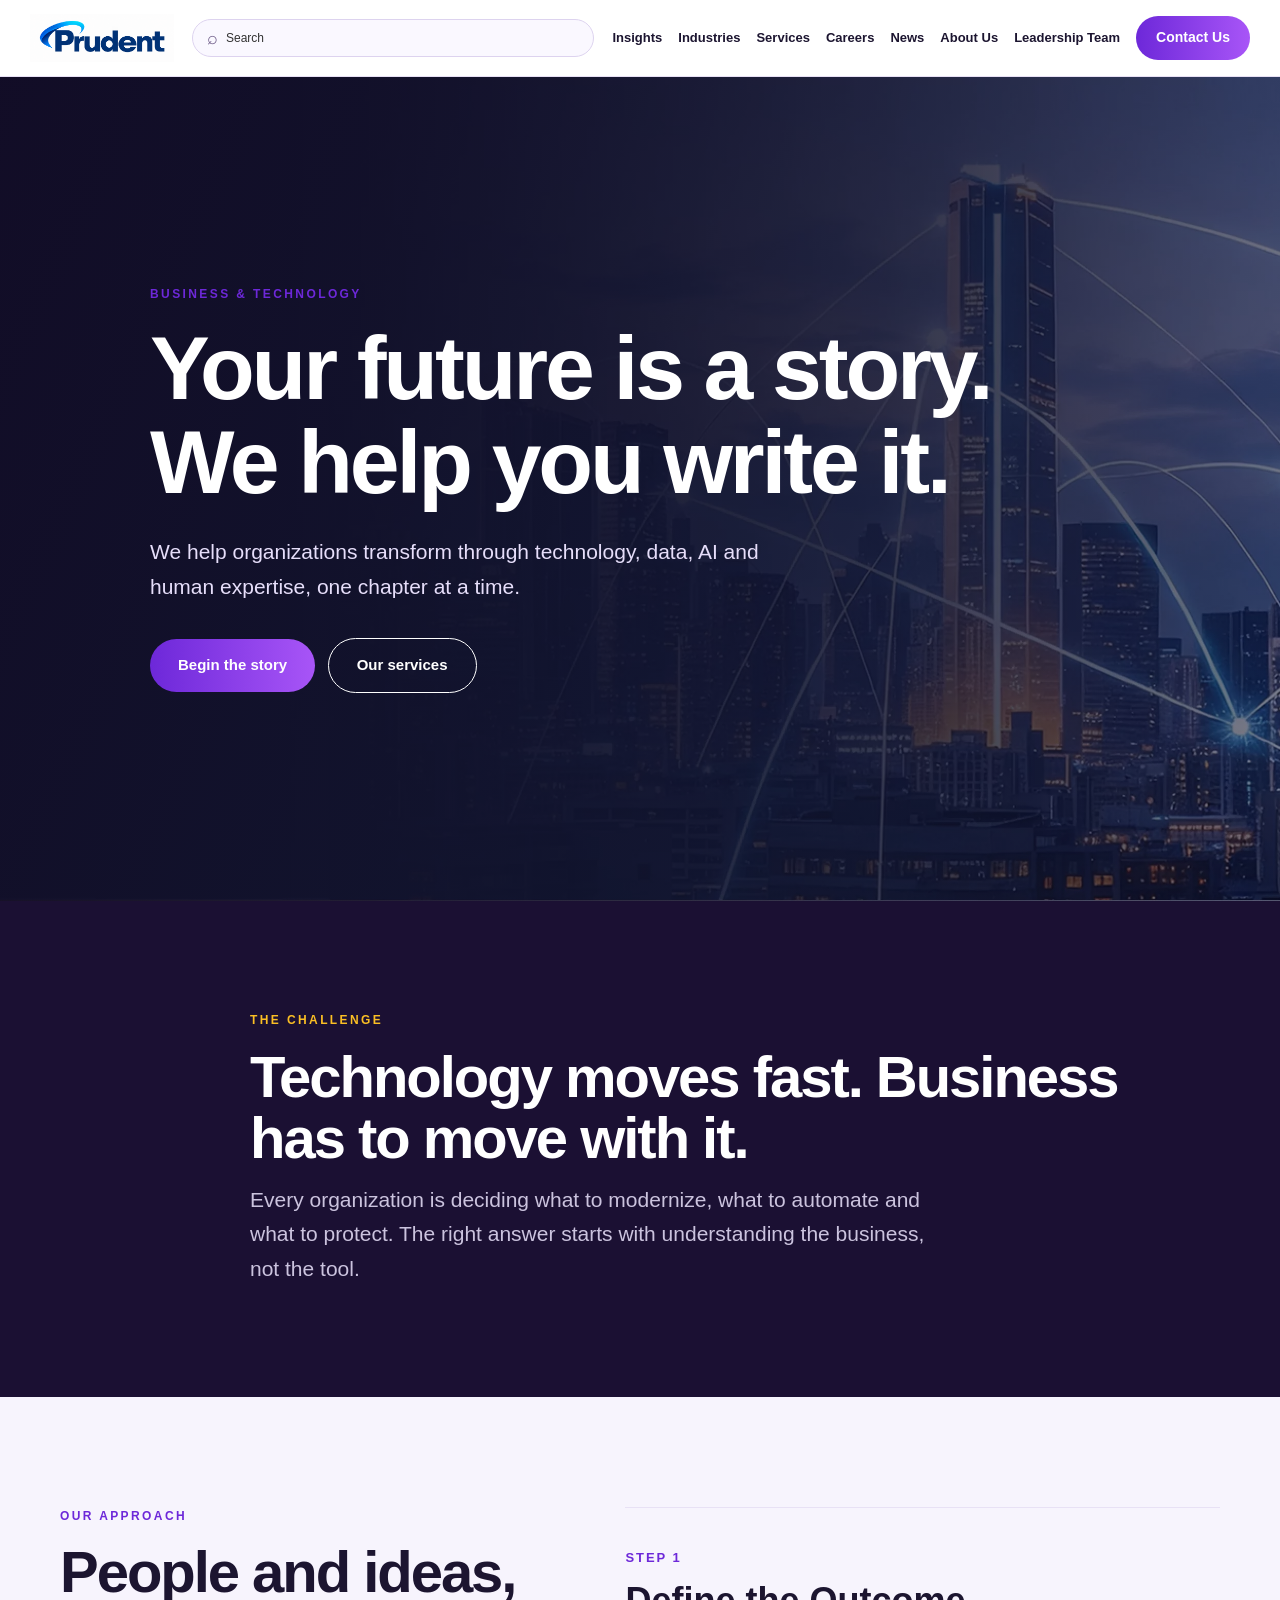
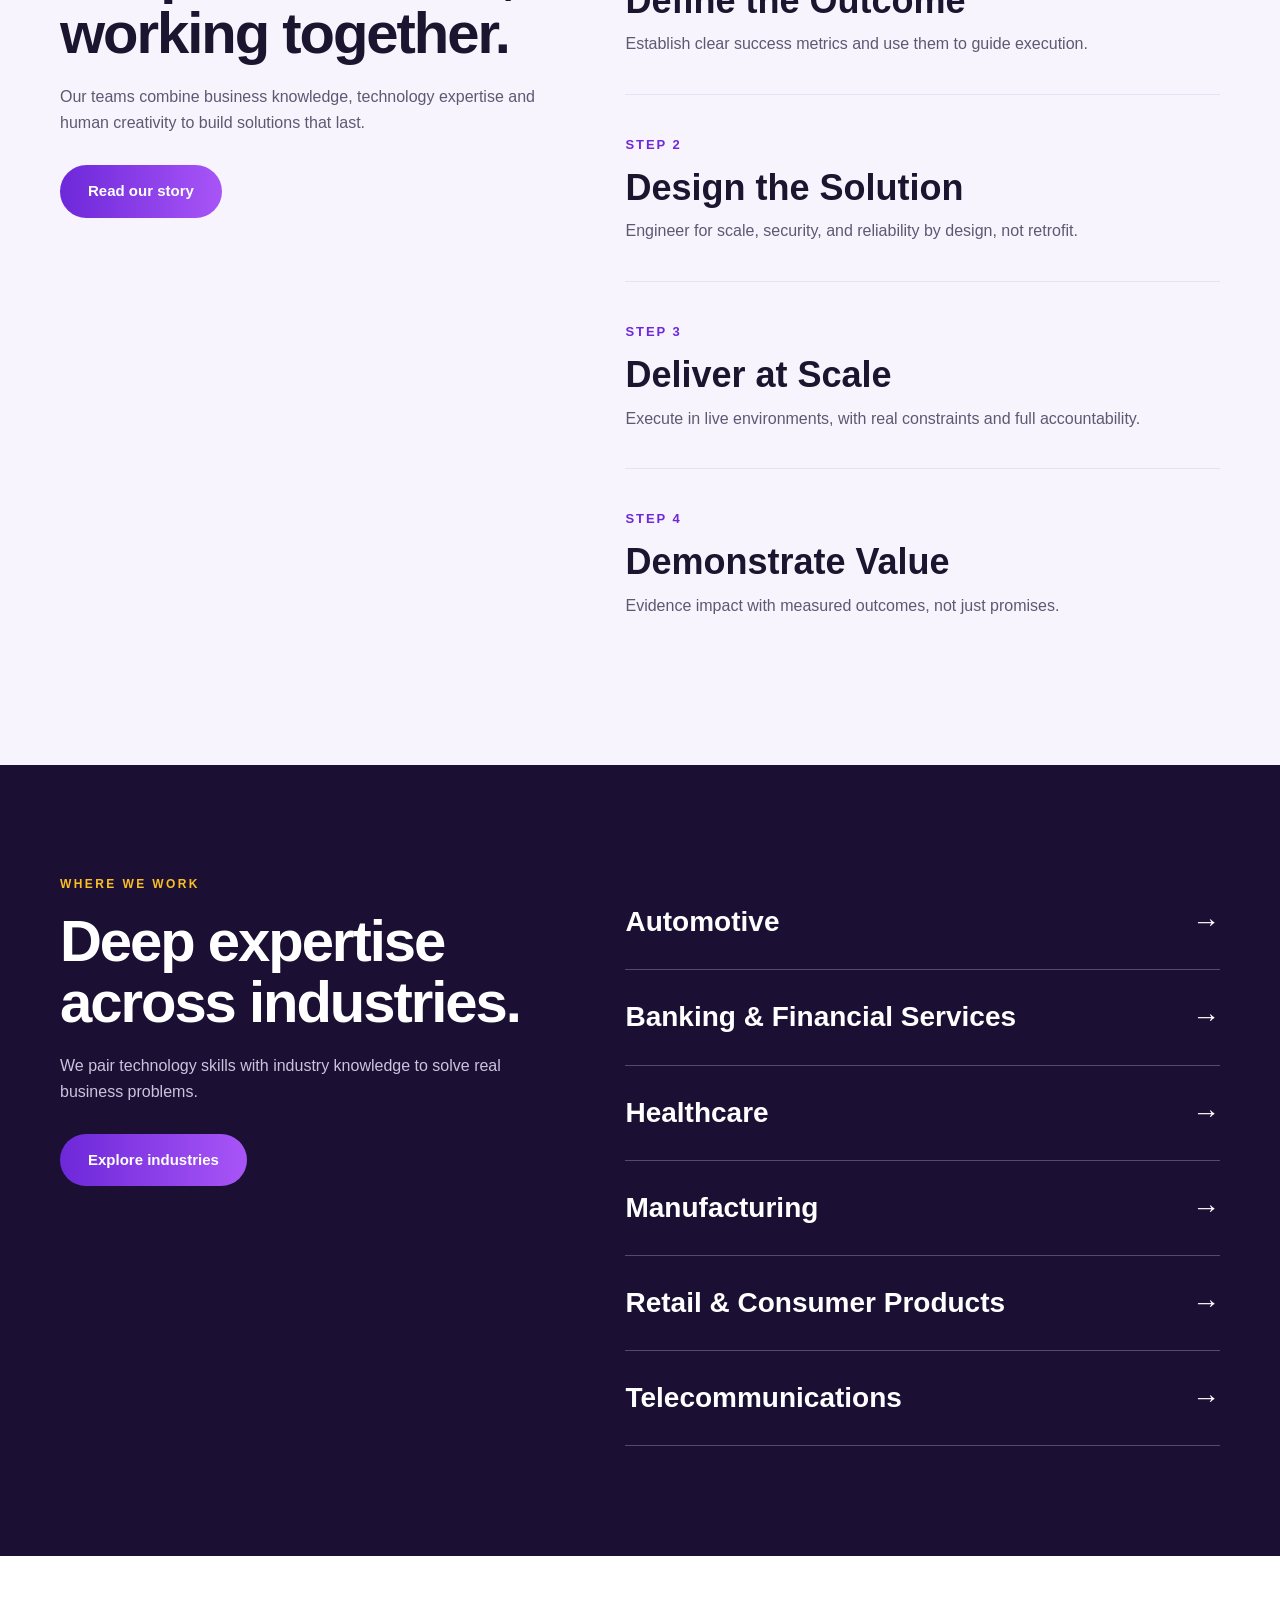
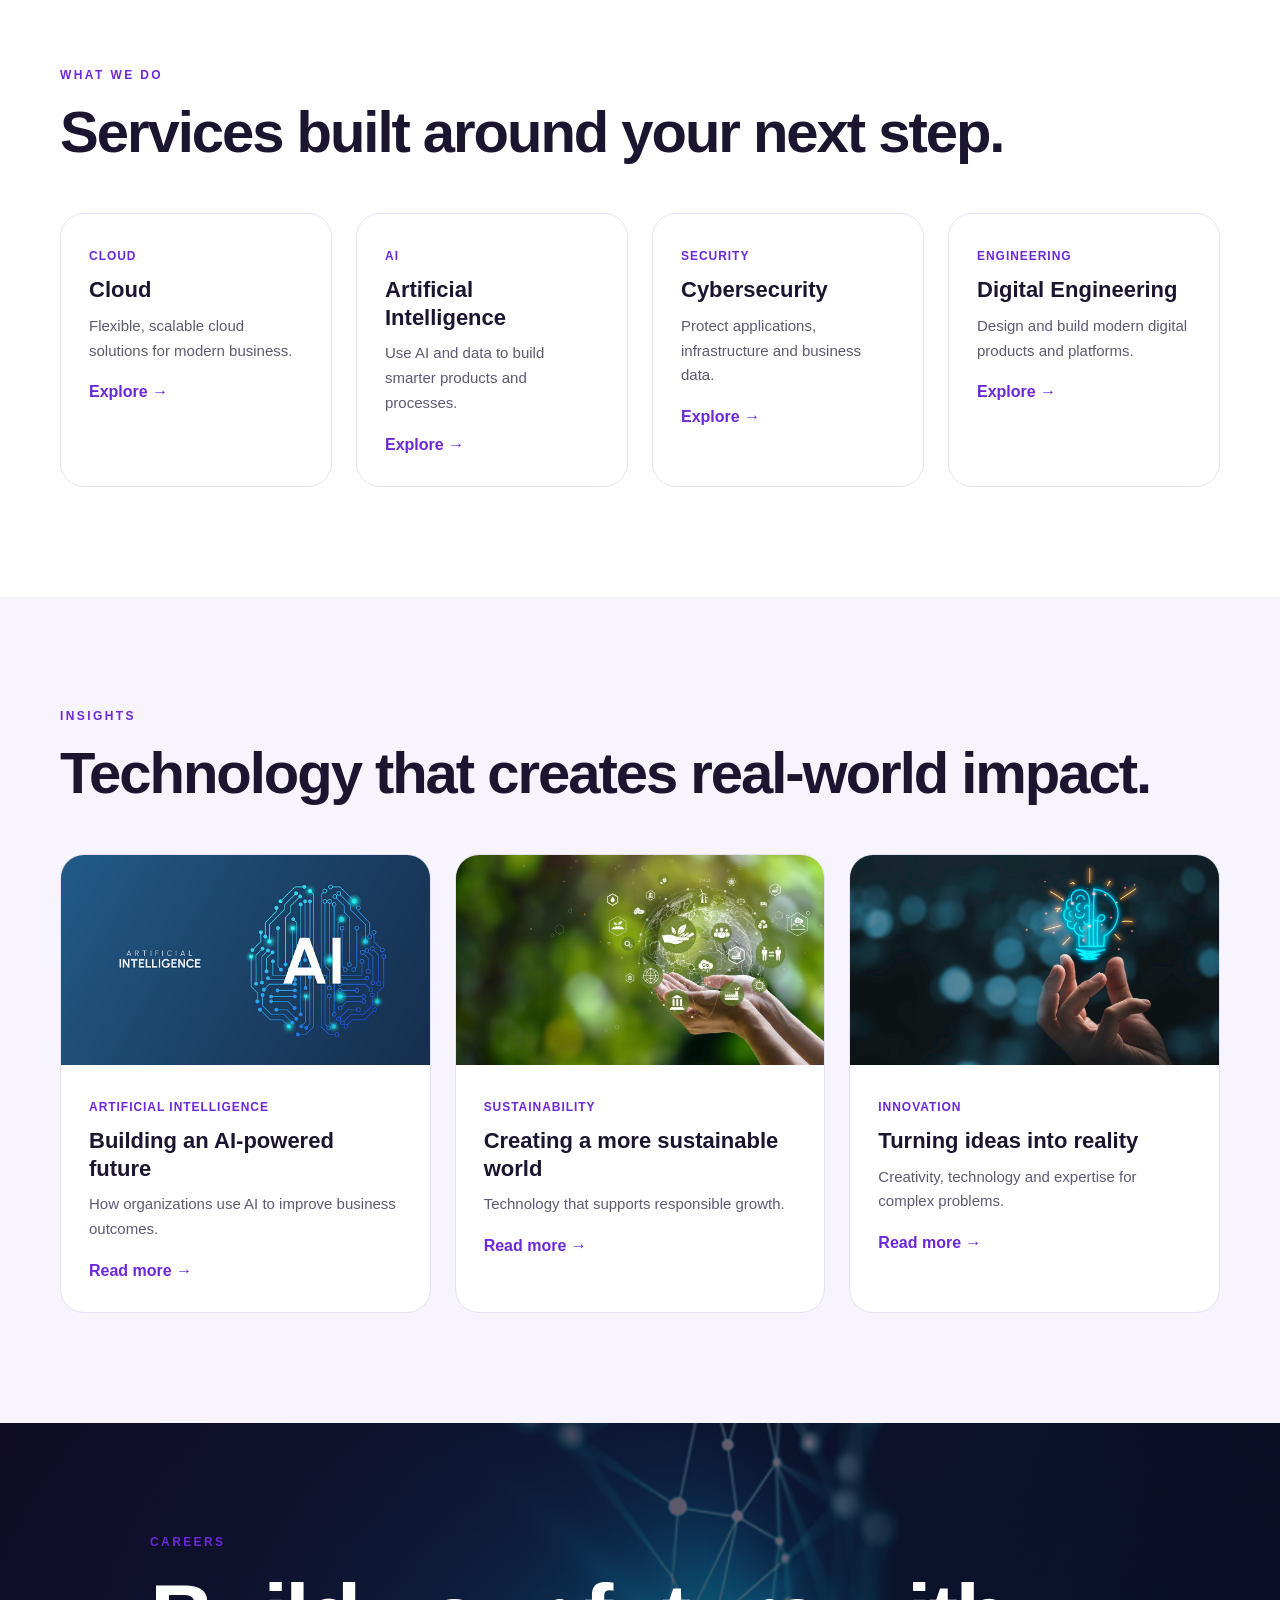
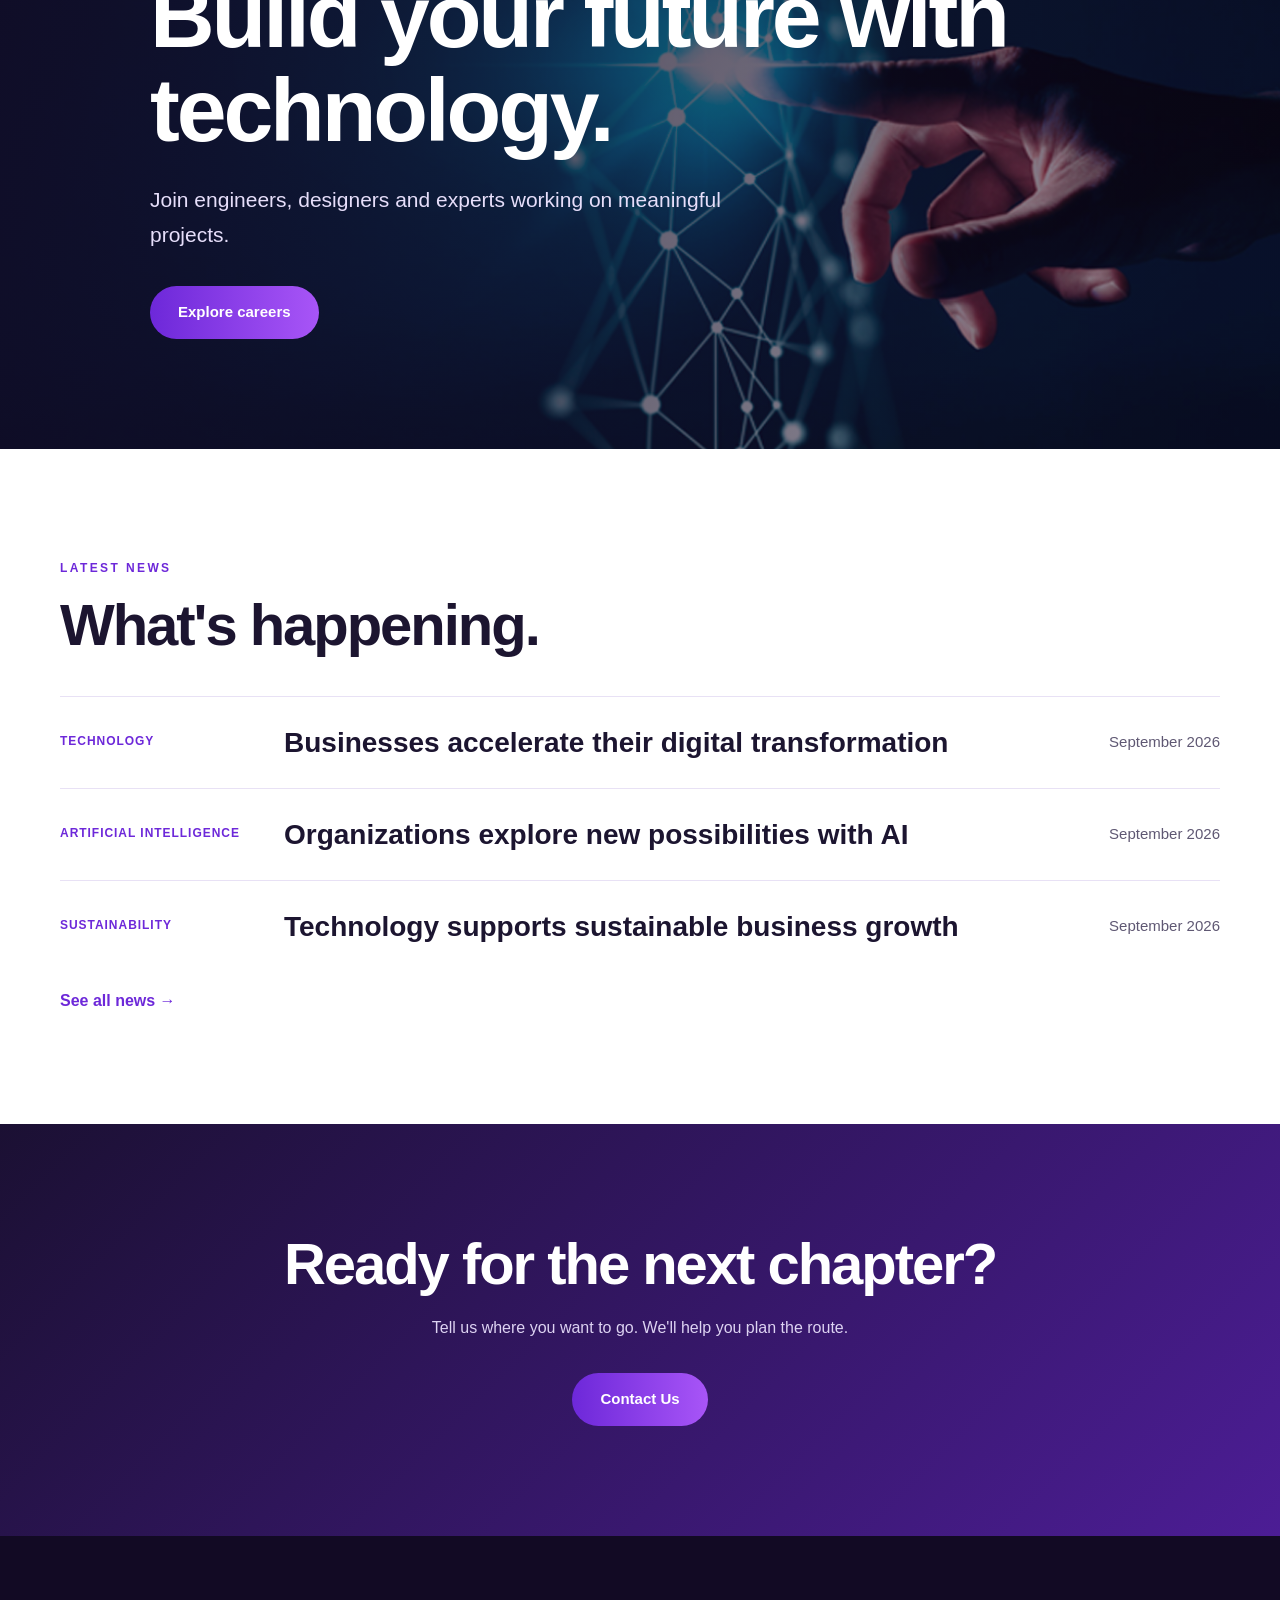
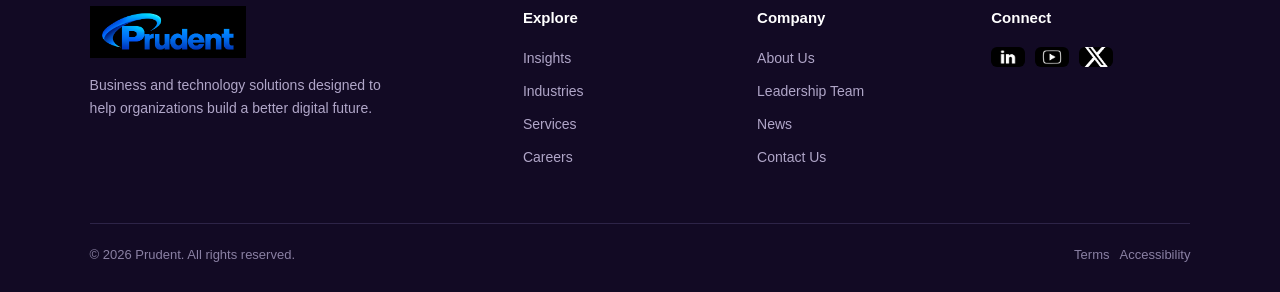
<file: index.html>
<!doctype html>
<html lang="en">

<head>
    <meta charset="UTF-8">

    <meta name="viewport" content="width=device-width, initial-scale=1.0">

    <meta name="description" content="Prudent provides consulting and technology solutions.">

    <title>Prudent | Technology & Consulting</title>

    <link rel="stylesheet" href="style.css">

    <link rel="icon" type="image/png" href="Images/logo3.png">
</head>

<body>

    <!-- CONTACT POPUP -->

    <input type="checkbox" id="contact-toggle" class="tg">

    <div class="cd">

        <label for="contact-toggle" class="cd-bg" aria-label="Close">
        </label>

        <div class="cd-box" role="dialog" aria-labelledby="cd-t">

            <label for="contact-toggle" class="x" aria-label="Close">
                &times;
            </label>

            <h2 id="cd-t">
                Schedule a Consultation
            </h2>

            <div class="cd-div">
                &#8595;
            </div>

            <form action="#thank-you" method="get">

                <div class="f">

                    <label for="cn">
                        Full Name <i>*</i>
                    </label>

                    <input id="cn" type="text" placeholder="Enter Your Full Name" pattern="[A-Z][a-z]+ [A-Z][a-z]+"
                        title="Enter first name and last name with the first letter of each name capitalized." required
                        autocomplete="name">

                </div>

                <div class="f">

                    <label for="cc">
                        Company Name <i>*</i>
                    </label>

                    <input id="cc" type="text" placeholder="Enter Your Company Name"
                        pattern="[a-zA-Z0-9]+( [a-zA-Z0-9]+)*" minlength="2" title="Enter a valid company name."
                        required autocomplete="organization">

                </div>

                <div class="f">

                    <label for="ce">
                        Work Email <i>*</i>
                    </label>

                    <input id="ce" type="email" placeholder="Enter Your Work Email"
                        pattern="(?!.*@(gmail|googlemail|yahoo|ymail|rocketmail|hotmail|outlook|live|msn|aol|icloud|protonmail|proton|zoho|gmx|yandex|rediffmail)\.)[a-zA-Z0-9._%+\-]+@[a-zA-Z0-9\-]+(\.[a-zA-Z0-9\-]+)*\.[a-zA-Z]{2,}"
                        title="Enter your work email address. Personal emails such as Gmail, Yahoo, or Outlook are not accepted."
                        required autocomplete="email">

                </div>

                <div class="f">

                    <label for="cp">
                        Phone Number
                    </label>

                    <input id="cp" type="tel" pattern="[0-9]{10}" maxlength="10" placeholder="Enter Your Phone Number"
                        title="Enter exactly 10 numbers." autocomplete="tel">

                </div>

                <div class="f">

                    <label for="cr">
                        Role / Title
                    </label>

                    <input id="cr" type="text" pattern="[A-Za-z]+( [A-Za-z]+)*"
                        title="Enter a valid role using letters only." placeholder="Enter Your Role / Title"
                        autocomplete="organization-title">

                </div>

                <div class="f">

                    <label for="cs">
                        Service <i>*</i>
                    </label>

                    <select id="cs" required>

                        <option value="">
                            --Select Service--
                        </option>

                        <option value="Digital Transformation">
                            Digital Transformation
                        </option>

                        <option value="Cybersecurity Services">
                            Cybersecurity Services
                        </option>

                        <option value="Data & AI Services">
                            Data &amp; AI Services
                        </option>

                        <option value="Enterprise Applications">
                            Enterprise Applications
                        </option>

                        <option value="Technology Staffing">
                            Technology Staffing
                        </option>

                    </select>

                </div>

                <div class="f full">

                    <label for="cq">
                        Please explain your requirement in brief
                    </label>

                    <textarea id="cq" rows="4" placeholder="Tell us about your requirement"></textarea>

                </div>

                <label class="agree full">

                    <input type="checkbox" required>

                    <b>
                        AGREE <i>*</i>
                    </b>

                    <span>
                        By checking the box above, you agree to receive
                        text messages from Prudent Technologies and
                        Consulting Inc regarding updates, alerts,
                        and notifications.
                    </span>

                </label>

                <p class="sms full">

                    <b>
                        SMS SHARING DISCLOSURE:
                    </b>

                    No mobile information will be shared with
                    third parties/affiliates for marketing/promotional
                    purposes at any time.

                </p>

                <button type="submit" class="btn">
                    Submit
                </button>

            </form>

        </div>

    </div>


    <div class="thank-popup" id="thank-you">

        <a href="#" class="thank-popup-bg" aria-label="Close">
        </a>

        <div class="thank-popup-box" role="dialog" aria-labelledby="thank-t">

            <a href="#" class="thank-close" aria-label="Close">
                &times;
            </a>

            <div class="thank-popup-icon">
                &#10003;
            </div>

            <h2 id="thank-t">
                Thank You!
            </h2>

            <p>
                Your consultation request has been submitted successfully.
            </p>

            <a href="index.html" class="btn">
                Close
            </a>

        </div>

    </div>


    <!-- MOBILE NAVIGATION -->

    <input type="checkbox" id="nav-toggle" class="tg">


    <!-- HEADER -->

    <header class="sh">

        <div class="sh-in">

            <a class="sh-logo" href="index.html">

                <img src="Images/logo.png" alt="Prudent home" title="Home">

            </a>


            <!-- SEARCH -->

            <form class="sq" action="https://www.google.com/search" method="get" target="_blank" role="search">

                <span class="search-icon">
                    ⌕
                </span>

                <input type="hidden" name="as_sitesearch" value="yourdomain.com">

                <input type="search" name="q" placeholder="Search" aria-label="Search">

            </form>


            <!-- NAVIGATION -->

            <nav class="sn">

                <a href="insights.html">
                    Insights
                </a>

                <a href="industries.html">
                    Industries
                </a>

                <a href="services.html">
                    Services
                </a>

                <a href="careers.html">
                    Careers
                </a>

                <a href="news.html">
                    News
                </a>

                <a href="about-us.html">
                    About Us
                </a>

                <a href="leadership.html">
                    Leadership Team
                </a>

                <label for="contact-toggle" class="btn">
                    Contact Us
                </label>

            </nav>


            <!-- MOBILE MENU -->

            <label for="nav-toggle" class="burger" aria-label="Open menu">

                <i></i>
                <i></i>
                <i></i>

            </label>

        </div>

    </header>


    <!-- MAIN CONTENT -->

    <main>


        <!-- HERO -->

        <section class="hero">

            <div class="wrap">

                <span class="eyebrow">
                    Business &amp; Technology
                </span>

                <h1>
                    Your future is a story.
                    We help you write it.
                </h1>

                <p class="lead">
                    We help organizations transform through technology,
                    data, AI and human expertise, one chapter at a time.
                </p>

                <a href="#story" class="btn">
                    Begin the story
                </a>

                <a href="services.html" class="btn ghost">
                    Our services
                </a>

            </div>

        </section>


        <!-- STORY -->

        <section class="dark" id="story">

            <div class="wrap chap">

                <div class="no rv">
                    01
                </div>

                <div class="rv">

                    <span class="eyebrow">
                        The challenge
                    </span>

                    <h2>
                        Technology moves fast.
                        Business has to move with it.
                    </h2>

                    <p class="big">
                        Every organization is deciding what to modernize,
                        what to automate and what to protect. The right
                        answer starts with understanding the business,
                        not the tool.
                    </p>

                </div>

            </div>

        </section>


        <!-- APPROACH -->

        <section class="soft">

            <div class="wrap split">

                <div class="stick rv">

                    <span class="eyebrow">
                        Our approach
                    </span>

                    <h2>
                        People and ideas, working together.
                    </h2>

                    <p>
                        Our teams combine business knowledge,
                        technology expertise and human creativity
                        to build solutions that last.
                    </p>

                    <a href="about-us.html" class="btn">
                        Read our story
                    </a>

                </div>


                <div>

                    <div class="step rv">

                        <b>
                            STEP 1
                        </b>

                        <h3>
                            Define the Outcome
                        </h3>

                        <p>
                            Establish clear success metrics and use
                            them to guide execution.
                        </p>

                    </div>


                    <div class="step rv">

                        <b>
                            STEP 2
                        </b>

                        <h3>
                            Design the Solution
                        </h3>

                        <p>
                            Engineer for scale, security, and reliability
                            by design, not retrofit.
                        </p>

                    </div>


                    <div class="step rv">

                        <b>
                            STEP 3
                        </b>

                        <h3>
                            Deliver at Scale
                        </h3>

                        <p>
                            Execute in live environments, with real
                            constraints and full accountability.
                        </p>

                    </div>


                    <div class="step rv">

                        <b>
                            STEP 4
                        </b>

                        <h3>
                            Demonstrate Value
                        </h3>

                        <p>
                            Evidence impact with measured outcomes,
                            not just promises.
                        </p>

                    </div>

                </div>

            </div>

        </section>


        <!-- INDUSTRIES -->

        <section class="dark">

            <div class="wrap split">

                <div class="stick rv">

                    <span class="eyebrow">
                        Where we work
                    </span>

                    <h2>
                        Deep expertise across industries.
                    </h2>

                    <p>
                        We pair technology skills with industry knowledge
                        to solve real business problems.
                    </p>

                    <a href="industries.html" class="btn">
                        Explore industries
                    </a>

                </div>


                <div class="il rv">

                    <a href="industries.html#automotive">
                        Automotive
                        <span>→</span>
                    </a>

                    <a href="industries.html#banking">
                        Banking &amp; Financial Services
                        <span>→</span>
                    </a>

                    <a href="industries.html#healthcare">
                        Healthcare
                        <span>→</span>
                    </a>

                    <a href="industries.html#manufacturing">
                        Manufacturing
                        <span>→</span>
                    </a>

                    <a href="industries.html#retail">
                        Retail &amp; Consumer Products
                        <span>→</span>
                    </a>

                    <a href="industries.html#telecom">
                        Telecommunications
                        <span>→</span>
                    </a>

                </div>

            </div>

        </section>


        <!-- SERVICES -->

        <section>

            <div class="wrap">

                <span class="eyebrow rv">
                    What we do
                </span>

                <h2 class="rv">
                    Services built around your next step.
                </h2>


                <div class="grid g4">


                    <a class="card rv" href="services.html#cloud">

                        <div class="tx">

                            <span class="tag">
                                CLOUD
                            </span>

                            <h3>
                                Cloud
                            </h3>

                            <p>
                                Flexible, scalable cloud solutions
                                for modern business.
                            </p>

                            <span class="more">
                                Explore →
                            </span>

                        </div>

                    </a>


                    <a class="card rv" href="services.html#ai">

                        <div class="tx">

                            <span class="tag">
                                AI
                            </span>

                            <h3>
                                Artificial Intelligence
                            </h3>

                            <p>
                                Use AI and data to build smarter
                                products and processes.
                            </p>

                            <span class="more">
                                Explore →
                            </span>

                        </div>

                    </a>


                    <a class="card rv" href="services.html#cybersecurity">

                        <div class="tx">

                            <span class="tag">
                                SECURITY
                            </span>

                            <h3>
                                Cybersecurity
                            </h3>

                            <p>
                                Protect applications, infrastructure
                                and business data.
                            </p>

                            <span class="more">
                                Explore →
                            </span>

                        </div>

                    </a>


                    <a class="card rv" href="services.html#engineering">

                        <div class="tx">

                            <span class="tag">
                                ENGINEERING
                            </span>

                            <h3>
                                Digital Engineering
                            </h3>

                            <p>
                                Design and build modern digital
                                products and platforms.
                            </p>

                            <span class="more">
                                Explore →
                            </span>

                        </div>

                    </a>

                </div>

            </div>

        </section>


        <!-- INSIGHTS -->

        <section class="soft">

            <div class="wrap">

                <span class="eyebrow rv">
                    Insights
                </span>

                <h2 class="rv">
                    Technology that creates real-world impact.
                </h2>


                <div class="grid">


                    <a class="card rv" href="insights.html#ai">

                        <div class="im ai-image"></div>

                        <div class="tx">

                            <span class="tag">
                                ARTIFICIAL INTELLIGENCE
                            </span>

                            <h3>
                                Building an AI-powered future
                            </h3>

                            <p>
                                How organizations use AI to improve
                                business outcomes.
                            </p>

                            <span class="more">
                                Read more →
                            </span>

                        </div>

                    </a>


                    <a class="card rv" href="insights.html#sustainability">

                        <div class="im sustainability-image"></div>

                        <div class="tx">

                            <span class="tag">
                                SUSTAINABILITY
                            </span>

                            <h3>
                                Creating a more sustainable world
                            </h3>

                            <p>
                                Technology that supports responsible growth.
                            </p>

                            <span class="more">
                                Read more →
                            </span>

                        </div>

                    </a>


                    <a class="card rv" href="insights.html#innovation">

                        <div class="im innovation-image"></div>

                        <div class="tx">

                            <span class="tag">
                                INNOVATION
                            </span>

                            <h3>
                                Turning ideas into reality
                            </h3>

                            <p>
                                Creativity, technology and expertise
                                for complex problems.
                            </p>

                            <span class="more">
                                Read more →
                            </span>

                        </div>

                    </a>

                </div>

            </div>

        </section>


        <!-- CAREERS -->

        <section class="hero sm careers-image">

            <div class="wrap">

                <span class="eyebrow">
                    Careers
                </span>

                <h1>
                    Build your future with technology.
                </h1>

                <p class="lead">
                    Join engineers, designers and experts working
                    on meaningful projects.
                </p>

                <a href="careers.html" class="btn">
                    Explore careers
                </a>

            </div>

        </section>


        <!-- NEWS -->

        <section>

            <div class="wrap">

                <span class="eyebrow rv">
                    Latest news
                </span>

                <h2 class="rv">
                    What's happening.
                </h2>


                <div class="nl" style="margin-top: 40px">

                    <a href="news.html#a1" class="rv">

                        <span class="tag">
                            TECHNOLOGY
                        </span>

                        <h3>
                            Businesses accelerate their digital transformation
                        </h3>

                        <time>
                            September 2026
                        </time>

                    </a>


                    <a href="news.html#a2" class="rv">

                        <span class="tag">
                            ARTIFICIAL INTELLIGENCE
                        </span>

                        <h3>
                            Organizations explore new possibilities with AI
                        </h3>

                        <time>
                            September 2026
                        </time>

                    </a>


                    <a href="news.html#a3" class="rv">

                        <span class="tag">
                            SUSTAINABILITY
                        </span>

                        <h3>
                            Technology supports sustainable business growth
                        </h3>

                        <time>
                            September 2026
                        </time>

                    </a>

                </div>


                <a href="news.html" class="more">
                    See all news →
                </a>

            </div>

        </section>


        <!-- CTA -->

        <section class="cta">

            <div class="wrap">

                <h2 class="rv">
                    Ready for the next chapter?
                </h2>

                <p>
                    Tell us where you want to go.
                    We'll help you plan the route.
                </p>

                <label for="contact-toggle" class="btn">
                    Contact Us
                </label>

            </div>

        </section>

    </main>


    <!-- FOOTER -->

    <footer class="sf">

        <div class="sf-g">


            <!-- COMPANY -->

            <div>

                <img src="Images/logo1.png" alt="Prudent">

                <p>
                    Business and technology solutions designed
                    to help organizations build a better digital future.
                </p>

            </div>


            <!-- EXPLORE -->

            <div>

                <h4>
                    Explore
                </h4>

                <a href="insights.html">
                    Insights
                </a>

                <a href="industries.html">
                    Industries
                </a>

                <a href="services.html">
                    Services
                </a>

                <a href="careers.html">
                    Careers
                </a>

            </div>


            <!-- COMPANY LINKS -->

            <div>

                <h4>
                    Company
                </h4>

                <a href="about-us.html">
                    About Us
                </a>

                <a href="leadership.html">
                    Leadership Team
                </a>

                <a href="news.html">
                    News
                </a>

                <label for="contact-toggle">
                    Contact Us
                </label>

            </div>


            <!-- SOCIAL MEDIA -->

            <div>

                <h4>
                    Connect
                </h4>

                <div class="soc">

                    <a href="https://www.linkedin.com/company/prudent-technologies-and-consulting-inc/posts/?feedView=all"
                        aria-label="LinkedIn">

                        <img src="Images/LinkedIn.jpg" alt="LinkedIn">

                    </a>


                    <a href="https://www.youtube.com/@PrudentTechnologiesConsulting" aria-label="YouTube">

                        <img src="Images/youtube.jpg" alt="YouTube">

                    </a>


                    <a href="https://x.com/Prudent_USA" aria-label="Twitter">

                        <img src="Images/twitter.jpg" alt="Twitter">

                    </a>

                </div>

            </div>

        </div>


        <!-- FOOTER BOTTOM -->

        <div class="sf-b">

            <span>
                © 2026 Prudent.
                All rights reserved.
            </span>

            <span>
                Terms
                &nbsp;
                Accessibility
            </span>

        </div>

    </footer>

</body>

</html>
</file>
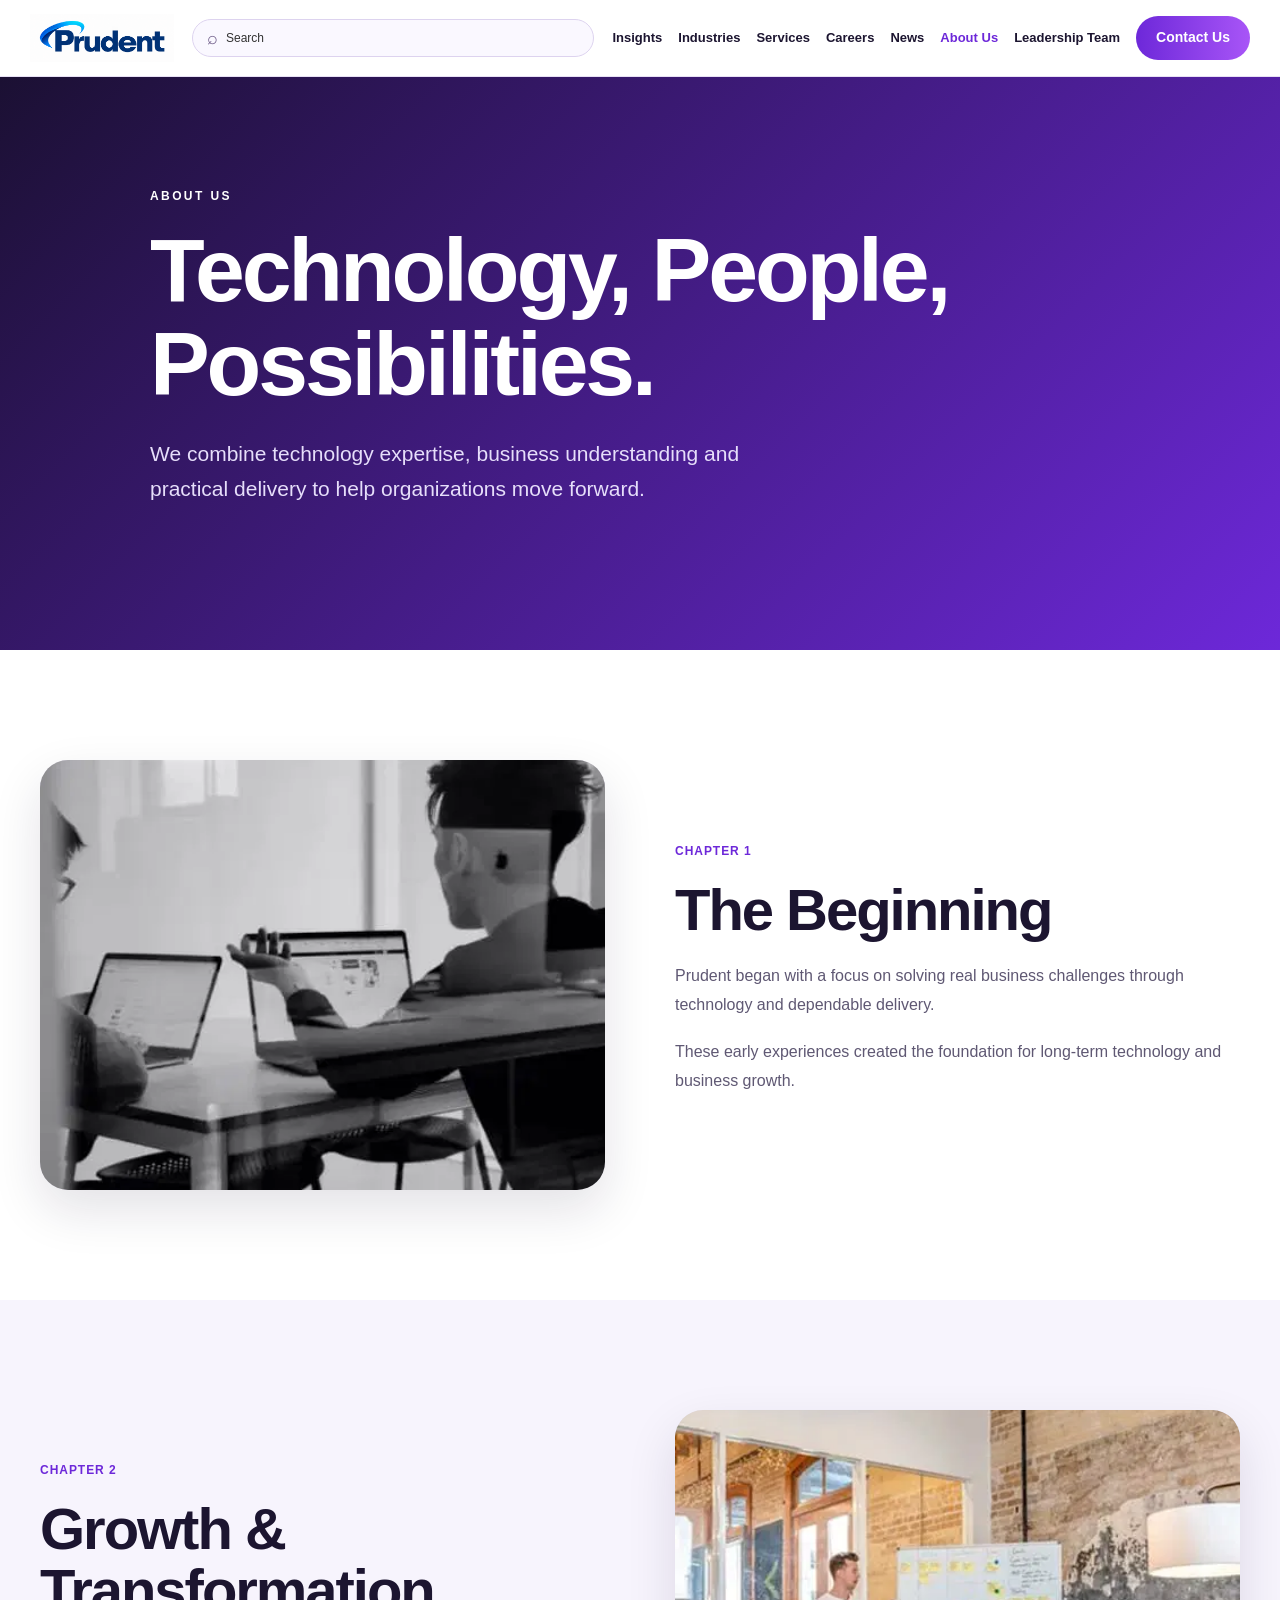
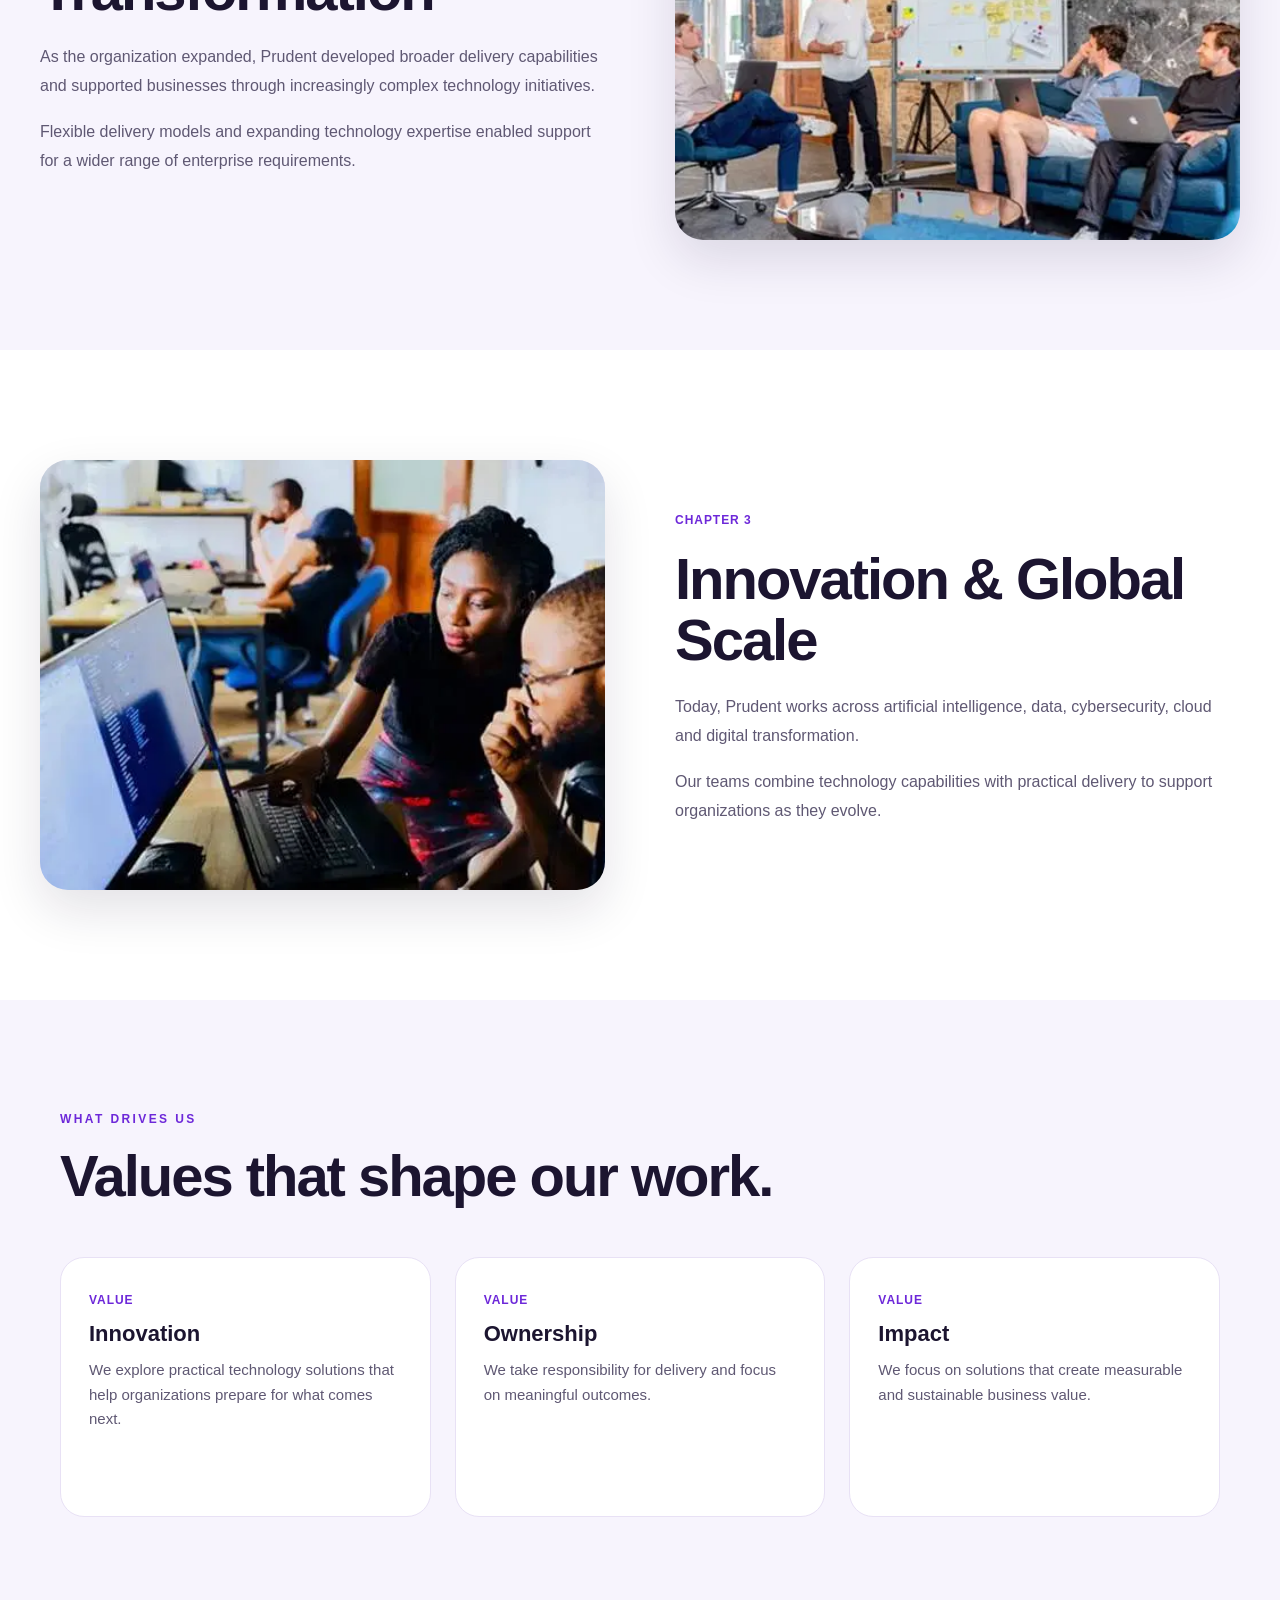
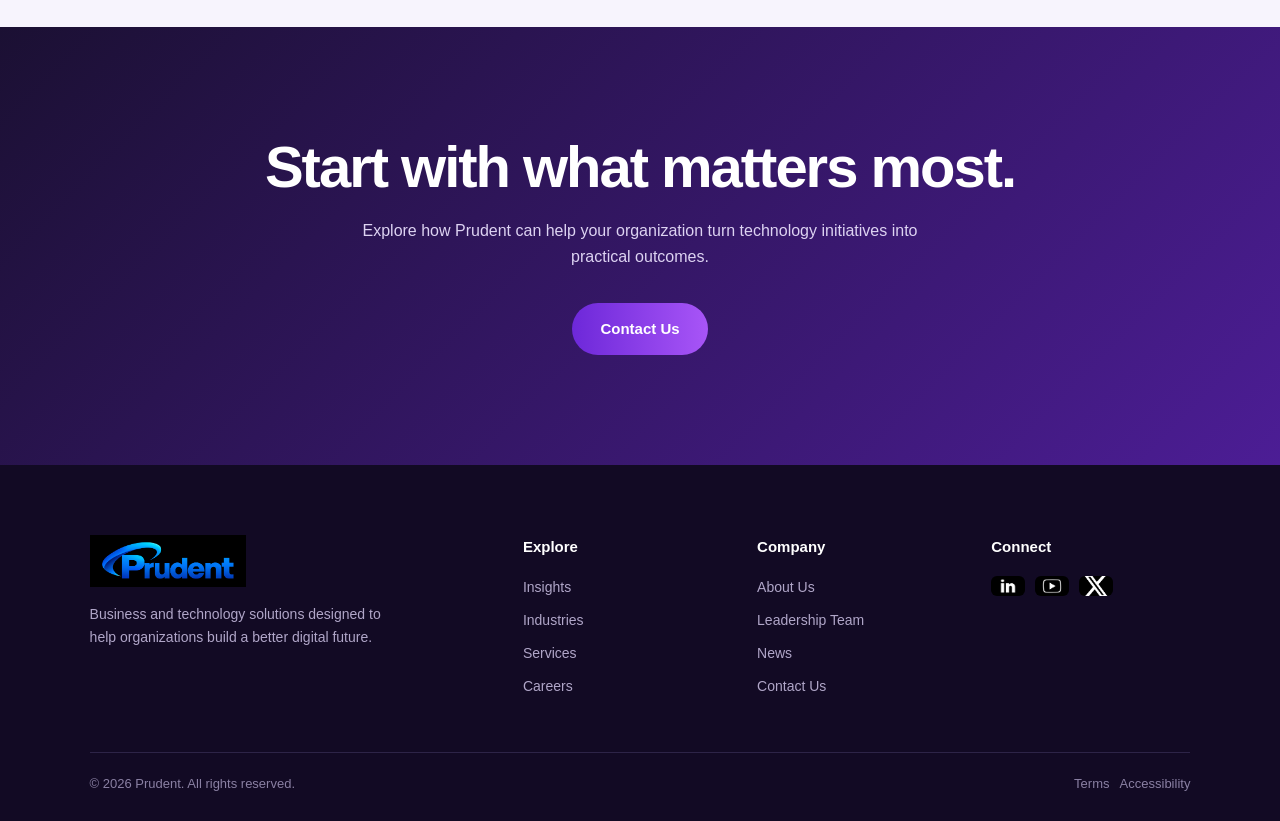
<file: about-us.html>
<!DOCTYPE html>
<html lang="en">

<head>

    <meta charset="UTF-8">

    <meta name="viewport" content="width=device-width, initial-scale=1.0">

    <meta name="description" content="About Prudent and our technology, people and possibilities.">

    <title>About Us | Prudent</title>

    <link rel="stylesheet" href="style.css">

    <link rel="icon" type="image/png" href="Images/logo3.png">

</head>


<body>


    <input type="checkbox" id="contact-toggle" class="tg">


    <input type="checkbox" id="thank-toggle" class="tg">


    <div class="cd">

        <label for="contact-toggle" class="cd-bg" aria-label="Close">
        </label>


        <div class="cd-box" role="dialog" aria-labelledby="cd-t">


            <label for="contact-toggle" class="x" aria-label="Close">

                &times;

            </label>


            <h2 id="cd-t">
                Schedule a Consultation
            </h2>


            <div class="cd-div">
                &#8595;
            </div>


            <form action="#thank-you" method="get">

                <div class="f">

                    <label for="cn">
                        Full Name <i>*</i>
                    </label>

                    <input id="cn" type="text" placeholder="Enter Your Full Name" pattern="[A-Z][a-z]+ [A-Z][a-z]+"
                        title="Enter first name and last name with the first letter of each name capitalized." required
                        autocomplete="name">

                </div>

                <div class="f">

                    <label for="cc">
                        Company Name <i>*</i>
                    </label>

                    <input id="cc" type="text" placeholder="Enter Your Company Name"
                        pattern="[a-zA-Z0-9]+( [a-zA-Z0-9]+)*" minlength="2" title="Enter a valid company name."
                        required autocomplete="organization">

                </div>

                <div class="f">

                    <label for="ce">
                        Work Email <i>*</i>
                    </label>

                    <input id="ce" type="email" placeholder="Enter Your Work Email"
                        pattern="(?!.*@(gmail|googlemail|yahoo|ymail|rocketmail|hotmail|outlook|live|msn|aol|icloud|protonmail|proton|zoho|gmx|yandex|rediffmail)\.)[a-zA-Z0-9._%+\-]+@[a-zA-Z0-9\-]+(\.[a-zA-Z0-9\-]+)*\.[a-zA-Z]{2,}"
                        title="Enter your work email address. Personal emails such as Gmail, Yahoo, or Outlook are not accepted."
                        required autocomplete="email">

                </div>

                <div class="f">

                    <label for="cp">
                        Phone Number
                    </label>

                    <input id="cp" type="tel" pattern="[0-9]{10}" maxlength="10" placeholder="Enter Your Phone Number"
                        title="Enter exactly 10 numbers." autocomplete="tel">

                </div>

                <div class="f">

                    <label for="cr">
                        Role / Title
                    </label>

                    <input id="cr" type="text" pattern="[A-Za-z]+( [A-Za-z]+)*"
                        title="Enter a valid role using letters only." placeholder="Enter Your Role / Title"
                        autocomplete="organization-title">

                </div>

                <div class="f">

                    <label for="cs">
                        Service <i>*</i>
                    </label>

                    <select id="cs" required>

                        <option value="">
                            --Select Service--
                        </option>

                        <option value="Digital Transformation">
                            Digital Transformation
                        </option>

                        <option value="Cybersecurity Services">
                            Cybersecurity Services
                        </option>

                        <option value="Data & AI Services">
                            Data &amp; AI Services
                        </option>

                        <option value="Enterprise Applications">
                            Enterprise Applications
                        </option>

                        <option value="Technology Staffing">
                            Technology Staffing
                        </option>

                    </select>

                </div>

                <div class="f full">

                    <label for="cq">
                        Please explain your requirement in brief
                    </label>

                    <textarea id="cq" rows="4" placeholder="Tell us about your requirement"></textarea>

                </div>

                <label class="agree full">

                    <input type="checkbox" required>

                    <b>
                        AGREE <i>*</i>
                    </b>

                    <span>
                        By checking the box above, you agree to receive
                        text messages from Prudent Technologies and
                        Consulting Inc regarding updates, alerts,
                        and notifications.
                    </span>

                </label>

                <p class="sms full">

                    <b>
                        SMS SHARING DISCLOSURE:
                    </b>

                    No mobile information will be shared with
                    third parties/affiliates for marketing/promotional
                    purposes at any time.

                </p>

                <button type="submit" class="btn">
                    Submit
                </button>

            </form>

        </div>

    </div>


    <div class="thank-popup" id="thank-you">

        <a href="#" class="thank-popup-bg" aria-label="Close">
        </a>

        <div class="thank-popup-box" role="dialog" aria-labelledby="thank-t">

            <a href="#" class="thank-close" aria-label="Close">
                &times;
            </a>

            <div class="thank-popup-icon">
                &#10003;
            </div>

            <h2 id="thank-t">
                Thank You!
            </h2>

            <p>
                Your consultation request has been submitted successfully.
            </p>

            <a href="index.html" class="btn">
                Close
            </a>

        </div>

    </div>


    <header class="sh">

        <div class="sh-in">


            <a class="sh-logo" href="index.html">

                <img src="Images/logo.png" alt="Prudent home">

            </a>


            <form class="sq" action="https://www.google.com/search" method="get" target="_blank" role="search">

                <span class="search-icon">
                    ⌕
                </span>

                <input type="hidden" name="as_sitesearch" value="yourdomain.com">

                <input type="search" name="q" placeholder="Search" aria-label="Search">

            </form>


            <input type="checkbox" id="nav-toggle" class="tg">


            <nav class="sn">

                <a href="insights.html">
                    Insights
                </a>

                <a href="industries.html">
                    Industries
                </a>

                <a href="services.html">
                    Services
                </a>

                <a href="careers.html">
                    Careers
                </a>

                <a href="news.html">
                    News
                </a>

                <a href="about-us.html" class="on">

                    About Us

                </a>

                <a href="leadership.html">
                    Leadership Team
                </a>

                <label for="contact-toggle" class="btn">

                    Contact Us

                </label>

            </nav>


            <label for="nav-toggle" class="burger" aria-label="Open menu">

                <i></i>
                <i></i>
                <i></i>

            </label>

        </div>

    </header>


    <main>


        <section class="hero sm g">

            <div class="wrap">

                <span class="eyebrow about-eyebrow">
                    About Us
                </span>


                <h1>
                    Technology, People, Possibilities.
                </h1>


                <p class="lead">
                    We combine technology expertise, business
                    understanding and practical delivery to help
                    organizations move forward.
                </p>

            </div>

        </section>


        <section class="about-story">

            <div class="wrap about-row">

                <div class="about-image">

                    <img src="Images/About-The-Begining.jpg" alt="The beginning of Prudent">

                </div>


                <div class="about-content">

                    <span class="tag">
                        CHAPTER 1
                    </span>


                    <h2>
                        The Beginning
                    </h2>


                    <p>
                        Prudent began with a focus on solving real
                        business challenges through technology and
                        dependable delivery.
                    </p>


                    <p>
                        These early experiences created the foundation
                        for long-term technology and business growth.
                    </p>

                </div>

            </div>

        </section>


        <section class="about-story about-soft">

            <div class="wrap about-row about-reverse">

                <div class="about-image">

                    <img src="Images/About-Mission.jpg" alt="Prudent mission and growth">

                </div>


                <div class="about-content">

                    <span class="tag">
                        CHAPTER 2
                    </span>


                    <h2>
                        Growth &amp; Transformation
                    </h2>


                    <p>
                        As the organization expanded, Prudent developed
                        broader delivery capabilities and supported
                        businesses through increasingly complex
                        technology initiatives.
                    </p>


                    <p>
                        Flexible delivery models and expanding
                        technology expertise enabled support for a wider
                        range of enterprise requirements.
                    </p>

                </div>

            </div>

        </section>


        <section class="about-story">

            <div class="wrap about-row">

                <div class="about-image">

                    <img src="Images/About-We-are-global.jpg" alt="Prudent global technology capabilities">

                </div>


                <div class="about-content">

                    <span class="tag">
                        CHAPTER 3
                    </span>


                    <h2>
                        Innovation &amp; Global Scale
                    </h2>


                    <p>
                        Today, Prudent works across artificial
                        intelligence, data, cybersecurity, cloud and
                        digital transformation.
                    </p>


                    <p>
                        Our teams combine technology capabilities with
                        practical delivery to support organizations as
                        they evolve.
                    </p>

                </div>

            </div>

        </section>


        <section class="soft about-values">

            <div class="wrap">

                <span class="eyebrow">
                    What drives us
                </span>


                <h2>
                    Values that shape our work.
                </h2>


                <div class="grid about-value-grid">


                    <div class="card">

                        <div class="tx">

                            <span class="tag">
                                VALUE
                            </span>

                            <h3>
                                Innovation
                            </h3>

                            <p>
                                We explore practical technology solutions
                                that help organizations prepare for what
                                comes next.
                            </p>

                        </div>

                    </div>


                    <div class="card">

                        <div class="tx">

                            <span class="tag">
                                VALUE
                            </span>

                            <h3>
                                Ownership
                            </h3>

                            <p>
                                We take responsibility for delivery and
                                focus on meaningful outcomes.
                            </p>

                        </div>

                    </div>


                    <div class="card">

                        <div class="tx">

                            <span class="tag">
                                VALUE
                            </span>

                            <h3>
                                Impact
                            </h3>

                            <p>
                                We focus on solutions that create
                                measurable and sustainable business
                                value.
                            </p>

                        </div>

                    </div>


                </div>

            </div>

        </section>


        <section class="cta">

            <div class="wrap">

                <h2>
                    Start with what matters most.
                </h2>


                <p>
                    Explore how Prudent can help your organization
                    turn technology initiatives into practical outcomes.
                </p>


                <label for="contact-toggle" class="btn">

                    Contact Us

                </label>

            </div>

        </section>


    </main>


    <footer class="sf">

        <div class="sf-g">


            <div>

                <img src="Images/logo1.png" alt="Prudent">

                <p>
                    Business and technology solutions designed to help
                    organizations build a better digital future.
                </p>

            </div>


            <div>

                <h4>
                    Explore
                </h4>

                <a href="insights.html">
                    Insights
                </a>

                <a href="industries.html">
                    Industries
                </a>

                <a href="services.html">
                    Services
                </a>

                <a href="careers.html">
                    Careers
                </a>

            </div>


            <div>

                <h4>
                    Company
                </h4>

                <a href="about-us.html">
                    About Us
                </a>

                <a href="leadership.html">
                    Leadership Team
                </a>

                <a href="news.html">
                    News
                </a>

                <label for="contact-toggle">
                    Contact Us
                </label>

            </div>


            <div>

                <h4>
                    Connect
                </h4>

                <div class="soc">

                    <a href="https://www.linkedin.com/company/prudent-technologies-and-consulting-inc/posts/?feedView=all"
                        aria-label="LinkedIn">

                        <img src="Images/LinkedIn.jpg" alt="LinkedIn">

                    </a>

                    <a href="https://www.youtube.com/@PrudentTechnologiesConsulting" aria-label="YouTube">

                        <img src="Images/youtube.jpg" alt="YouTube">

                    </a>

                    <a href="https://x.com/Prudent_USA" aria-label="Twitter">

                        <img src="Images/twitter.jpg" alt="Twitter">

                    </a>

                </div>

            </div>

        </div>


        <div class="sf-b">

            <span>
                © 2026 Prudent. All rights reserved.
            </span>


            <span>
                Terms &nbsp; Accessibility
            </span>

        </div>

    </footer>


</body>

</html>
</file>
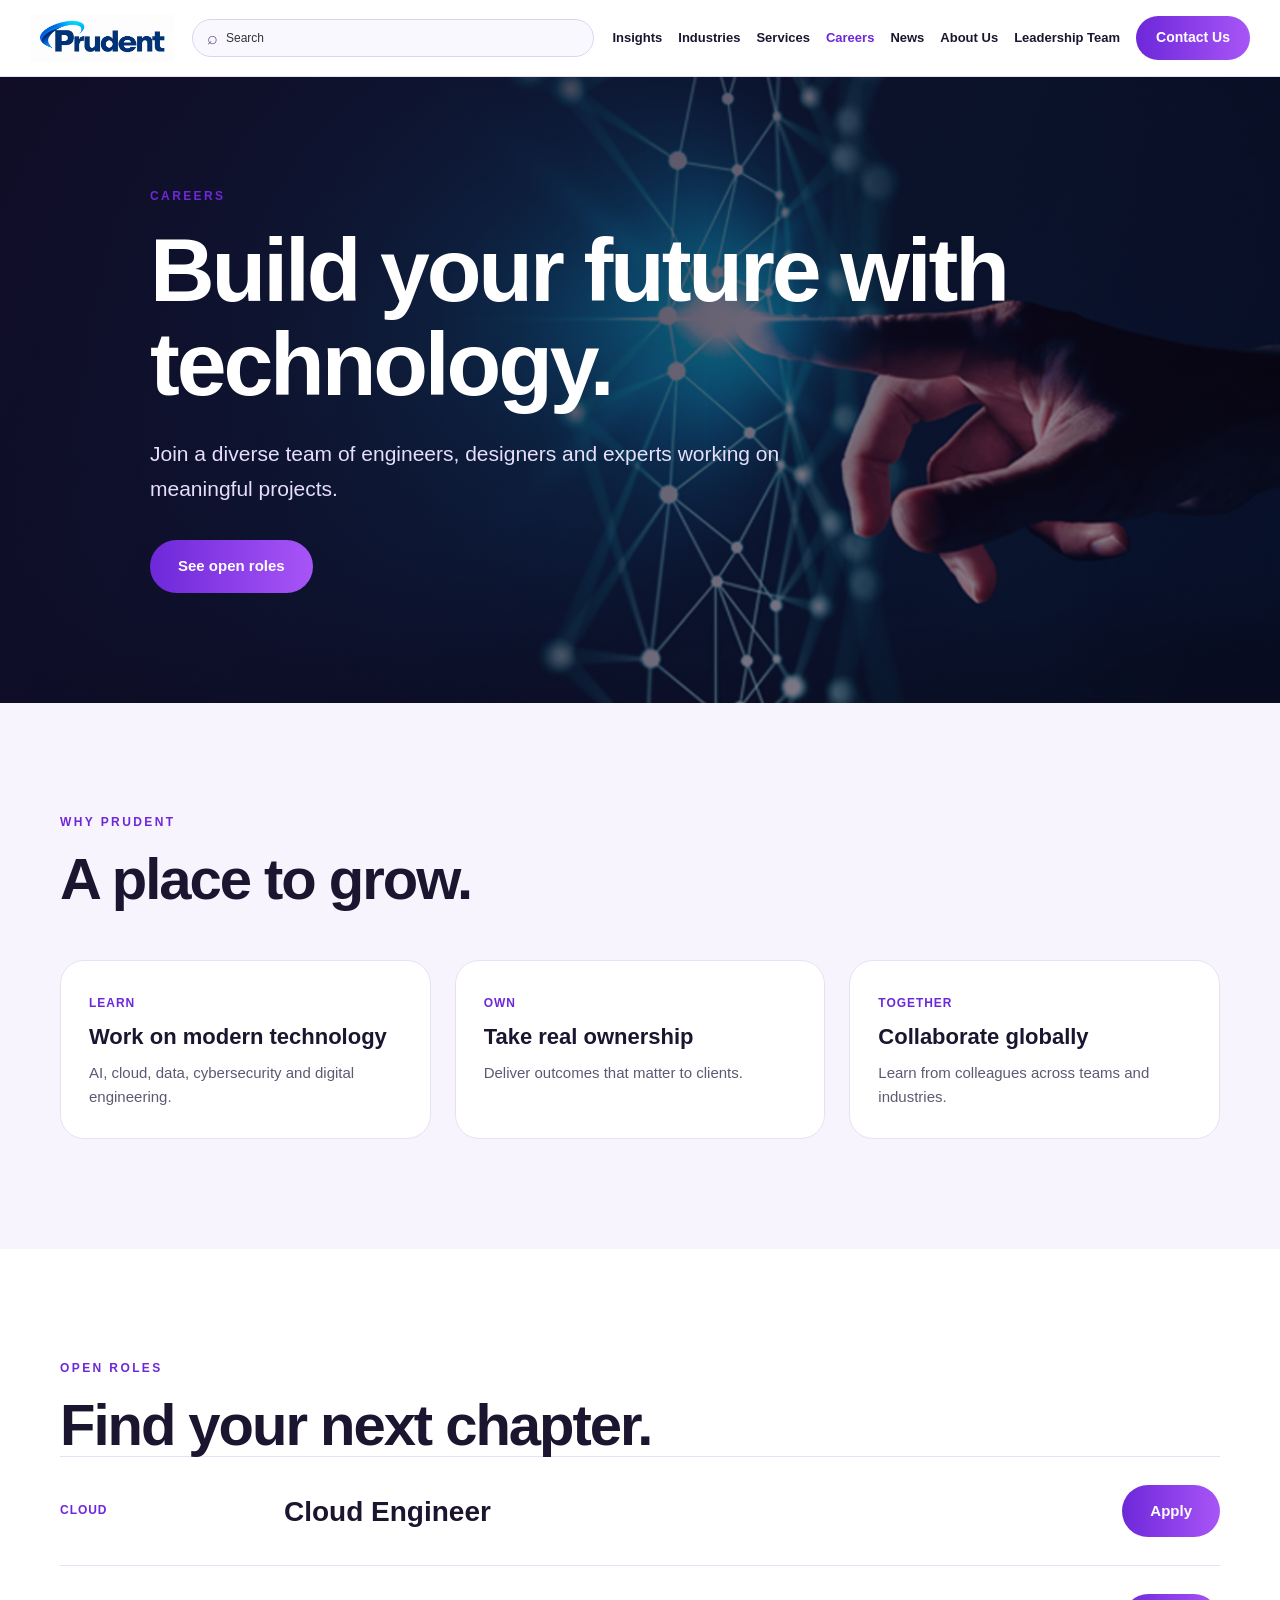
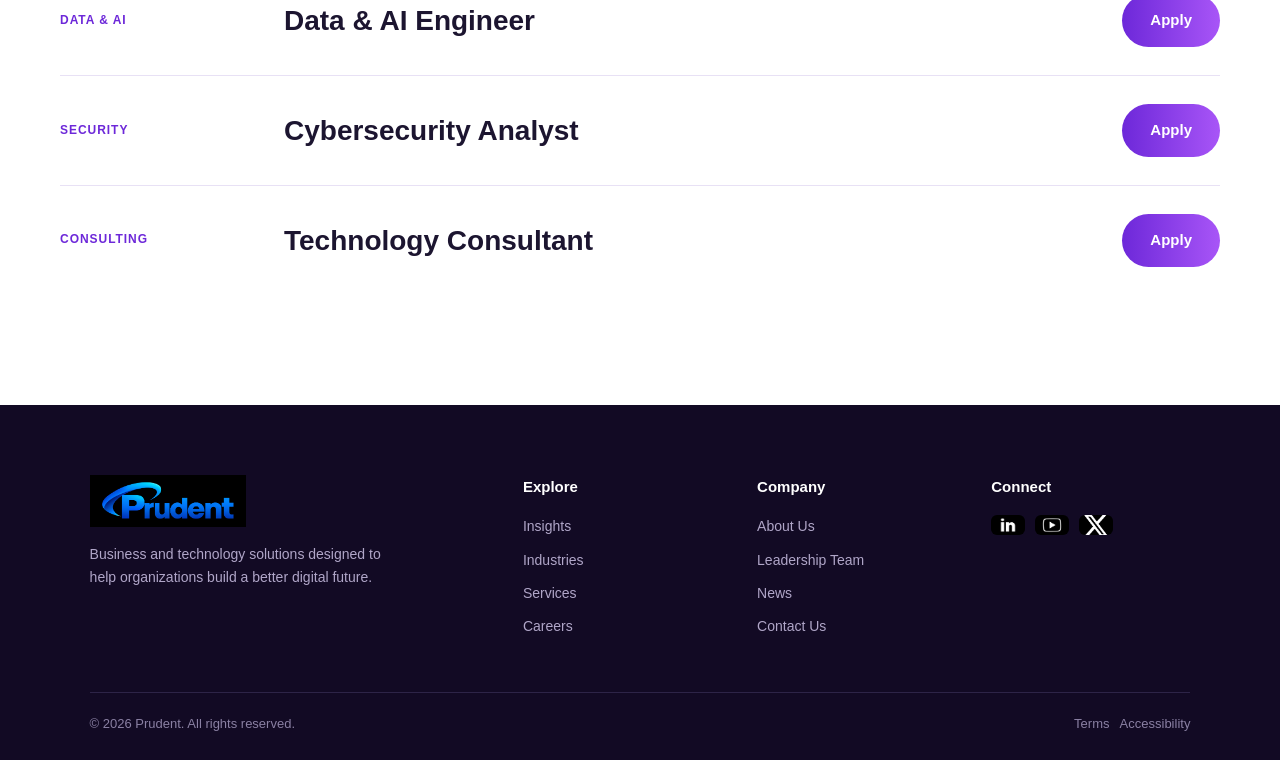
<file: careers.html>
<!DOCTYPE html>
<html lang="en">

<head>
    <meta charset="UTF-8">
    <meta name="viewport" content="width=device-width, initial-scale=1.0">

    <meta name="description" content="Careers at Prudent.">

    <title>Careers | Prudent</title>

    <link rel="stylesheet" href="style.css">
    <link rel="icon" type="image/png" href="Images/logo3.png">
</head>

<body>

    <!-- CONTACT POPUP -->

    <input type="checkbox" id="contact-toggle" class="tg">

    <div class="cd">

        <label for="contact-toggle" class="cd-bg" aria-label="Close">
        </label>

        <div class="cd-box" role="dialog" aria-labelledby="cd-t">

            <label for="contact-toggle" class="x" aria-label="Close">
                &times;
            </label>

            <h2 id="cd-t">
                Schedule a Consultation
            </h2>

            <div class="cd-div">
                &#8595;
            </div>

            <form action="#thank-you" method="get">

                <div class="f">

                    <label for="cn">
                        Full Name <i>*</i>
                    </label>

                    <input id="cn" type="text" placeholder="Enter Your Full Name" pattern="[A-Z][a-z]+ [A-Z][a-z]+"
                        title="Enter first name and last name with the first letter of each name capitalized." required
                        autocomplete="name">

                </div>

                <div class="f">

                    <label for="cc">
                        Company Name <i>*</i>
                    </label>

                    <input id="cc" type="text" placeholder="Enter Your Company Name"
                        pattern="[a-zA-Z0-9]+( [a-zA-Z0-9]+)*" minlength="2" title="Enter a valid company name."
                        required autocomplete="organization">

                </div>

                <div class="f">

                    <label for="ce">
                        Work Email <i>*</i>
                    </label>

                    <input id="ce" type="email" placeholder="Enter Your Work Email"
                        pattern="(?!.*@(gmail|googlemail|yahoo|ymail|rocketmail|hotmail|outlook|live|msn|aol|icloud|protonmail|proton|zoho|gmx|yandex|rediffmail)\.)[a-zA-Z0-9._%+\-]+@[a-zA-Z0-9\-]+(\.[a-zA-Z0-9\-]+)*\.[a-zA-Z]{2,}"
                        title="Enter your work email address. Personal emails such as Gmail, Yahoo, or Outlook are not accepted."
                        required autocomplete="email">

                </div>

                <div class="f">

                    <label for="cp">
                        Phone Number
                    </label>

                    <input id="cp" type="tel" pattern="[0-9]{10}" maxlength="10" placeholder="Enter Your Phone Number"
                        title="Enter exactly 10 numbers." autocomplete="tel">

                </div>

                <div class="f">

                    <label for="cr">
                        Role / Title
                    </label>

                    <input id="cr" type="text" pattern="[A-Za-z]+( [A-Za-z]+)*"
                        title="Enter a valid role using letters only." placeholder="Enter Your Role / Title"
                        autocomplete="organization-title">

                </div>

                <div class="f">

                    <label for="cs">
                        Service <i>*</i>
                    </label>

                    <select id="cs" required>

                        <option value="">
                            --Select Service--
                        </option>

                        <option value="Digital Transformation">
                            Digital Transformation
                        </option>

                        <option value="Cybersecurity Services">
                            Cybersecurity Services
                        </option>

                        <option value="Data & AI Services">
                            Data &amp; AI Services
                        </option>

                        <option value="Enterprise Applications">
                            Enterprise Applications
                        </option>

                        <option value="Technology Staffing">
                            Technology Staffing
                        </option>

                    </select>

                </div>

                <div class="f full">

                    <label for="cq">
                        Please explain your requirement in brief
                    </label>

                    <textarea id="cq" rows="4" placeholder="Tell us about your requirement"></textarea>

                </div>

                <label class="agree full">

                    <input type="checkbox" required>

                    <b>
                        AGREE <i>*</i>
                    </b>

                    <span>
                        By checking the box above, you agree to receive
                        text messages from Prudent Technologies and
                        Consulting Inc regarding updates, alerts,
                        and notifications.
                    </span>

                </label>

                <p class="sms full">

                    <b>
                        SMS SHARING DISCLOSURE:
                    </b>

                    No mobile information will be shared with
                    third parties/affiliates for marketing/promotional
                    purposes at any time.

                </p>

                <button type="submit" class="btn">
                    Submit
                </button>

            </form>

        </div>

    </div>


    <div class="thank-popup" id="thank-you">

        <a href="#" class="thank-popup-bg" aria-label="Close">
        </a>

        <div class="thank-popup-box" role="dialog" aria-labelledby="thank-t">

            <a href="#" class="thank-close" aria-label="Close">
                &times;
            </a>

            <div class="thank-popup-icon">
                &#10003;
            </div>

            <h2 id="thank-t">
                Thank You!
            </h2>

            <p>
                Your consultation request has been submitted successfully.
            </p>

            <a href="index.html" class="btn">
                Close
            </a>

        </div>

    </div>

    <!-- HEADER -->

    <header class="sh">

        <div class="sh-in">

            <!-- LOGO -->

            <a class="sh-logo" href="index.html">

                <img src="Images/logo.png" alt="Prudent home" title="Home">

            </a>


            <!-- SEARCH -->

            <form class="sq" action="https://www.google.com/search" method="get" target="_blank" role="search">

                <span class="search-icon">
                    ⌕
                </span>

                <input type="hidden" name="as_sitesearch" value="yourdomain.com">

                <input type="search" name="q" placeholder="Search" aria-label="Search">

            </form>


            <!-- MOBILE NAVIGATION -->

            <input type="checkbox" id="nav-toggle" class="tg">


            <!-- NAVIGATION -->

            <nav class="sn">

                <a href="insights.html">
                    Insights
                </a>

                <a href="industries.html">
                    Industries
                </a>

                <a href="services.html">
                    Services
                </a>

                <a href="careers.html" class="on">
                    Careers
                </a>

                <a href="news.html">
                    News
                </a>

                <a href="about-us.html">
                    About Us
                </a>

                <a href="leadership.html">
                    Leadership Team
                </a>

                <label for="contact-toggle" class="btn">
                    Contact Us
                </label>

            </nav>


            <!-- HAMBURGER -->

            <label for="nav-toggle" class="burger" aria-label="Open menu">

                <i></i>
                <i></i>
                <i></i>

            </label>

        </div>

    </header>


    <!-- MAIN -->

    <main>

        <!-- HERO -->

        <section class="hero sm careers-image">

            <div class="wrap">

                <span class="eyebrow">
                    Careers
                </span>

                <h1>
                    Build your future with technology.
                </h1>

                <p class="lead">
                    Join a diverse team of engineers, designers and
                    experts working on meaningful projects.
                </p>

                <a href="#roles" class="btn">
                    See open roles
                </a>

            </div>

        </section>


        <!-- WHY PRUDENT -->

        <section class="soft">

            <div class="wrap">

                <span class="eyebrow rv">
                    Why Prudent
                </span>

                <h2 class="rv">
                    A place to grow.
                </h2>


                <div class="grid">

                    <!-- LEARN -->

                    <div class="card rv">

                        <div class="tx">

                            <span class="tag">
                                LEARN
                            </span>

                            <h3>
                                Work on modern technology
                            </h3>

                            <p>
                                AI, cloud, data, cybersecurity and
                                digital engineering.
                            </p>

                        </div>

                    </div>


                    <!-- OWN -->

                    <div class="card rv">

                        <div class="tx">

                            <span class="tag">
                                OWN
                            </span>

                            <h3>
                                Take real ownership
                            </h3>

                            <p>
                                Deliver outcomes that matter to clients.
                            </p>

                        </div>

                    </div>


                    <!-- TOGETHER -->

                    <div class="card rv">

                        <div class="tx">

                            <span class="tag">
                                TOGETHER
                            </span>

                            <h3>
                                Collaborate globally
                            </h3>

                            <p>
                                Learn from colleagues across teams
                                and industries.
                            </p>

                        </div>

                    </div>

                </div>

            </div>

        </section>


        <!-- OPEN ROLES -->

        <section id="roles">

            <div class="wrap">

                <span class="eyebrow rv">
                    Open roles
                </span>

                <h2 class="rv">
                    Find your next chapter.
                </h2>


                <div class="nl careers-roles">


                    <!-- CLOUD -->

                    <div class="rv">

                        <span class="tag">
                            CLOUD
                        </span>

                        <h3>
                            Cloud Engineer
                        </h3>

                        <label for="contact-toggle" class="btn">
                            Apply
                        </label>

                    </div>


                    <!-- DATA & AI -->

                    <div class="rv">

                        <span class="tag">
                            DATA &amp; AI
                        </span>

                        <h3>
                            Data &amp; AI Engineer
                        </h3>

                        <label for="contact-toggle" class="btn">
                            Apply
                        </label>

                    </div>


                    <!-- SECURITY -->

                    <div class="rv">

                        <span class="tag">
                            SECURITY
                        </span>

                        <h3>
                            Cybersecurity Analyst
                        </h3>

                        <label for="contact-toggle" class="btn">
                            Apply
                        </label>

                    </div>


                    <!-- CONSULTING -->

                    <div class="rv">

                        <span class="tag">
                            CONSULTING
                        </span>

                        <h3>
                            Technology Consultant
                        </h3>

                        <label for="contact-toggle" class="btn">
                            Apply
                        </label>

                    </div>


                </div>

            </div>

        </section>

    </main>


    <!-- FOOTER -->

    <footer class="sf">

        <div class="sf-g">

            <!-- FOOTER ABOUT -->

            <div>

                <img src="Images/logo1.png" alt="Prudent">

                <p>
                    Business and technology solutions designed to help
                    organizations build a better digital future.
                </p>

            </div>


            <!-- EXPLORE -->

            <div>

                <h4>
                    Explore
                </h4>

                <a href="insights.html">
                    Insights
                </a>

                <a href="industries.html">
                    Industries
                </a>

                <a href="services.html">
                    Services
                </a>

                <a href="careers.html">
                    Careers
                </a>

            </div>


            <!-- COMPANY -->

            <div>

                <h4>
                    Company
                </h4>

                <a href="about-us.html">
                    About Us
                </a>

                <a href="leadership.html">
                    Leadership Team
                </a>

                <a href="news.html">
                    News
                </a>

                <label for="contact-toggle">
                    Contact Us
                </label>

            </div>


            <!-- CONNECT -->

            <div>

                <h4>
                    Connect
                </h4>

                <div class="soc">

                    <a href="https://www.linkedin.com/company/prudent-technologies-and-consulting-inc/posts/?feedView=all"
                        aria-label="LinkedIn">

                        <img src="Images/LinkedIn.jpg" alt="LinkedIn">

                    </a>

                    <a href="https://www.youtube.com/@PrudentTechnologiesConsulting" aria-label="YouTube">

                        <img src="Images/youtube.jpg" alt="YouTube">

                    </a>

                    <a href="https://x.com/Prudent_USA" aria-label="Twitter">

                        <img src="Images/twitter.jpg" alt="Twitter">

                    </a>

                </div>

            </div>

        </div>


        <!-- FOOTER BOTTOM -->

        <div class="sf-b">

            <span>
                © 2026 Prudent. All rights reserved.
            </span>

            <span>
                Terms
                &nbsp;
                Accessibility
            </span>

        </div>

    </footer>

</body>

</html>
</file>
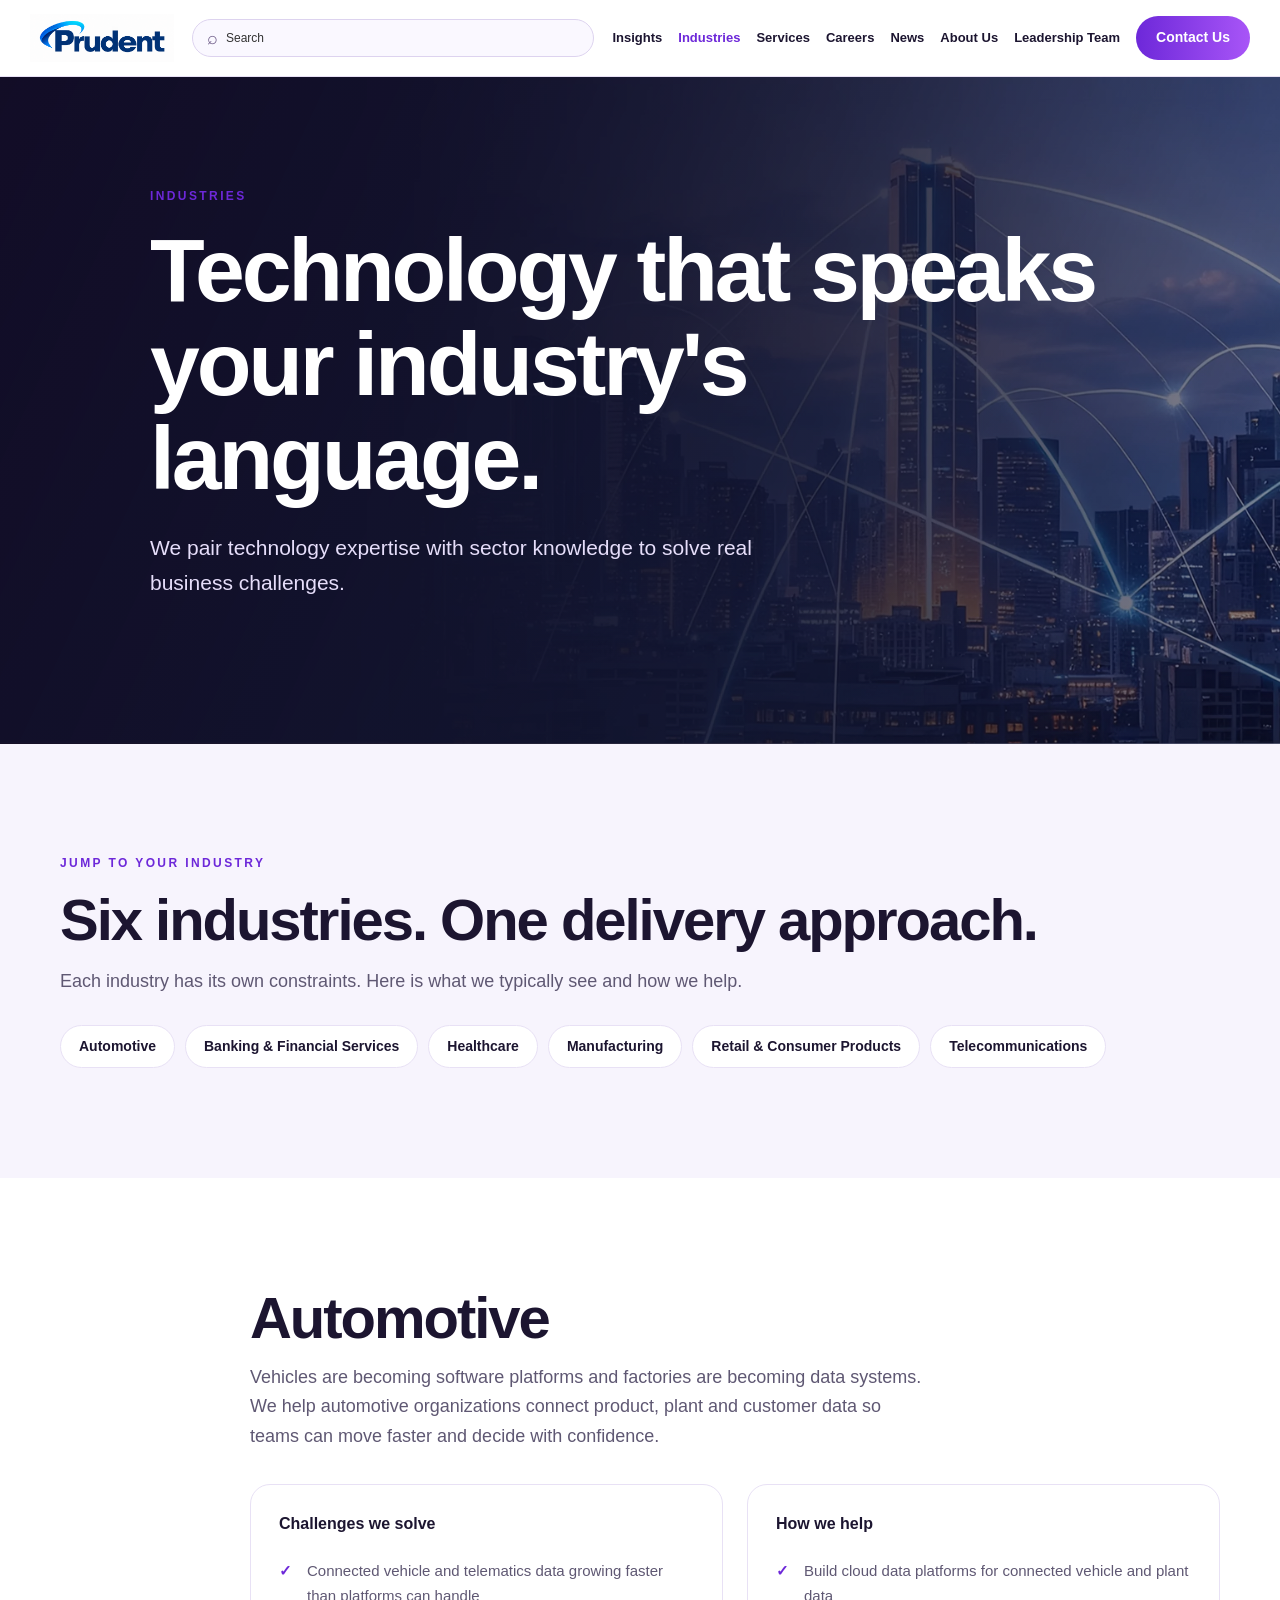
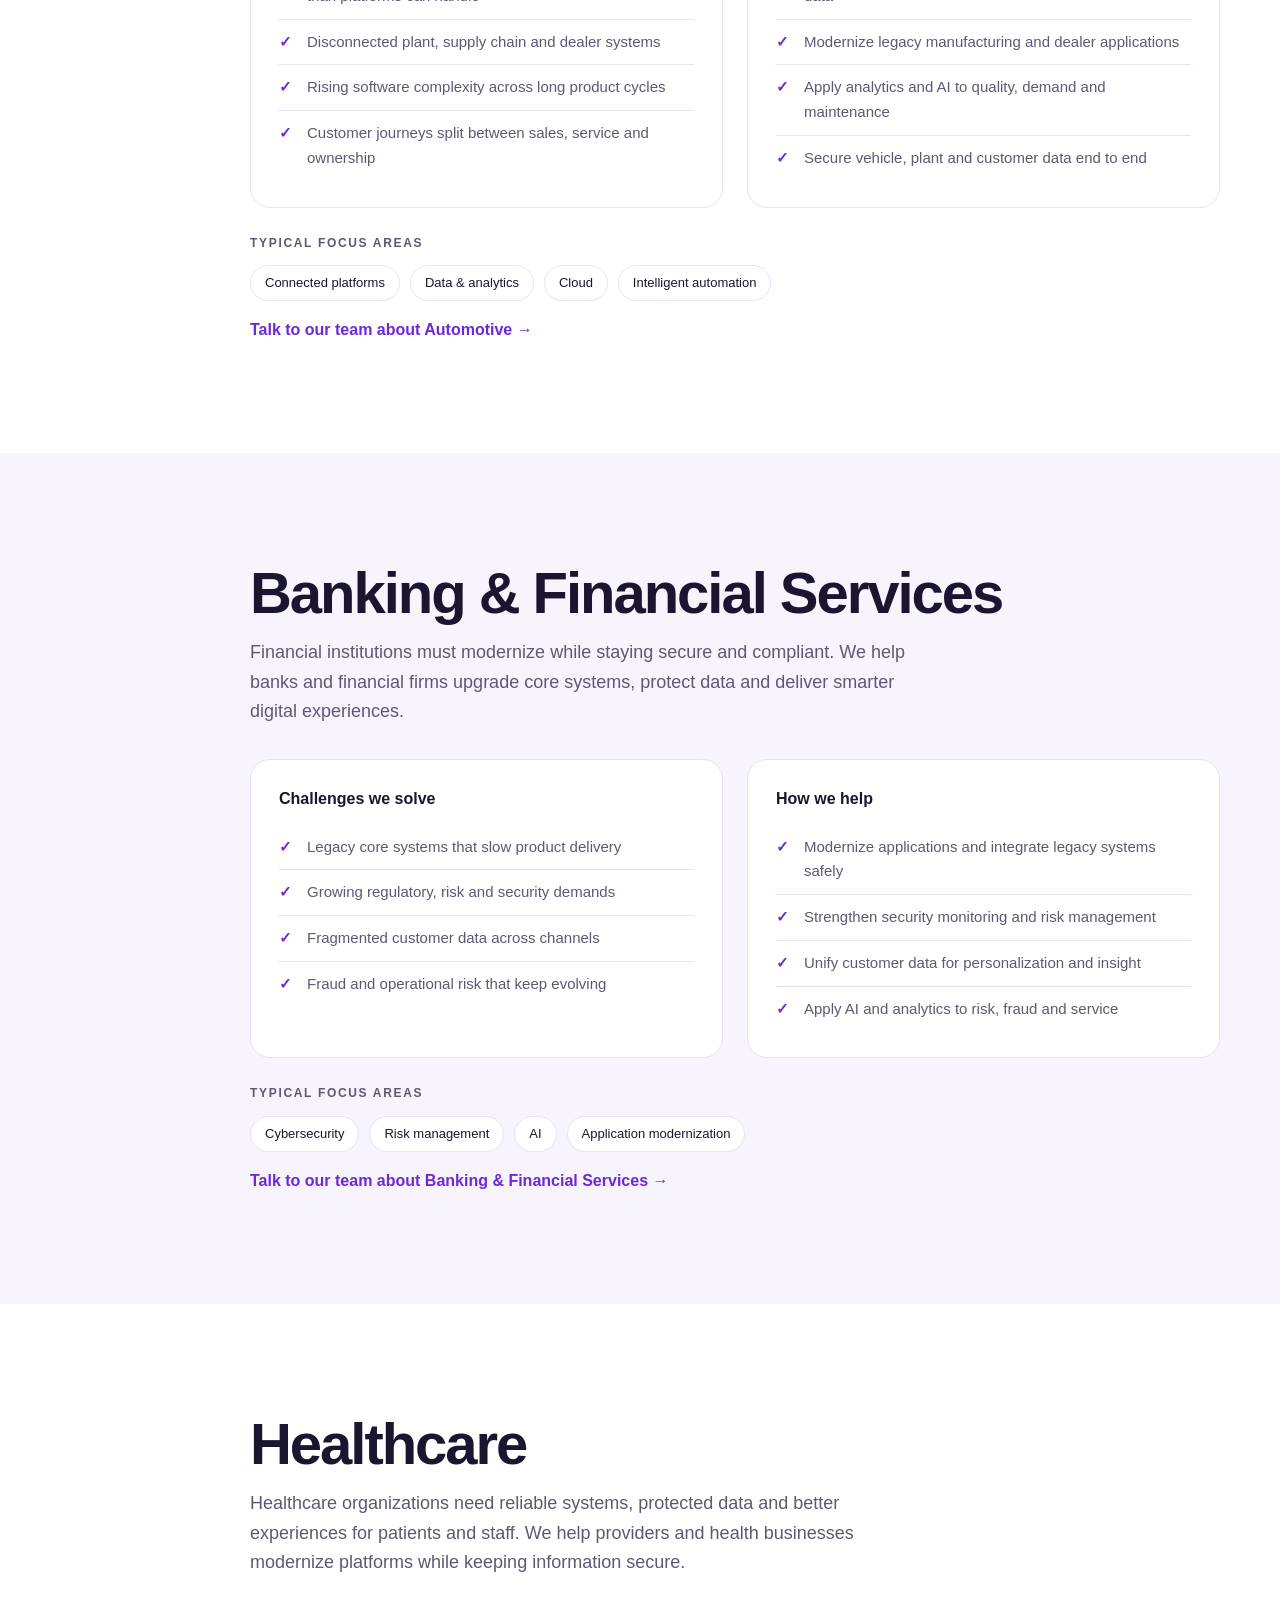
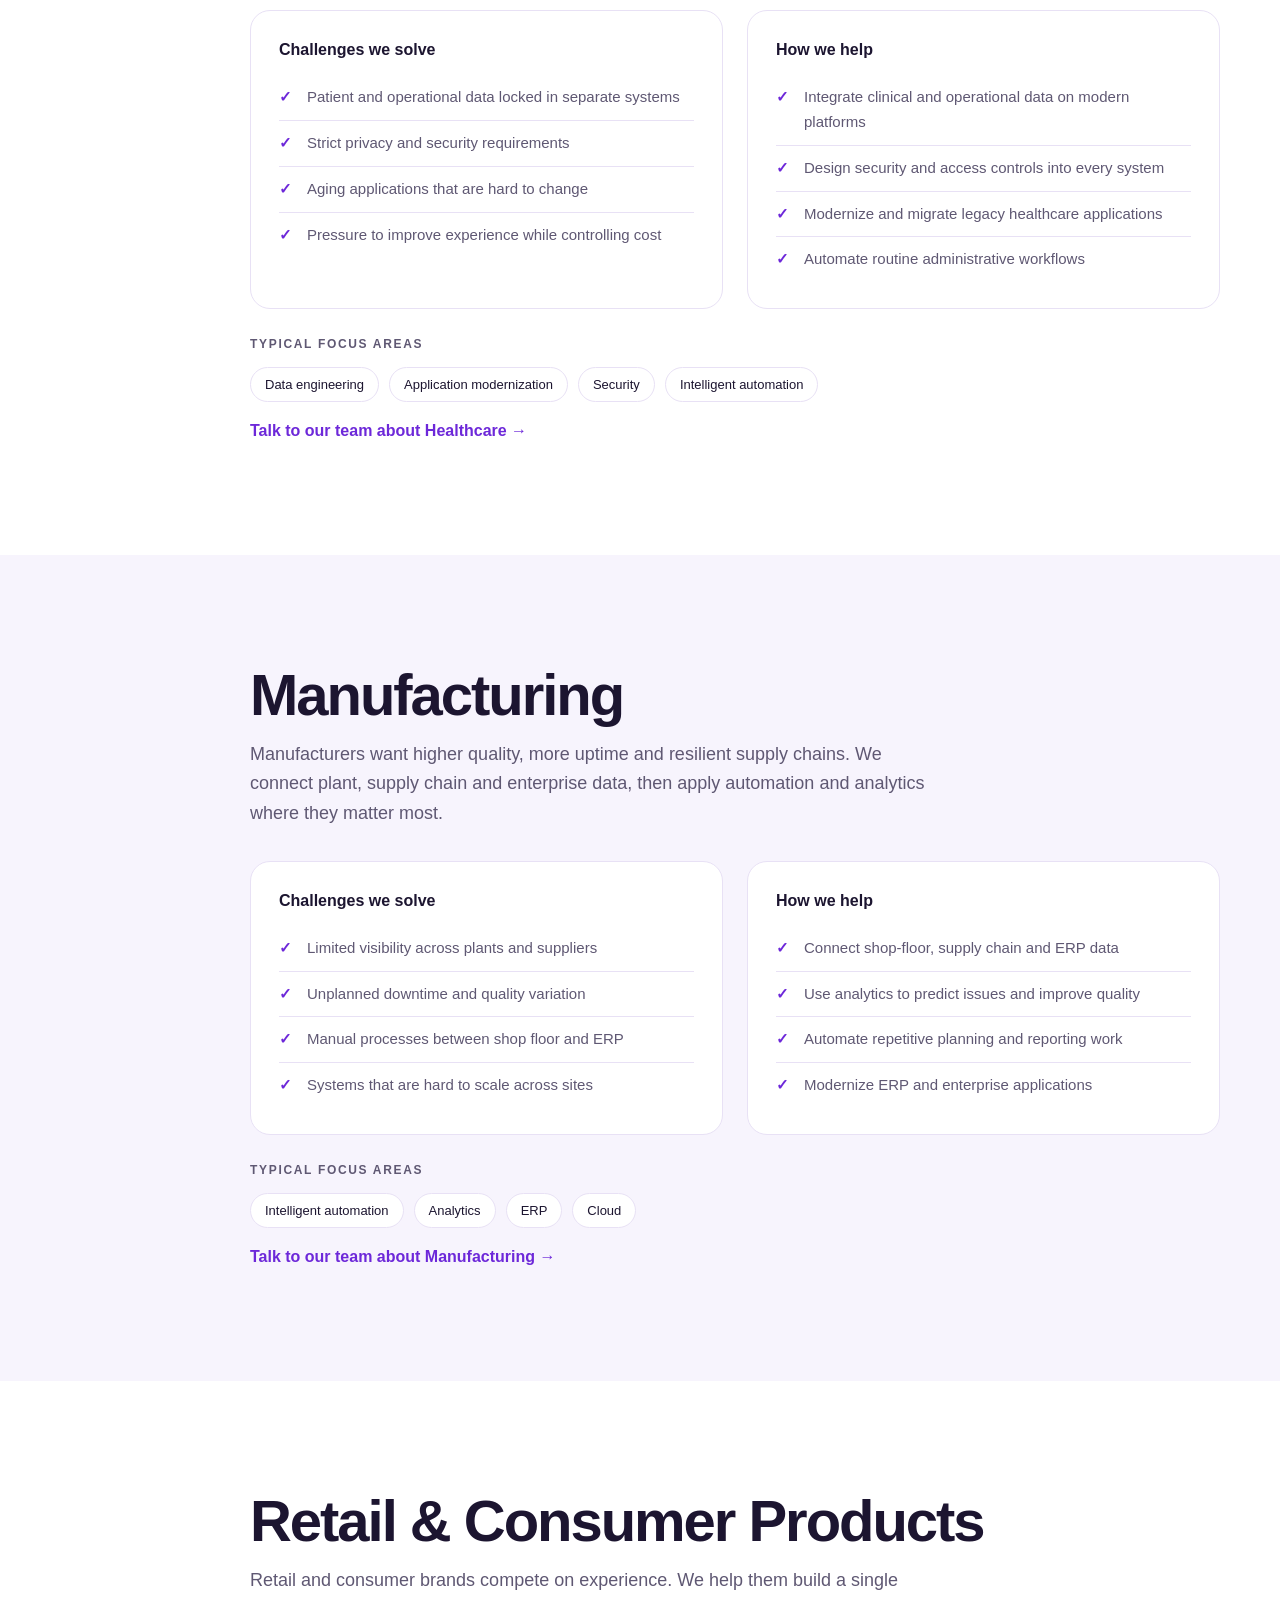
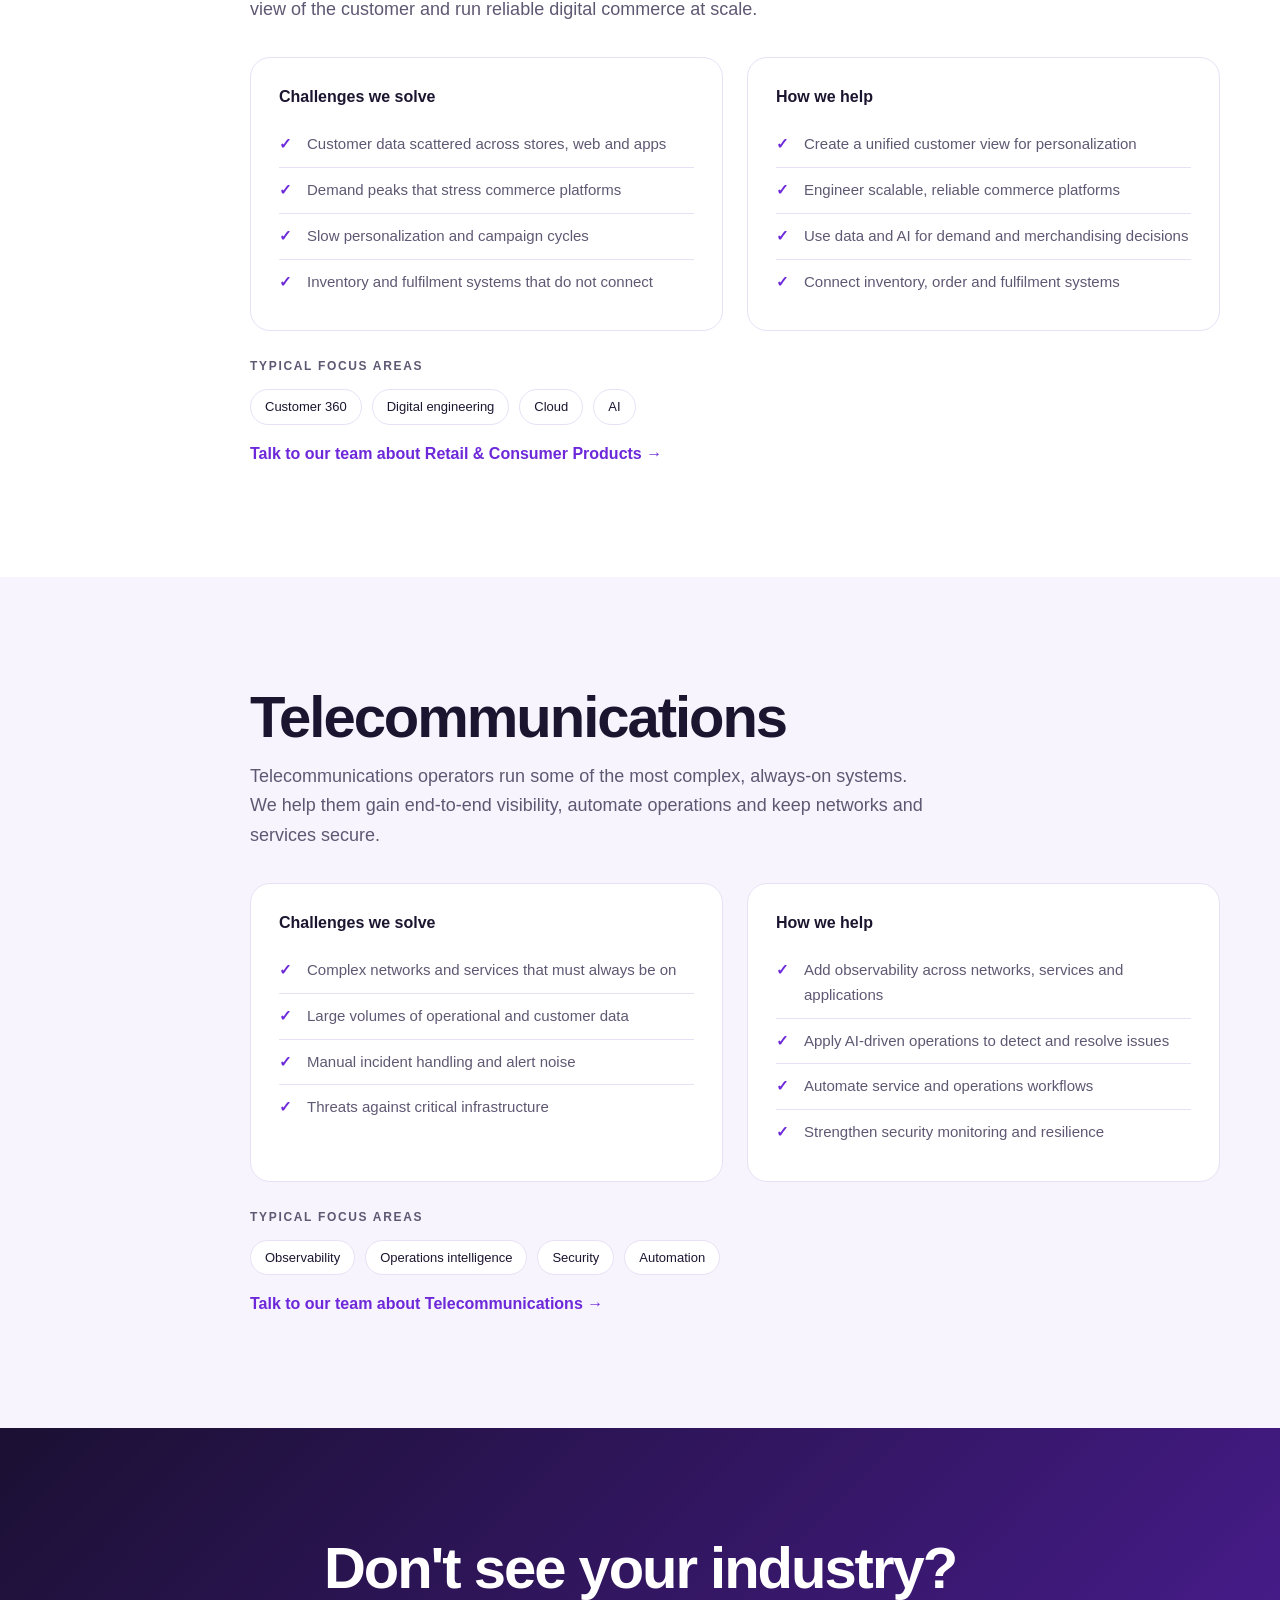
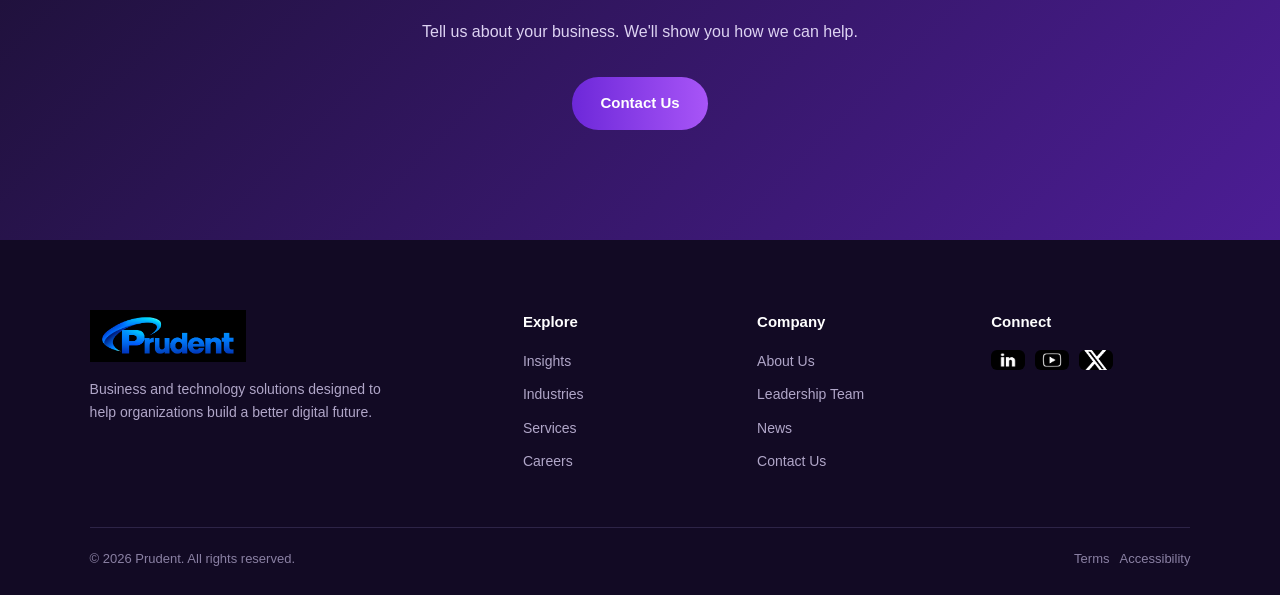
<file: industries.html>
<!DOCTYPE html>
<html lang="en">

<head>
    <meta charset="UTF-8">
    <meta name="viewport" content="width=device-width, initial-scale=1.0">

    <meta name="description"
        content="Prudent expertise across automotive, banking, healthcare, manufacturing, retail and telecommunications.">

    <title>Industries | Prudent</title>

    <link rel="stylesheet" href="style.css">
    <link rel="icon" type="image/png" href="Images/logo3.png">
</head>

<body>

    <!-- CONTACT POPUP -->

    <input type="checkbox" id="contact-toggle" class="tg">

    <div class="cd">

        <label for="contact-toggle" class="cd-bg" aria-label="Close">
        </label>

        <div class="cd-box" role="dialog" aria-labelledby="cd-t">

            <label for="contact-toggle" class="x" aria-label="Close">
                &times;
            </label>

            <h2 id="cd-t">
                Schedule a Consultation
            </h2>

            <div class="cd-div">
                &#8595;
            </div>

            <form action="#thank-you" method="get">

                <div class="f">

                    <label for="cn">
                        Full Name <i>*</i>
                    </label>

                    <input id="cn" type="text" placeholder="Enter Your Full Name" pattern="[A-Z][a-z]+ [A-Z][a-z]+"
                        title="Enter first name and last name with the first letter of each name capitalized." required
                        autocomplete="name">

                </div>

                <div class="f">

                    <label for="cc">
                        Company Name <i>*</i>
                    </label>

                    <input id="cc" type="text" placeholder="Enter Your Company Name"
                        pattern="[a-zA-Z0-9]+( [a-zA-Z0-9]+)*" minlength="2" title="Enter a valid company name."
                        required autocomplete="organization">

                </div>

                <div class="f">

                    <label for="ce">
                        Work Email <i>*</i>
                    </label>

                    <input id="ce" type="email" placeholder="Enter Your Work Email"
                        pattern="(?!.*@(gmail|googlemail|yahoo|ymail|rocketmail|hotmail|outlook|live|msn|aol|icloud|protonmail|proton|zoho|gmx|yandex|rediffmail)\.)[a-zA-Z0-9._%+\-]+@[a-zA-Z0-9\-]+(\.[a-zA-Z0-9\-]+)*\.[a-zA-Z]{2,}"
                        title="Enter your work email address. Personal emails such as Gmail, Yahoo, or Outlook are not accepted."
                        required autocomplete="email">

                </div>

                <div class="f">

                    <label for="cp">
                        Phone Number
                    </label>

                    <input id="cp" type="tel" pattern="[0-9]{10}" maxlength="10" placeholder="Enter Your Phone Number"
                        title="Enter exactly 10 numbers." autocomplete="tel">

                </div>

                <div class="f">

                    <label for="cr">
                        Role / Title
                    </label>

                    <input id="cr" type="text" pattern="[A-Za-z]+( [A-Za-z]+)*"
                        title="Enter a valid role using letters only." placeholder="Enter Your Role / Title"
                        autocomplete="organization-title">

                </div>

                <div class="f">

                    <label for="cs">
                        Service <i>*</i>
                    </label>

                    <select id="cs" required>

                        <option value="">
                            --Select Service--
                        </option>

                        <option value="Digital Transformation">
                            Digital Transformation
                        </option>

                        <option value="Cybersecurity Services">
                            Cybersecurity Services
                        </option>

                        <option value="Data & AI Services">
                            Data &amp; AI Services
                        </option>

                        <option value="Enterprise Applications">
                            Enterprise Applications
                        </option>

                        <option value="Technology Staffing">
                            Technology Staffing
                        </option>

                    </select>

                </div>

                <div class="f full">

                    <label for="cq">
                        Please explain your requirement in brief
                    </label>

                    <textarea id="cq" rows="4" placeholder="Tell us about your requirement"></textarea>

                </div>

                <label class="agree full">

                    <input type="checkbox" required>

                    <b>
                        AGREE <i>*</i>
                    </b>

                    <span>
                        By checking the box above, you agree to receive
                        text messages from Prudent Technologies and
                        Consulting Inc regarding updates, alerts,
                        and notifications.
                    </span>

                </label>

                <p class="sms full">

                    <b>
                        SMS SHARING DISCLOSURE:
                    </b>

                    No mobile information will be shared with
                    third parties/affiliates for marketing/promotional
                    purposes at any time.

                </p>

                <button type="submit" class="btn">
                    Submit
                </button>

            </form>

        </div>

    </div>


    <div class="thank-popup" id="thank-you">

        <a href="#" class="thank-popup-bg" aria-label="Close">
        </a>

        <div class="thank-popup-box" role="dialog" aria-labelledby="thank-t">

            <a href="#" class="thank-close" aria-label="Close">
                &times;
            </a>

            <div class="thank-popup-icon">
                &#10003;
            </div>

            <h2 id="thank-t">
                Thank You!
            </h2>

            <p>
                Your consultation request has been submitted successfully.
            </p>

            <a href="index.html" class="btn">
                Close
            </a>

        </div>

    </div>

    <!-- HEADER -->

    <header class="sh">

        <div class="sh-in">

            <!-- LOGO -->

            <a class="sh-logo" href="index.html">

                <img src="Images/logo.png" alt="Prudent home" title="Home">

            </a>


            <!-- SEARCH -->

            <form class="sq" action="https://www.google.com/search" method="get" target="_blank" role="search">

                <span class="search-icon">
                    ⌕
                </span>

                <input type="hidden" name="as_sitesearch" value="yourdomain.com">

                <input type="search" name="q" placeholder="Search" aria-label="Search">

            </form>


            <!-- MOBILE NAVIGATION -->

            <input type="checkbox" id="nav-toggle" class="tg">


            <!-- NAVIGATION -->

            <nav class="sn">

                <a href="insights.html">
                    Insights
                </a>

                <a href="industries.html" class="on">
                    Industries
                </a>

                <a href="services.html">
                    Services
                </a>

                <a href="careers.html">
                    Careers
                </a>

                <a href="news.html">
                    News
                </a>

                <a href="about-us.html">
                    About Us
                </a>

                <a href="leadership.html">
                    Leadership Team
                </a>

                <label for="contact-toggle" class="btn">
                    Contact Us
                </label>

            </nav>


            <!-- HAMBURGER -->

            <label for="nav-toggle" class="burger" aria-label="Open menu">

                <i></i>
                <i></i>
                <i></i>

            </label>

        </div>

    </header>


    <!-- MAIN -->

    <main>


        <!-- HERO -->

        <section class="hero sm">

            <div class="wrap">

                <span class="eyebrow">
                    Industries
                </span>

                <h1>
                    Technology that speaks your industry's language.
                </h1>

                <p class="lead">
                    We pair technology expertise with sector knowledge
                    to solve real business challenges.
                </p>

            </div>

        </section>


        <!-- INDUSTRY NAVIGATION -->

        <section class="soft">

            <div class="wrap">

                <span class="eyebrow rv">
                    Jump to your industry
                </span>

                <h2 class="rv">
                    Six industries. One delivery approach.
                </h2>

                <p class="lead-p rv">
                    Each industry has its own constraints. Here is
                    what we typically see and how we help.
                </p>


                <div class="chips rv">

                    <a href="#automotive">
                        Automotive
                    </a>

                    <a href="#banking">
                        Banking &amp; Financial Services
                    </a>

                    <a href="#healthcare">
                        Healthcare
                    </a>

                    <a href="#manufacturing">
                        Manufacturing
                    </a>

                    <a href="#retail">
                        Retail &amp; Consumer Products
                    </a>

                    <a href="#telecom">
                        Telecommunications
                    </a>

                </div>

            </div>

        </section>


        <!-- AUTOMOTIVE -->

        <section id="automotive">

            <div class="wrap chap">

                <div class="no rv">
                    01
                </div>

                <div class="rv">

                    <h2>
                        Automotive
                    </h2>

                    <p class="lead-p">
                        Vehicles are becoming software platforms and
                        factories are becoming data systems. We help
                        automotive organizations connect product,
                        plant and customer data so teams can move
                        faster and decide with confidence.
                    </p>


                    <div class="dt">

                        <div>

                            <h3>
                                Challenges we solve
                            </h3>

                            <ul>

                                <li>
                                    Connected vehicle and telematics data
                                    growing faster than platforms can handle
                                </li>

                                <li>
                                    Disconnected plant, supply chain and
                                    dealer systems
                                </li>

                                <li>
                                    Rising software complexity across
                                    long product cycles
                                </li>

                                <li>
                                    Customer journeys split between sales,
                                    service and ownership
                                </li>

                            </ul>

                        </div>


                        <div>

                            <h3>
                                How we help
                            </h3>

                            <ul>

                                <li>
                                    Build cloud data platforms for connected
                                    vehicle and plant data
                                </li>

                                <li>
                                    Modernize legacy manufacturing and
                                    dealer applications
                                </li>

                                <li>
                                    Apply analytics and AI to quality,
                                    demand and maintenance
                                </li>

                                <li>
                                    Secure vehicle, plant and customer
                                    data end to end
                                </li>

                            </ul>

                        </div>

                    </div>


                    <h3 class="pf">
                        Typical focus areas
                    </h3>

                    <div class="tags">

                        <span>
                            Connected platforms
                        </span>

                        <span>
                            Data &amp; analytics
                        </span>

                        <span>
                            Cloud
                        </span>

                        <span>
                            Intelligent automation
                        </span>

                    </div>


                    <label for="contact-toggle" class="more">
                        Talk to our team about Automotive →
                    </label>

                </div>

            </div>

        </section>


        <!-- BANKING -->

        <section id="banking" class="soft">

            <div class="wrap chap">

                <div class="no rv">
                    02
                </div>

                <div class="rv">

                    <h2>
                        Banking &amp; Financial Services
                    </h2>

                    <p class="lead-p">
                        Financial institutions must modernize while
                        staying secure and compliant. We help banks
                        and financial firms upgrade core systems,
                        protect data and deliver smarter digital
                        experiences.
                    </p>


                    <div class="dt">

                        <div>

                            <h3>
                                Challenges we solve
                            </h3>

                            <ul>

                                <li>
                                    Legacy core systems that slow
                                    product delivery
                                </li>

                                <li>
                                    Growing regulatory, risk and
                                    security demands
                                </li>

                                <li>
                                    Fragmented customer data across
                                    channels
                                </li>

                                <li>
                                    Fraud and operational risk that
                                    keep evolving
                                </li>

                            </ul>

                        </div>


                        <div>

                            <h3>
                                How we help
                            </h3>

                            <ul>

                                <li>
                                    Modernize applications and integrate
                                    legacy systems safely
                                </li>

                                <li>
                                    Strengthen security monitoring and
                                    risk management
                                </li>

                                <li>
                                    Unify customer data for personalization
                                    and insight
                                </li>

                                <li>
                                    Apply AI and analytics to risk,
                                    fraud and service
                                </li>

                            </ul>

                        </div>

                    </div>


                    <h3 class="pf">
                        Typical focus areas
                    </h3>

                    <div class="tags">

                        <span>
                            Cybersecurity
                        </span>

                        <span>
                            Risk management
                        </span>

                        <span>
                            AI
                        </span>

                        <span>
                            Application modernization
                        </span>

                    </div>


                    <label for="contact-toggle" class="more">
                        Talk to our team about Banking &amp;
                        Financial Services →
                    </label>

                </div>

            </div>

        </section>


        <!-- HEALTHCARE -->

        <section id="healthcare">

            <div class="wrap chap">

                <div class="no rv">
                    03
                </div>

                <div class="rv">

                    <h2>
                        Healthcare
                    </h2>

                    <p class="lead-p">
                        Healthcare organizations need reliable systems,
                        protected data and better experiences for
                        patients and staff. We help providers and health
                        businesses modernize platforms while keeping
                        information secure.
                    </p>


                    <div class="dt">

                        <div>

                            <h3>
                                Challenges we solve
                            </h3>

                            <ul>

                                <li>
                                    Patient and operational data locked
                                    in separate systems
                                </li>

                                <li>
                                    Strict privacy and security requirements
                                </li>

                                <li>
                                    Aging applications that are hard to change
                                </li>

                                <li>
                                    Pressure to improve experience while
                                    controlling cost
                                </li>

                            </ul>

                        </div>


                        <div>

                            <h3>
                                How we help
                            </h3>

                            <ul>

                                <li>
                                    Integrate clinical and operational
                                    data on modern platforms
                                </li>

                                <li>
                                    Design security and access controls
                                    into every system
                                </li>

                                <li>
                                    Modernize and migrate legacy healthcare
                                    applications
                                </li>

                                <li>
                                    Automate routine administrative workflows
                                </li>

                            </ul>

                        </div>

                    </div>


                    <h3 class="pf">
                        Typical focus areas
                    </h3>

                    <div class="tags">

                        <span>
                            Data engineering
                        </span>

                        <span>
                            Application modernization
                        </span>

                        <span>
                            Security
                        </span>

                        <span>
                            Intelligent automation
                        </span>

                    </div>


                    <label for="contact-toggle" class="more">
                        Talk to our team about Healthcare →
                    </label>

                </div>

            </div>

        </section>


        <!-- MANUFACTURING -->

        <section id="manufacturing" class="soft">

            <div class="wrap chap">

                <div class="no rv">
                    04
                </div>

                <div class="rv">

                    <h2>
                        Manufacturing
                    </h2>

                    <p class="lead-p">
                        Manufacturers want higher quality, more uptime
                        and resilient supply chains. We connect plant,
                        supply chain and enterprise data, then apply
                        automation and analytics where they matter most.
                    </p>


                    <div class="dt">

                        <div>

                            <h3>
                                Challenges we solve
                            </h3>

                            <ul>

                                <li>
                                    Limited visibility across plants
                                    and suppliers
                                </li>

                                <li>
                                    Unplanned downtime and quality variation
                                </li>

                                <li>
                                    Manual processes between shop floor
                                    and ERP
                                </li>

                                <li>
                                    Systems that are hard to scale
                                    across sites
                                </li>

                            </ul>

                        </div>


                        <div>

                            <h3>
                                How we help
                            </h3>

                            <ul>

                                <li>
                                    Connect shop-floor, supply chain
                                    and ERP data
                                </li>

                                <li>
                                    Use analytics to predict issues
                                    and improve quality
                                </li>

                                <li>
                                    Automate repetitive planning
                                    and reporting work
                                </li>

                                <li>
                                    Modernize ERP and enterprise
                                    applications
                                </li>

                            </ul>

                        </div>

                    </div>


                    <h3 class="pf">
                        Typical focus areas
                    </h3>

                    <div class="tags">

                        <span>
                            Intelligent automation
                        </span>

                        <span>
                            Analytics
                        </span>

                        <span>
                            ERP
                        </span>

                        <span>
                            Cloud
                        </span>

                    </div>


                    <label for="contact-toggle" class="more">
                        Talk to our team about Manufacturing →
                    </label>

                </div>

            </div>

        </section>


        <!-- RETAIL -->

        <section id="retail">

            <div class="wrap chap">

                <div class="no rv">
                    05
                </div>

                <div class="rv">

                    <h2>
                        Retail &amp; Consumer Products
                    </h2>

                    <p class="lead-p">
                        Retail and consumer brands compete on experience.
                        We help them build a single view of the customer
                        and run reliable digital commerce at scale.
                    </p>


                    <div class="dt">

                        <div>

                            <h3>
                                Challenges we solve
                            </h3>

                            <ul>

                                <li>
                                    Customer data scattered across
                                    stores, web and apps
                                </li>

                                <li>
                                    Demand peaks that stress
                                    commerce platforms
                                </li>

                                <li>
                                    Slow personalization and
                                    campaign cycles
                                </li>

                                <li>
                                    Inventory and fulfilment systems
                                    that do not connect
                                </li>

                            </ul>

                        </div>


                        <div>

                            <h3>
                                How we help
                            </h3>

                            <ul>

                                <li>
                                    Create a unified customer view
                                    for personalization
                                </li>

                                <li>
                                    Engineer scalable, reliable
                                    commerce platforms
                                </li>

                                <li>
                                    Use data and AI for demand and
                                    merchandising decisions
                                </li>

                                <li>
                                    Connect inventory, order and
                                    fulfilment systems
                                </li>

                            </ul>

                        </div>

                    </div>


                    <h3 class="pf">
                        Typical focus areas
                    </h3>

                    <div class="tags">

                        <span>
                            Customer 360
                        </span>

                        <span>
                            Digital engineering
                        </span>

                        <span>
                            Cloud
                        </span>

                        <span>
                            AI
                        </span>

                    </div>


                    <label for="contact-toggle" class="more">
                        Talk to our team about Retail &amp;
                        Consumer Products →
                    </label>

                </div>

            </div>

        </section>


        <!-- TELECOMMUNICATIONS -->

        <section id="telecom" class="soft">

            <div class="wrap chap">

                <div class="no rv">
                    06
                </div>

                <div class="rv">

                    <h2>
                        Telecommunications
                    </h2>

                    <p class="lead-p">
                        Telecommunications operators run some of the
                        most complex, always-on systems. We help them
                        gain end-to-end visibility, automate operations
                        and keep networks and services secure.
                    </p>


                    <div class="dt">

                        <div>

                            <h3>
                                Challenges we solve
                            </h3>

                            <ul>

                                <li>
                                    Complex networks and services that
                                    must always be on
                                </li>

                                <li>
                                    Large volumes of operational and
                                    customer data
                                </li>

                                <li>
                                    Manual incident handling and
                                    alert noise
                                </li>

                                <li>
                                    Threats against critical infrastructure
                                </li>

                            </ul>

                        </div>


                        <div>

                            <h3>
                                How we help
                            </h3>

                            <ul>

                                <li>
                                    Add observability across networks,
                                    services and applications
                                </li>

                                <li>
                                    Apply AI-driven operations to
                                    detect and resolve issues
                                </li>

                                <li>
                                    Automate service and operations workflows
                                </li>

                                <li>
                                    Strengthen security monitoring
                                    and resilience
                                </li>

                            </ul>

                        </div>

                    </div>


                    <h3 class="pf">
                        Typical focus areas
                    </h3>

                    <div class="tags">

                        <span>
                            Observability
                        </span>

                        <span>
                            Operations intelligence
                        </span>

                        <span>
                            Security
                        </span>

                        <span>
                            Automation
                        </span>

                    </div>


                    <label for="contact-toggle" class="more">
                        Talk to our team about Telecommunications →
                    </label>

                </div>

            </div>

        </section>


        <!-- CTA -->

        <section class="cta">

            <div class="wrap">

                <h2 class="rv">
                    Don't see your industry?
                </h2>

                <p>
                    Tell us about your business. We'll show you
                    how we can help.
                </p>

                <label for="contact-toggle" class="btn">
                    Contact Us
                </label>

            </div>

        </section>

    </main>


    <!-- FOOTER -->

    <footer class="sf">

        <div class="sf-g">

            <!-- FOOTER ABOUT -->

            <div>

                <img src="Images/logo1.png" alt="Prudent">

                <p>
                    Business and technology solutions designed to help
                    organizations build a better digital future.
                </p>

            </div>


            <!-- EXPLORE -->

            <div>

                <h4>
                    Explore
                </h4>

                <a href="insights.html">
                    Insights
                </a>

                <a href="industries.html">
                    Industries
                </a>

                <a href="services.html">
                    Services
                </a>

                <a href="careers.html">
                    Careers
                </a>

            </div>


            <!-- COMPANY -->

            <div>

                <h4>
                    Company
                </h4>

                <a href="about-us.html">
                    About Us
                </a>

                <a href="leadership.html">
                    Leadership Team
                </a>

                <a href="news.html">
                    News
                </a>

                <label for="contact-toggle">
                    Contact Us
                </label>

            </div>


            <!-- CONNECT -->

            <div>

                <h4>
                    Connect
                </h4>

                <div class="soc">

                    <a href="https://www.linkedin.com/company/prudent-technologies-and-consulting-inc/posts/?feedView=all"
                        aria-label="LinkedIn">

                        <img src="Images/LinkedIn.jpg" alt="LinkedIn">

                    </a>

                    <a href="https://www.youtube.com/@PrudentTechnologiesConsulting" aria-label="YouTube">

                        <img src="Images/youtube.jpg" alt="YouTube">

                    </a>

                    <a href="https://x.com/Prudent_USA" aria-label="Twitter">

                        <img src="Images/twitter.jpg" alt="Twitter">

                    </a>

                </div>

            </div>

        </div>


        <!-- FOOTER BOTTOM -->

        <div class="sf-b">

            <span>
                © 2026 Prudent. All rights reserved.
            </span>

            <span>
                Terms
                &nbsp;
                Accessibility
            </span>

        </div>

    </footer>

</body>

</html>
</file>
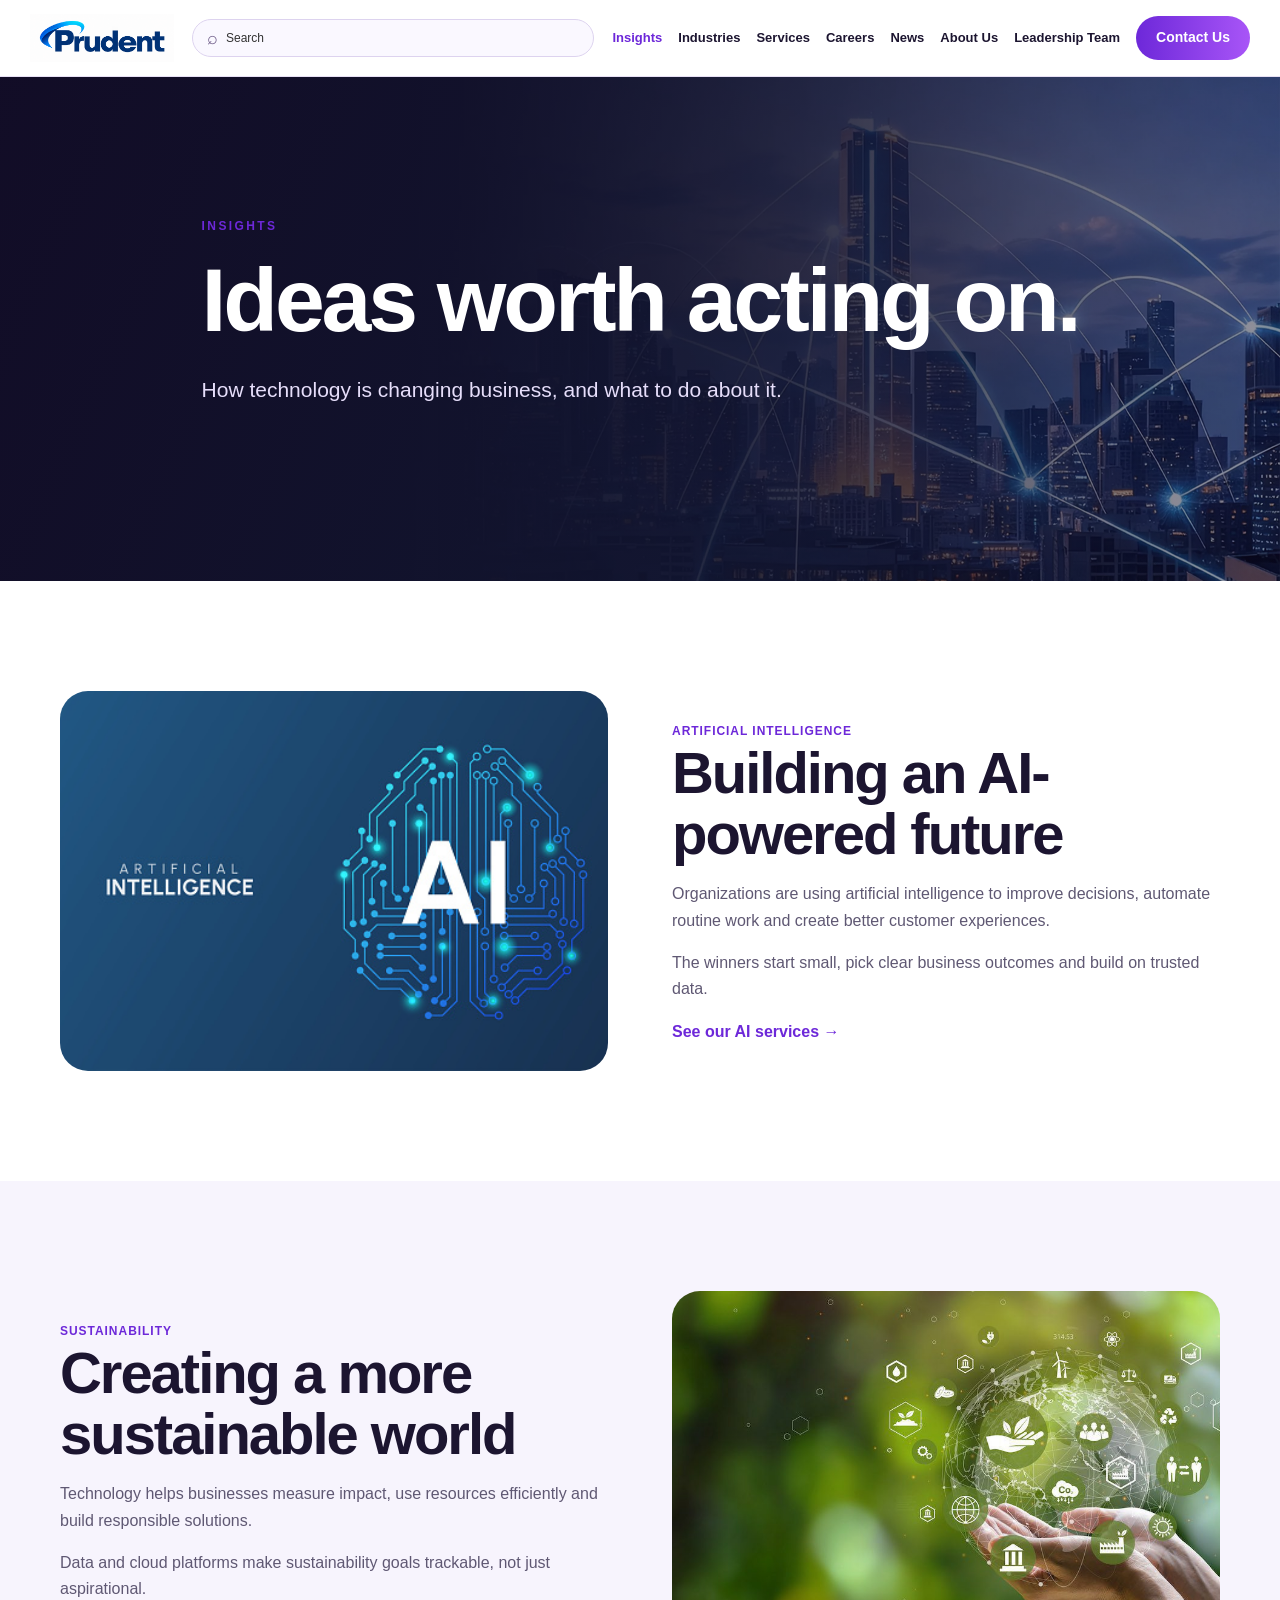
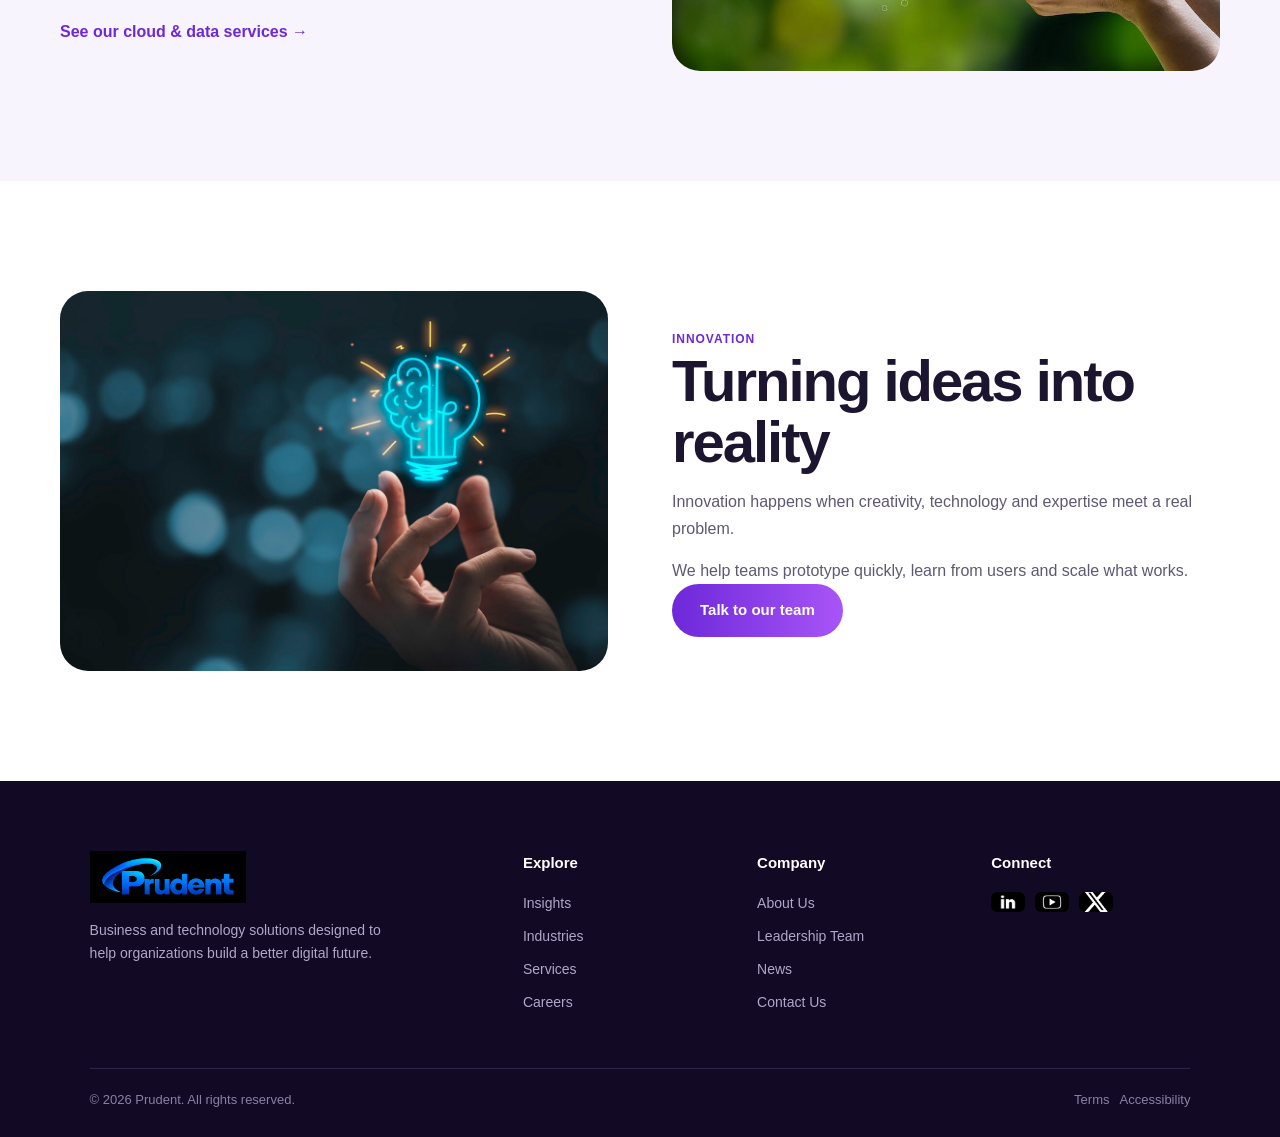
<file: insights.html>
<!DOCTYPE html>
<html lang="en">

<head>

    <meta charset="UTF-8">

    <meta name="viewport" content="width=device-width, initial-scale=1.0">

    <meta name="description" content="Prudent insights on AI, sustainability and innovation.">

    <title>Insights | Prudent</title>

    <link rel="stylesheet" href="style.css">

    <link rel="icon" type="image/png" href="Images/logo3.png">

</head>


<body>


    <!-- CONTACT POPUP -->

    <input type="checkbox" id="contact-toggle" class="tg">


    <div class="cd">

        <label for="contact-toggle" class="cd-bg" aria-label="Close"></label>


        <div class="cd-box" role="dialog" aria-labelledby="cd-t">

            <label for="contact-toggle" class="x" aria-label="Close">
                &times;
            </label>


            <h2 id="cd-t">
                Schedule a Consultation
            </h2>


            <div class="cd-div">
                &#8595;
            </div>


            <form action="#thank-you" method="get">

                <div class="f">

                    <label for="cn">
                        Full Name <i>*</i>
                    </label>

                    <input id="cn" type="text" placeholder="Enter Your Full Name" pattern="[A-Z][a-z]+ [A-Z][a-z]+"
                        title="Enter first name and last name with the first letter of each name capitalized." required
                        autocomplete="name">

                </div>

                <div class="f">

                    <label for="cc">
                        Company Name <i>*</i>
                    </label>

                    <input id="cc" type="text" placeholder="Enter Your Company Name"
                        pattern="[a-zA-Z0-9]+( [a-zA-Z0-9]+)*" minlength="2" title="Enter a valid company name."
                        required autocomplete="organization">

                </div>

                <div class="f">

                    <label for="ce">
                        Work Email <i>*</i>
                    </label>

                    <input id="ce" type="email" placeholder="Enter Your Work Email"
                        pattern="(?!.*@(gmail|googlemail|yahoo|ymail|rocketmail|hotmail|outlook|live|msn|aol|icloud|protonmail|proton|zoho|gmx|yandex|rediffmail)\.)[a-zA-Z0-9._%+\-]+@[a-zA-Z0-9\-]+(\.[a-zA-Z0-9\-]+)*\.[a-zA-Z]{2,}"
                        title="Enter your work email address. Personal emails such as Gmail, Yahoo, or Outlook are not accepted."
                        required autocomplete="email">

                </div>

                <div class="f">

                    <label for="cp">
                        Phone Number
                    </label>

                    <input id="cp" type="tel" pattern="[0-9]{10}" maxlength="10" placeholder="Enter Your Phone Number"
                        title="Enter exactly 10 numbers." autocomplete="tel">

                </div>

                <div class="f">

                    <label for="cr">
                        Role / Title
                    </label>

                    <input id="cr" type="text" pattern="[A-Za-z]+( [A-Za-z]+)*"
                        title="Enter a valid role using letters only." placeholder="Enter Your Role / Title"
                        autocomplete="organization-title">

                </div>

                <div class="f">

                    <label for="cs">
                        Service <i>*</i>
                    </label>

                    <select id="cs" required>

                        <option value="">
                            --Select Service--
                        </option>

                        <option value="Digital Transformation">
                            Digital Transformation
                        </option>

                        <option value="Cybersecurity Services">
                            Cybersecurity Services
                        </option>

                        <option value="Data & AI Services">
                            Data &amp; AI Services
                        </option>

                        <option value="Enterprise Applications">
                            Enterprise Applications
                        </option>

                        <option value="Technology Staffing">
                            Technology Staffing
                        </option>

                    </select>

                </div>

                <div class="f full">

                    <label for="cq">
                        Please explain your requirement in brief
                    </label>

                    <textarea id="cq" rows="4" placeholder="Tell us about your requirement"></textarea>

                </div>

                <label class="agree full">

                    <input type="checkbox" required>

                    <b>
                        AGREE <i>*</i>
                    </b>

                    <span>
                        By checking the box above, you agree to receive
                        text messages from Prudent Technologies and
                        Consulting Inc regarding updates, alerts,
                        and notifications.
                    </span>

                </label>

                <p class="sms full">

                    <b>
                        SMS SHARING DISCLOSURE:
                    </b>

                    No mobile information will be shared with
                    third parties/affiliates for marketing/promotional
                    purposes at any time.

                </p>

                <button type="submit" class="btn">
                    Submit
                </button>

            </form>

        </div>

    </div>


    <div class="thank-popup" id="thank-you">

        <a href="#" class="thank-popup-bg" aria-label="Close">
        </a>

        <div class="thank-popup-box" role="dialog" aria-labelledby="thank-t">

            <a href="#" class="thank-close" aria-label="Close">
                &times;
            </a>

            <div class="thank-popup-icon">
                &#10003;
            </div>

            <h2 id="thank-t">
                Thank You!
            </h2>

            <p>
                Your consultation request has been submitted successfully.
            </p>

            <a href="index.html" class="btn">
                Close
            </a>

        </div>

    </div>

    <!-- MOBILE NAVIGATION -->

    <input type="checkbox" id="nav-toggle" class="tg">


    <!-- HEADER -->

    <header class="sh">

        <div class="sh-in">


            <a class="sh-logo" href="index.html">

                <img src="Images/logo.png" alt="Prudent home" title="Home">

            </a>


            <!-- SEARCH -->

            <form class="sq" action="https://www.google.com/search" method="get" target="_blank" role="search">

                <span class="search-icon">
                    ⌕
                </span>

                <input type="hidden" name="as_sitesearch" value="yourdomain.com">

                <input type="search" name="q" placeholder="Search" aria-label="Search">

            </form>


            <!-- NAVIGATION -->

            <nav class="sn">

                <a href="insights.html" class="on">
                    Insights
                </a>

                <a href="industries.html">
                    Industries
                </a>

                <a href="services.html">
                    Services
                </a>

                <a href="careers.html">
                    Careers
                </a>

                <a href="news.html">
                    News
                </a>

                <a href="about-us.html">
                    About Us
                </a>

                <a href="leadership.html">
                    Leadership Team
                </a>


                <label for="contact-toggle" class="btn">
                    Contact Us
                </label>

            </nav>


            <!-- MOBILE MENU BUTTON -->

            <label for="nav-toggle" class="burger" aria-label="Open menu">

                <i></i>
                <i></i>
                <i></i>

            </label>


        </div>

    </header>


    <!-- MAIN -->

    <main>


        <!-- HERO -->

        <section class="hero sm insights-image">

            <div class="wrap">

                <span class="eyebrow">
                    Insights
                </span>


                <h1>
                    Ideas worth acting on.
                </h1>


                <p class="lead">
                    How technology is changing business,
                    and what to do about it.
                </p>

            </div>

        </section>


        <!-- AI -->

        <section id="ai">

            <div class="wrap art">


                <div class="im rv ai-image">
                </div>


                <div class="rv">

                    <span class="tag">
                        ARTIFICIAL INTELLIGENCE
                    </span>


                    <h2>
                        Building an AI-powered future
                    </h2>


                    <p>
                        Organizations are using artificial intelligence
                        to improve decisions, automate routine work and
                        create better customer experiences.
                    </p>


                    <p>
                        The winners start small, pick clear business
                        outcomes and build on trusted data.
                    </p>


                    <a href="services.html" class="more">
                        See our AI services →
                    </a>

                </div>

            </div>

        </section>


        <!-- SUSTAINABILITY -->

        <section id="sustainability" class="soft">

            <div class="wrap art rev">


                <div class="im rv sustainability-image">
                </div>


                <div class="rv">

                    <span class="tag">
                        SUSTAINABILITY
                    </span>


                    <h2>
                        Creating a more sustainable world
                    </h2>


                    <p>
                        Technology helps businesses measure impact,
                        use resources efficiently and build responsible
                        solutions.
                    </p>


                    <p>
                        Data and cloud platforms make sustainability
                        goals trackable, not just aspirational.
                    </p>


                    <a href="services.html" class="more">
                        See our cloud &amp; data services →
                    </a>

                </div>

            </div>

        </section>


        <!-- INNOVATION -->

        <section id="innovation">

            <div class="wrap art">


                <div class="im rv innovation-image">
                </div>


                <div class="rv">

                    <span class="tag">
                        INNOVATION
                    </span>


                    <h2>
                        Turning ideas into reality
                    </h2>


                    <p>
                        Innovation happens when creativity, technology
                        and expertise meet a real problem.
                    </p>


                    <p>
                        We help teams prototype quickly, learn from
                        users and scale what works.
                    </p>


                    <label for="contact-toggle" class="btn">
                        Talk to our team
                    </label>

                </div>

            </div>

        </section>


    </main>


    <!-- FOOTER -->

    <footer class="sf">


        <div class="sf-g">


            <!-- COMPANY -->

            <div>

                <img src="Images/logo1.png" alt="Prudent">


                <p>
                    Business and technology solutions designed
                    to help organizations build a better digital future.
                </p>

            </div>


            <!-- EXPLORE -->

            <div>

                <h4>
                    Explore
                </h4>


                <a href="insights.html">
                    Insights
                </a>

                <a href="industries.html">
                    Industries
                </a>

                <a href="services.html">
                    Services
                </a>

                <a href="careers.html">
                    Careers
                </a>

            </div>


            <!-- COMPANY -->

            <div>

                <h4>
                    Company
                </h4>


                <a href="about-us.html">
                    About Us
                </a>

                <a href="leadership.html">
                    Leadership Team
                </a>

                <a href="news.html">
                    News
                </a>


                <label for="contact-toggle">
                    Contact Us
                </label>

            </div>


            <!-- CONNECT -->

            <div>

                <h4>
                    Connect
                </h4>


                <div class="soc">


                    <a href="https://www.linkedin.com/company/prudent-technologies-and-consulting-inc/posts/?feedView=all"
                        aria-label="LinkedIn">

                        <img src="Images/LinkedIn.jpg" alt="LinkedIn">

                    </a>


                    <a href="https://www.youtube.com/@PrudentTechnologiesConsulting" aria-label="YouTube">

                        <img src="Images/youtube.jpg" alt="YouTube">

                    </a>


                    <a href="https://x.com/Prudent_USA" aria-label="Twitter">

                        <img src="Images/twitter.jpg" alt="Twitter">

                    </a>


                </div>

            </div>


        </div>


        <!-- FOOTER BOTTOM -->

        <div class="sf-b">

            <span>
                © 2026 Prudent.
                All rights reserved.
            </span>


            <span>

                Terms

                &nbsp;

                Accessibility

            </span>

        </div>


    </footer>


</body>

</html>
</file>
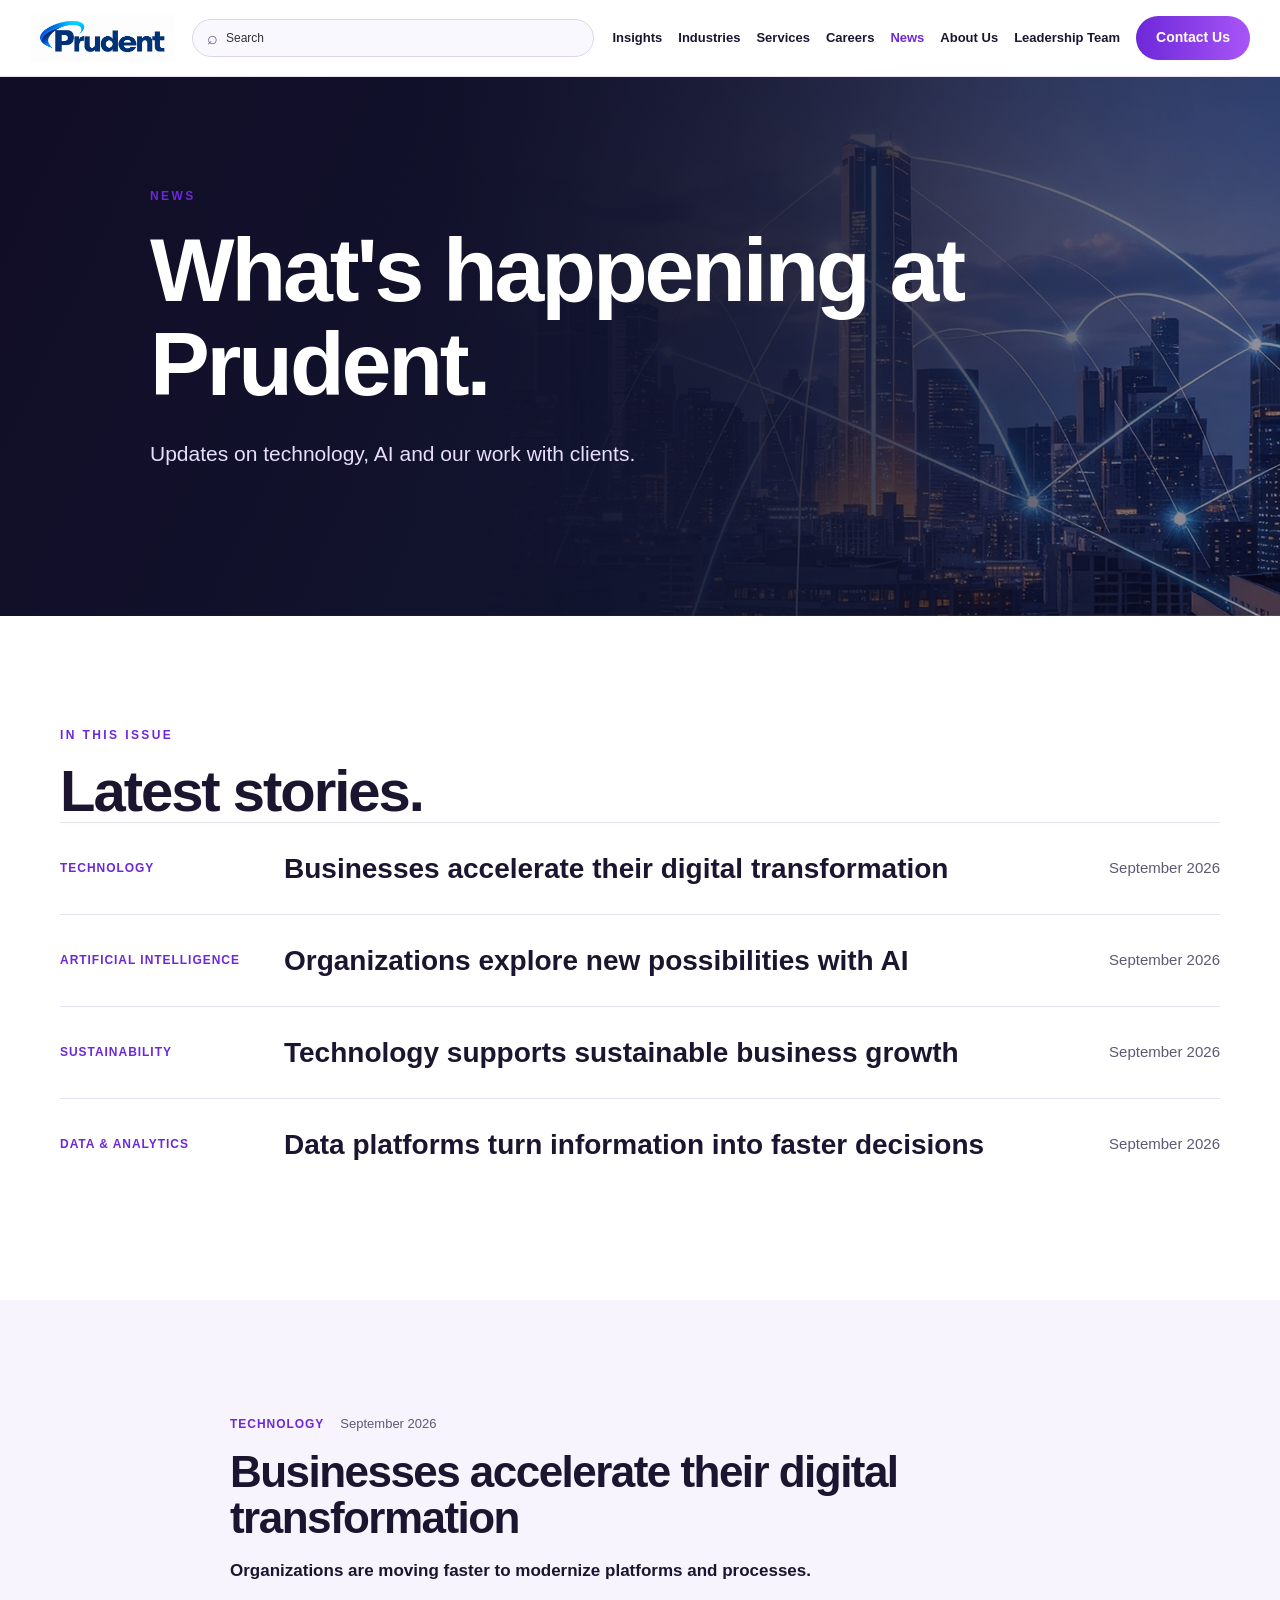
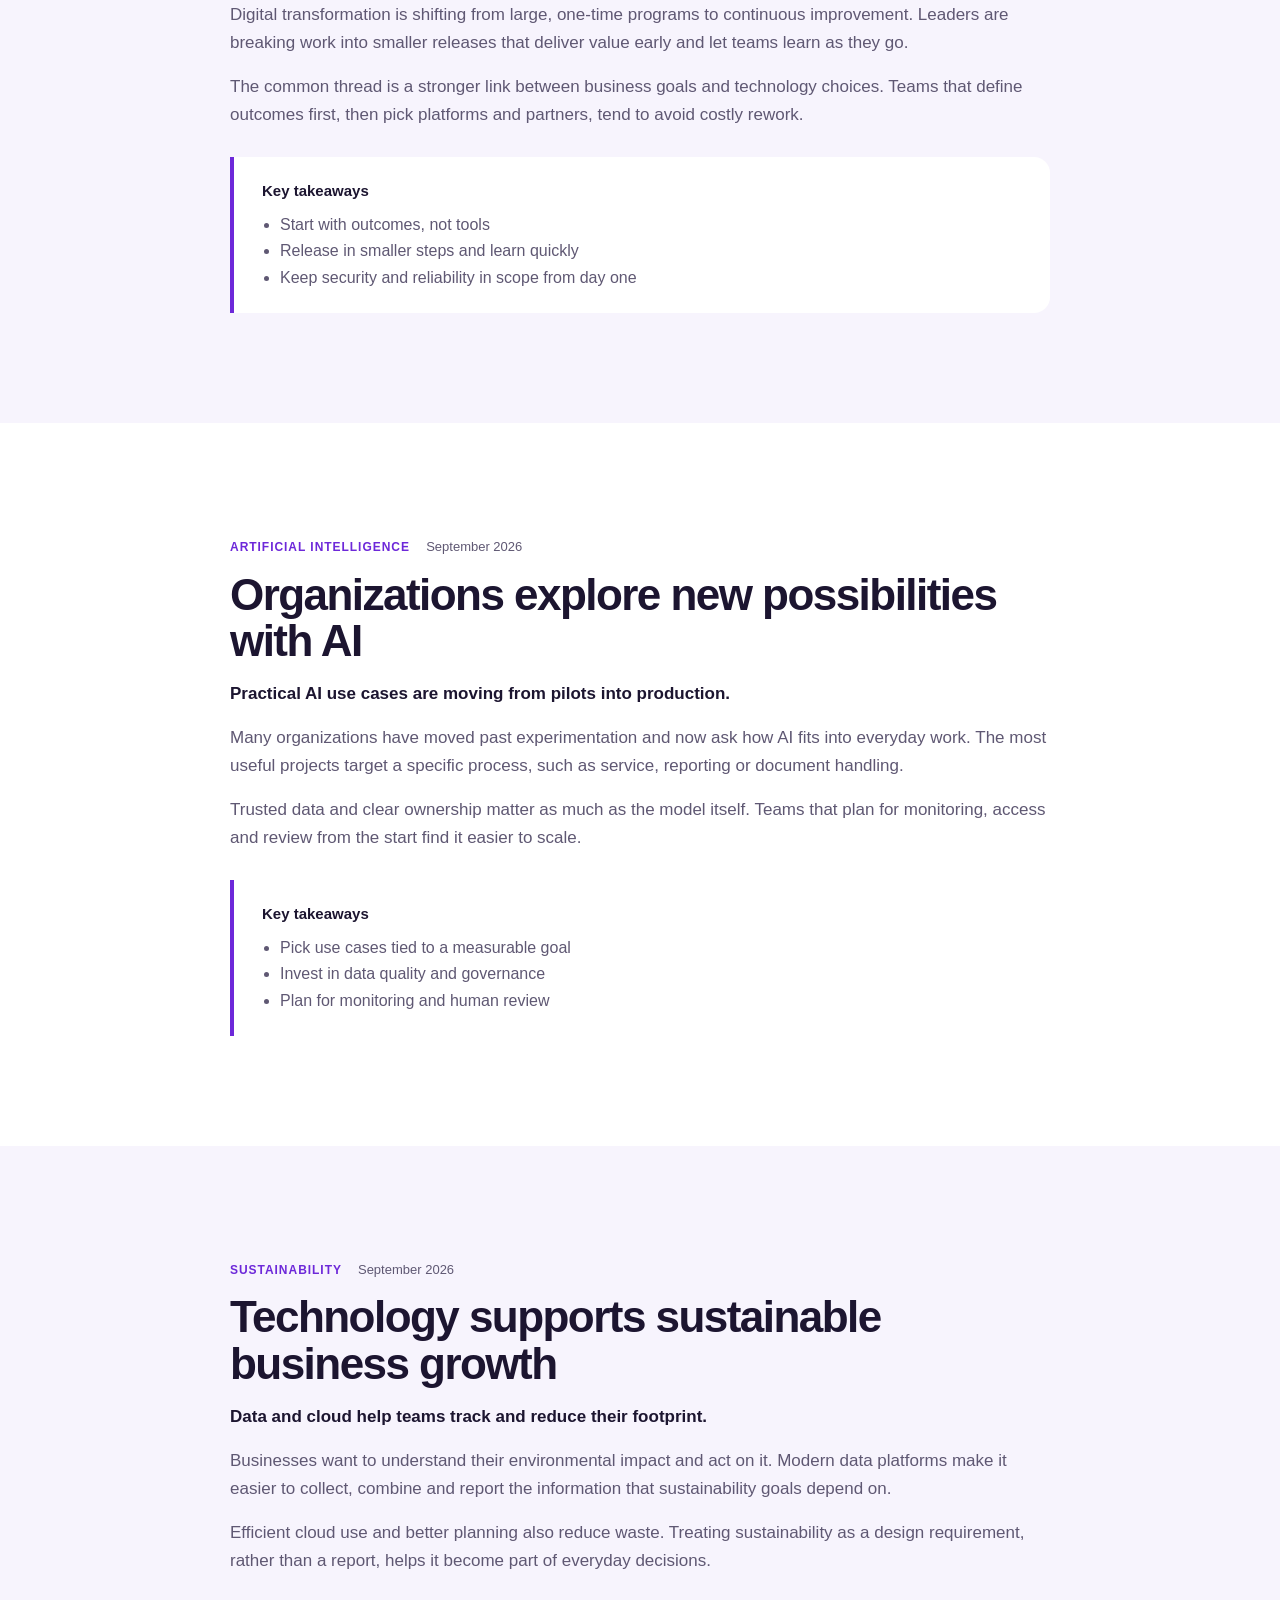
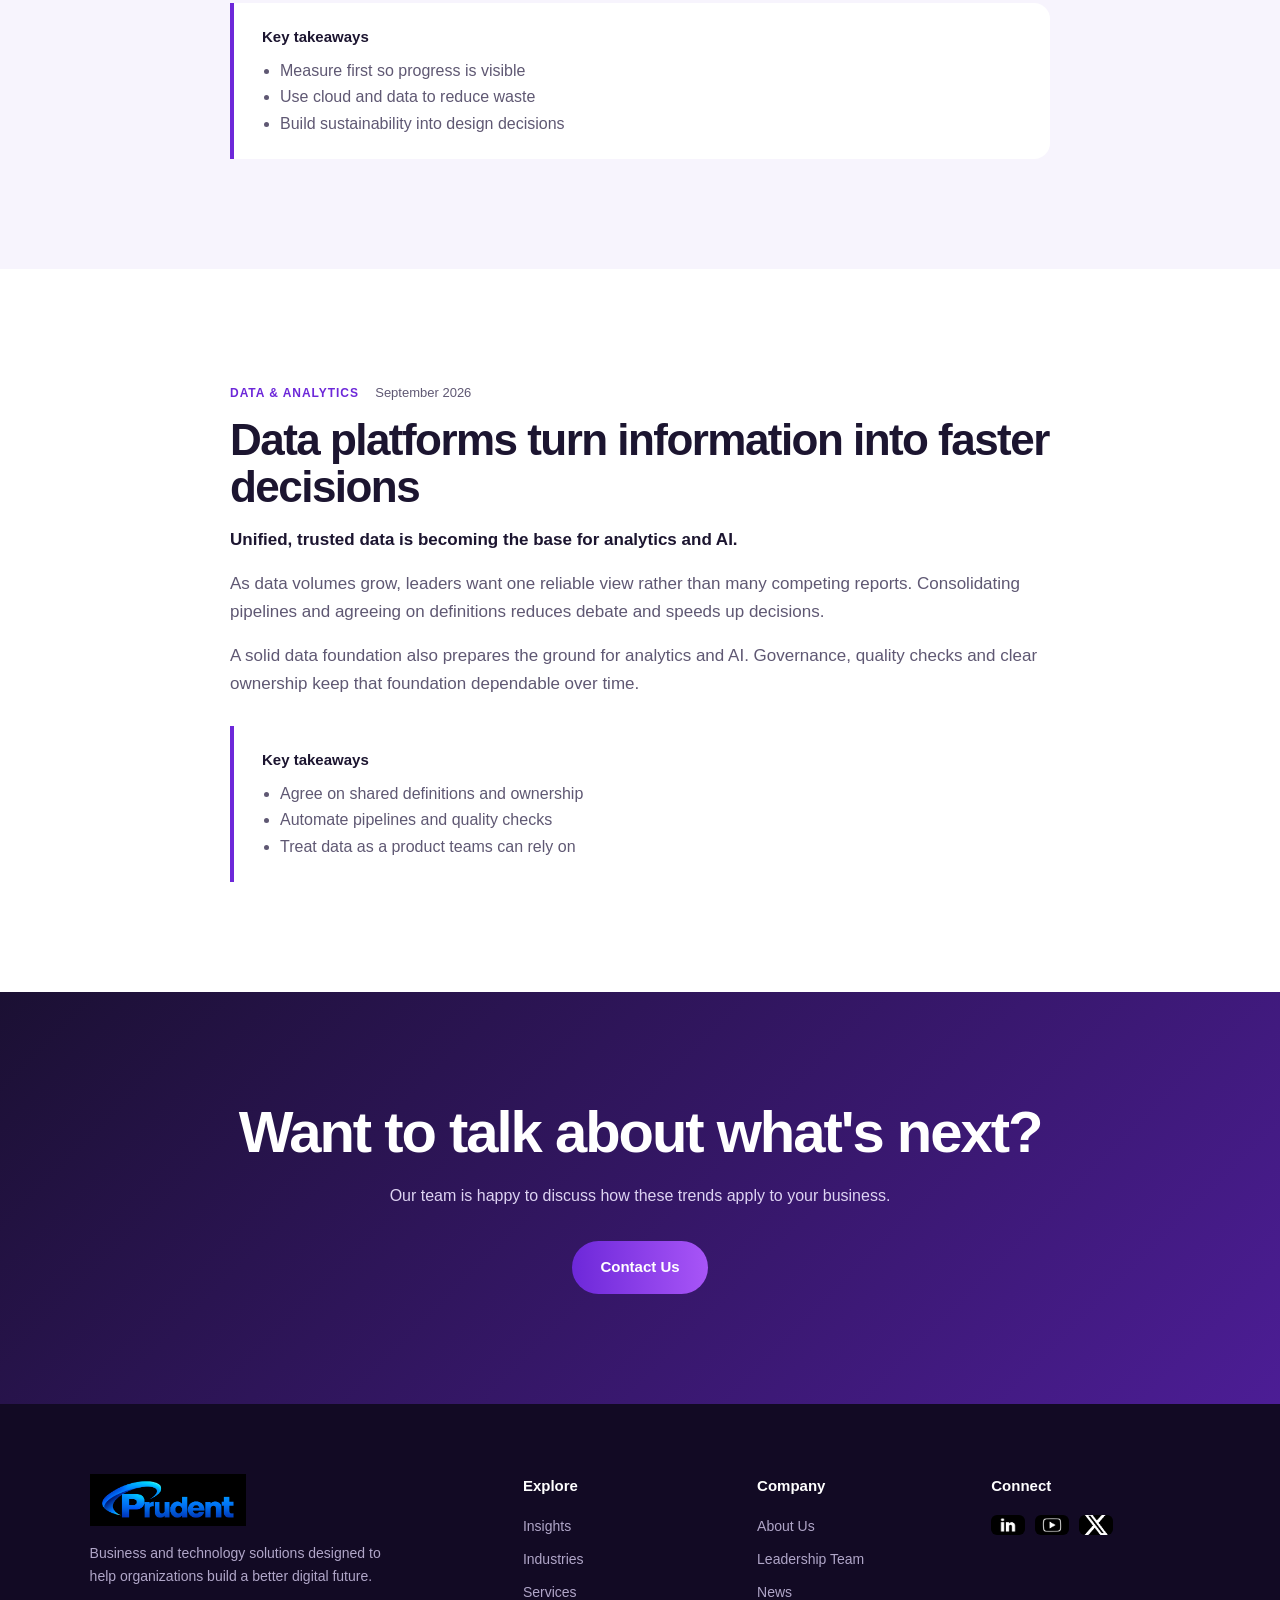
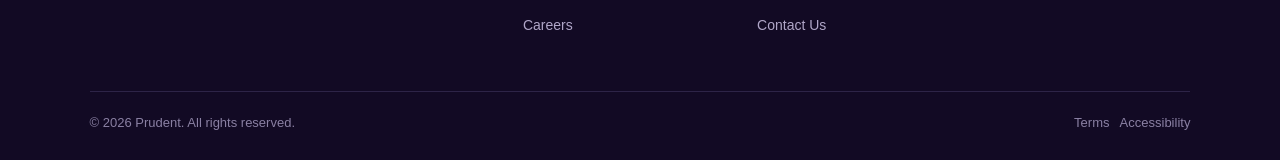
<file: news.html>
<!DOCTYPE html>
<html lang="en">

<head>
    <meta charset="UTF-8">
    <meta name="viewport" content="width=device-width, initial-scale=1.0">

    <meta name="description" content="Latest news and perspectives from Prudent.">

    <title>News | Prudent</title>

    <link rel="stylesheet" href="style.css">
    <link rel="icon" type="image/png" href="Images/logo3.png">
</head>

<body>

    <!-- CONTACT POPUP -->

    <input type="checkbox" id="contact-toggle" class="tg">

    <div class="cd">

        <label for="contact-toggle" class="cd-bg" aria-label="Close">
        </label>

        <div class="cd-box" role="dialog" aria-labelledby="cd-t">

            <label for="contact-toggle" class="x" aria-label="Close">
                &times;
            </label>

            <h2 id="cd-t">
                Schedule a Consultation
            </h2>

            <div class="cd-div">
                &#8595;
            </div>

            <form action="#thank-you" method="get">

                <div class="f">

                    <label for="cn">
                        Full Name <i>*</i>
                    </label>

                    <input id="cn" type="text" placeholder="Enter Your Full Name" pattern="[A-Z][a-z]+ [A-Z][a-z]+"
                        title="Enter first name and last name with the first letter of each name capitalized." required
                        autocomplete="name">

                </div>

                <div class="f">

                    <label for="cc">
                        Company Name <i>*</i>
                    </label>

                    <input id="cc" type="text" placeholder="Enter Your Company Name"
                        pattern="[a-zA-Z0-9]+( [a-zA-Z0-9]+)*" minlength="2" title="Enter a valid company name."
                        required autocomplete="organization">

                </div>

                <div class="f">

                    <label for="ce">
                        Work Email <i>*</i>
                    </label>

                    <input id="ce" type="email" placeholder="Enter Your Work Email"
                        pattern="(?!.*@(gmail|googlemail|yahoo|ymail|rocketmail|hotmail|outlook|live|msn|aol|icloud|protonmail|proton|zoho|gmx|yandex|rediffmail)\.)[a-zA-Z0-9._%+\-]+@[a-zA-Z0-9\-]+(\.[a-zA-Z0-9\-]+)*\.[a-zA-Z]{2,}"
                        title="Enter your work email address. Personal emails such as Gmail, Yahoo, or Outlook are not accepted."
                        required autocomplete="email">

                </div>

                <div class="f">

                    <label for="cp">
                        Phone Number
                    </label>

                    <input id="cp" type="tel" pattern="[0-9]{10}" maxlength="10" placeholder="Enter Your Phone Number"
                        title="Enter exactly 10 numbers." autocomplete="tel">

                </div>

                <div class="f">

                    <label for="cr">
                        Role / Title
                    </label>

                    <input id="cr" type="text" pattern="[A-Za-z]+( [A-Za-z]+)*"
                        title="Enter a valid role using letters only." placeholder="Enter Your Role / Title"
                        autocomplete="organization-title">

                </div>

                <div class="f">

                    <label for="cs">
                        Service <i>*</i>
                    </label>

                    <select id="cs" required>

                        <option value="">
                            --Select Service--
                        </option>

                        <option value="Digital Transformation">
                            Digital Transformation
                        </option>

                        <option value="Cybersecurity Services">
                            Cybersecurity Services
                        </option>

                        <option value="Data & AI Services">
                            Data &amp; AI Services
                        </option>

                        <option value="Enterprise Applications">
                            Enterprise Applications
                        </option>

                        <option value="Technology Staffing">
                            Technology Staffing
                        </option>

                    </select>

                </div>

                <div class="f full">

                    <label for="cq">
                        Please explain your requirement in brief
                    </label>

                    <textarea id="cq" rows="4" placeholder="Tell us about your requirement"></textarea>

                </div>

                <label class="agree full">

                    <input type="checkbox" required>

                    <b>
                        AGREE <i>*</i>
                    </b>

                    <span>
                        By checking the box above, you agree to receive
                        text messages from Prudent Technologies and
                        Consulting Inc regarding updates, alerts,
                        and notifications.
                    </span>

                </label>

                <p class="sms full">

                    <b>
                        SMS SHARING DISCLOSURE:
                    </b>

                    No mobile information will be shared with
                    third parties/affiliates for marketing/promotional
                    purposes at any time.

                </p>

                <button type="submit" class="btn">
                    Submit
                </button>

            </form>

        </div>

    </div>


    <div class="thank-popup" id="thank-you">

        <a href="#" class="thank-popup-bg" aria-label="Close">
        </a>

        <div class="thank-popup-box" role="dialog" aria-labelledby="thank-t">

            <a href="#" class="thank-close" aria-label="Close">
                &times;
            </a>

            <div class="thank-popup-icon">
                &#10003;
            </div>

            <h2 id="thank-t">
                Thank You!
            </h2>

            <p>
                Your consultation request has been submitted successfully.
            </p>

            <a href="index.html" class="btn">
                Close
            </a>

        </div>

    </div>


    <!-- HEADER -->

    <header class="sh">

        <div class="sh-in">


            <!-- LOGO -->

            <a class="sh-logo" href="index.html">

                <img src="Images/logo.png" alt="Prudent home" title="Home">

            </a>


            <!-- SEARCH -->

            <form class="sq" action="https://www.google.com/search" method="get" target="_blank" role="search">

                <span class="search-icon">
                    ⌕
                </span>

                <input type="hidden" name="as_sitesearch" value="yourdomain.com">

                <input type="search" name="q" placeholder="Search" aria-label="Search">

            </form>


            <!-- MOBILE MENU -->

            <input type="checkbox" id="nav-toggle" class="tg">


            <!-- NAVIGATION -->

            <nav class="sn">

                <a href="insights.html">
                    Insights
                </a>

                <a href="industries.html">
                    Industries
                </a>

                <a href="services.html">
                    Services
                </a>

                <a href="careers.html">
                    Careers
                </a>

                <a href="news.html" class="on">
                    News
                </a>

                <a href="about-us.html">
                    About Us
                </a>

                <a href="leadership.html">
                    Leadership Team
                </a>

                <label for="contact-toggle" class="btn">
                    Contact Us
                </label>

            </nav>


            <!-- HAMBURGER -->

            <label for="nav-toggle" class="burger" aria-label="Open menu">

                <i></i>
                <i></i>
                <i></i>

            </label>

        </div>

    </header>


    <!-- MAIN -->

    <main>


        <!-- HERO -->

        <section class="hero sm news-image">

            <div class="wrap">

                <span class="eyebrow">
                    News
                </span>

                <h1>
                    What's happening at Prudent.
                </h1>

                <p class="lead">
                    Updates on technology, AI and our work with clients.
                </p>

            </div>

        </section>


        <!-- LATEST STORIES -->

        <section>

            <div class="wrap">

                <span class="eyebrow rv">
                    In this issue
                </span>

                <h2 class="rv">
                    Latest stories.
                </h2>


                <div class="nl news-list">


                    <a href="#a1" class="rv">

                        <span class="tag">
                            TECHNOLOGY
                        </span>

                        <h3>
                            Businesses accelerate their digital transformation
                        </h3>

                        <time>
                            September 2026
                        </time>

                    </a>


                    <a href="#a2" class="rv">

                        <span class="tag">
                            ARTIFICIAL INTELLIGENCE
                        </span>

                        <h3>
                            Organizations explore new possibilities with AI
                        </h3>

                        <time>
                            September 2026
                        </time>

                    </a>


                    <a href="#a3" class="rv">

                        <span class="tag">
                            SUSTAINABILITY
                        </span>

                        <h3>
                            Technology supports sustainable business growth
                        </h3>

                        <time>
                            September 2026
                        </time>

                    </a>


                    <a href="#a4" class="rv">

                        <span class="tag">
                            DATA &amp; ANALYTICS
                        </span>

                        <h3>
                            Data platforms turn information into faster decisions
                        </h3>

                        <time>
                            September 2026
                        </time>

                    </a>


                </div>

            </div>

        </section>


        <!-- ARTICLE 1 -->

        <section id="a1" class="soft">

            <div class="ar rv">

                <span class="tag">
                    TECHNOLOGY
                </span>

                <time>
                    September 2026
                </time>

                <h2>
                    Businesses accelerate their digital transformation
                </h2>

                <p class="lead-p">
                    Organizations are moving faster to modernize
                    platforms and processes.
                </p>

                <p>
                    Digital transformation is shifting from large,
                    one-time programs to continuous improvement.
                    Leaders are breaking work into smaller releases
                    that deliver value early and let teams learn
                    as they go.
                </p>

                <p>
                    The common thread is a stronger link between
                    business goals and technology choices. Teams
                    that define outcomes first, then pick platforms
                    and partners, tend to avoid costly rework.
                </p>


                <div class="kt">

                    <h3>
                        Key takeaways
                    </h3>

                    <ul>

                        <li>
                            Start with outcomes, not tools
                        </li>

                        <li>
                            Release in smaller steps and learn quickly
                        </li>

                        <li>
                            Keep security and reliability in scope
                            from day one
                        </li>

                    </ul>

                </div>

            </div>

        </section>


        <!-- ARTICLE 2 -->

        <section id="a2">

            <div class="ar rv">

                <span class="tag">
                    ARTIFICIAL INTELLIGENCE
                </span>

                <time>
                    September 2026
                </time>

                <h2>
                    Organizations explore new possibilities with AI
                </h2>

                <p class="lead-p">
                    Practical AI use cases are moving from pilots
                    into production.
                </p>

                <p>
                    Many organizations have moved past experimentation
                    and now ask how AI fits into everyday work. The
                    most useful projects target a specific process,
                    such as service, reporting or document handling.
                </p>

                <p>
                    Trusted data and clear ownership matter as much
                    as the model itself. Teams that plan for monitoring,
                    access and review from the start find it easier
                    to scale.
                </p>


                <div class="kt">

                    <h3>
                        Key takeaways
                    </h3>

                    <ul>

                        <li>
                            Pick use cases tied to a measurable goal
                        </li>

                        <li>
                            Invest in data quality and governance
                        </li>

                        <li>
                            Plan for monitoring and human review
                        </li>

                    </ul>

                </div>

            </div>

        </section>


        <!-- ARTICLE 3 -->

        <section id="a3" class="soft">

            <div class="ar rv">

                <span class="tag">
                    SUSTAINABILITY
                </span>

                <time>
                    September 2026
                </time>

                <h2>
                    Technology supports sustainable business growth
                </h2>

                <p class="lead-p">
                    Data and cloud help teams track and reduce
                    their footprint.
                </p>

                <p>
                    Businesses want to understand their environmental
                    impact and act on it. Modern data platforms make
                    it easier to collect, combine and report the
                    information that sustainability goals depend on.
                </p>

                <p>
                    Efficient cloud use and better planning also
                    reduce waste. Treating sustainability as a
                    design requirement, rather than a report, helps
                    it become part of everyday decisions.
                </p>


                <div class="kt">

                    <h3>
                        Key takeaways
                    </h3>

                    <ul>

                        <li>
                            Measure first so progress is visible
                        </li>

                        <li>
                            Use cloud and data to reduce waste
                        </li>

                        <li>
                            Build sustainability into design decisions
                        </li>

                    </ul>

                </div>

            </div>

        </section>


        <!-- ARTICLE 4 -->

        <section id="a4">

            <div class="ar rv">

                <span class="tag">
                    DATA &amp; ANALYTICS
                </span>

                <time>
                    September 2026
                </time>

                <h2>
                    Data platforms turn information into faster decisions
                </h2>

                <p class="lead-p">
                    Unified, trusted data is becoming the base
                    for analytics and AI.
                </p>

                <p>
                    As data volumes grow, leaders want one reliable
                    view rather than many competing reports.
                    Consolidating pipelines and agreeing on definitions
                    reduces debate and speeds up decisions.
                </p>

                <p>
                    A solid data foundation also prepares the ground
                    for analytics and AI. Governance, quality checks
                    and clear ownership keep that foundation
                    dependable over time.
                </p>


                <div class="kt">

                    <h3>
                        Key takeaways
                    </h3>

                    <ul>

                        <li>
                            Agree on shared definitions and ownership
                        </li>

                        <li>
                            Automate pipelines and quality checks
                        </li>

                        <li>
                            Treat data as a product teams can rely on
                        </li>

                    </ul>

                </div>

            </div>

        </section>


        <!-- CTA -->

        <section class="cta">

            <div class="wrap">

                <h2 class="rv">
                    Want to talk about what's next?
                </h2>

                <p>
                    Our team is happy to discuss how these trends
                    apply to your business.
                </p>

                <label for="contact-toggle" class="btn">

                    Contact Us

                </label>

            </div>

        </section>


    </main>


    <!-- FOOTER -->

    <footer class="sf">

        <div class="sf-g">


            <!-- FOOTER ABOUT -->

            <div>

                <img src="Images/logo1.png" alt="Prudent">

                <p>
                    Business and technology solutions designed to help
                    organizations build a better digital future.
                </p>

            </div>


            <!-- EXPLORE -->

            <div>

                <h4>
                    Explore
                </h4>

                <a href="insights.html">
                    Insights
                </a>

                <a href="industries.html">
                    Industries
                </a>

                <a href="services.html">
                    Services
                </a>

                <a href="careers.html">
                    Careers
                </a>

            </div>


            <!-- COMPANY -->

            <div>

                <h4>
                    Company
                </h4>

                <a href="about-us.html">
                    About Us
                </a>

                <a href="leadership.html">
                    Leadership Team
                </a>

                <a href="news.html">
                    News
                </a>

                <label for="contact-toggle">
                    Contact Us
                </label>

            </div>


            <!-- CONNECT -->

            <div>

                <h4>
                    Connect
                </h4>

                <div class="soc">

                    <a href="https://www.linkedin.com/company/prudent-technologies-and-consulting-inc/posts/?feedView=all"
                        aria-label="LinkedIn">

                        <img src="Images/LinkedIn.jpg" alt="LinkedIn">

                    </a>

                    <a href="https://www.youtube.com/@PrudentTechnologiesConsulting" aria-label="YouTube">

                        <img src="Images/youtube.jpg" alt="YouTube">

                    </a>

                    <a href="https://x.com/Prudent_USA" aria-label="Twitter">

                        <img src="Images/twitter.jpg" alt="Twitter">

                    </a>

                </div>

            </div>

        </div>


        <!-- FOOTER BOTTOM -->

        <div class="sf-b">

            <span>
                © 2026 Prudent. All rights reserved.
            </span>

            <span>
                Terms
                &nbsp;
                Accessibility
            </span>

        </div>

    </footer>

</body>

</html>
</file>
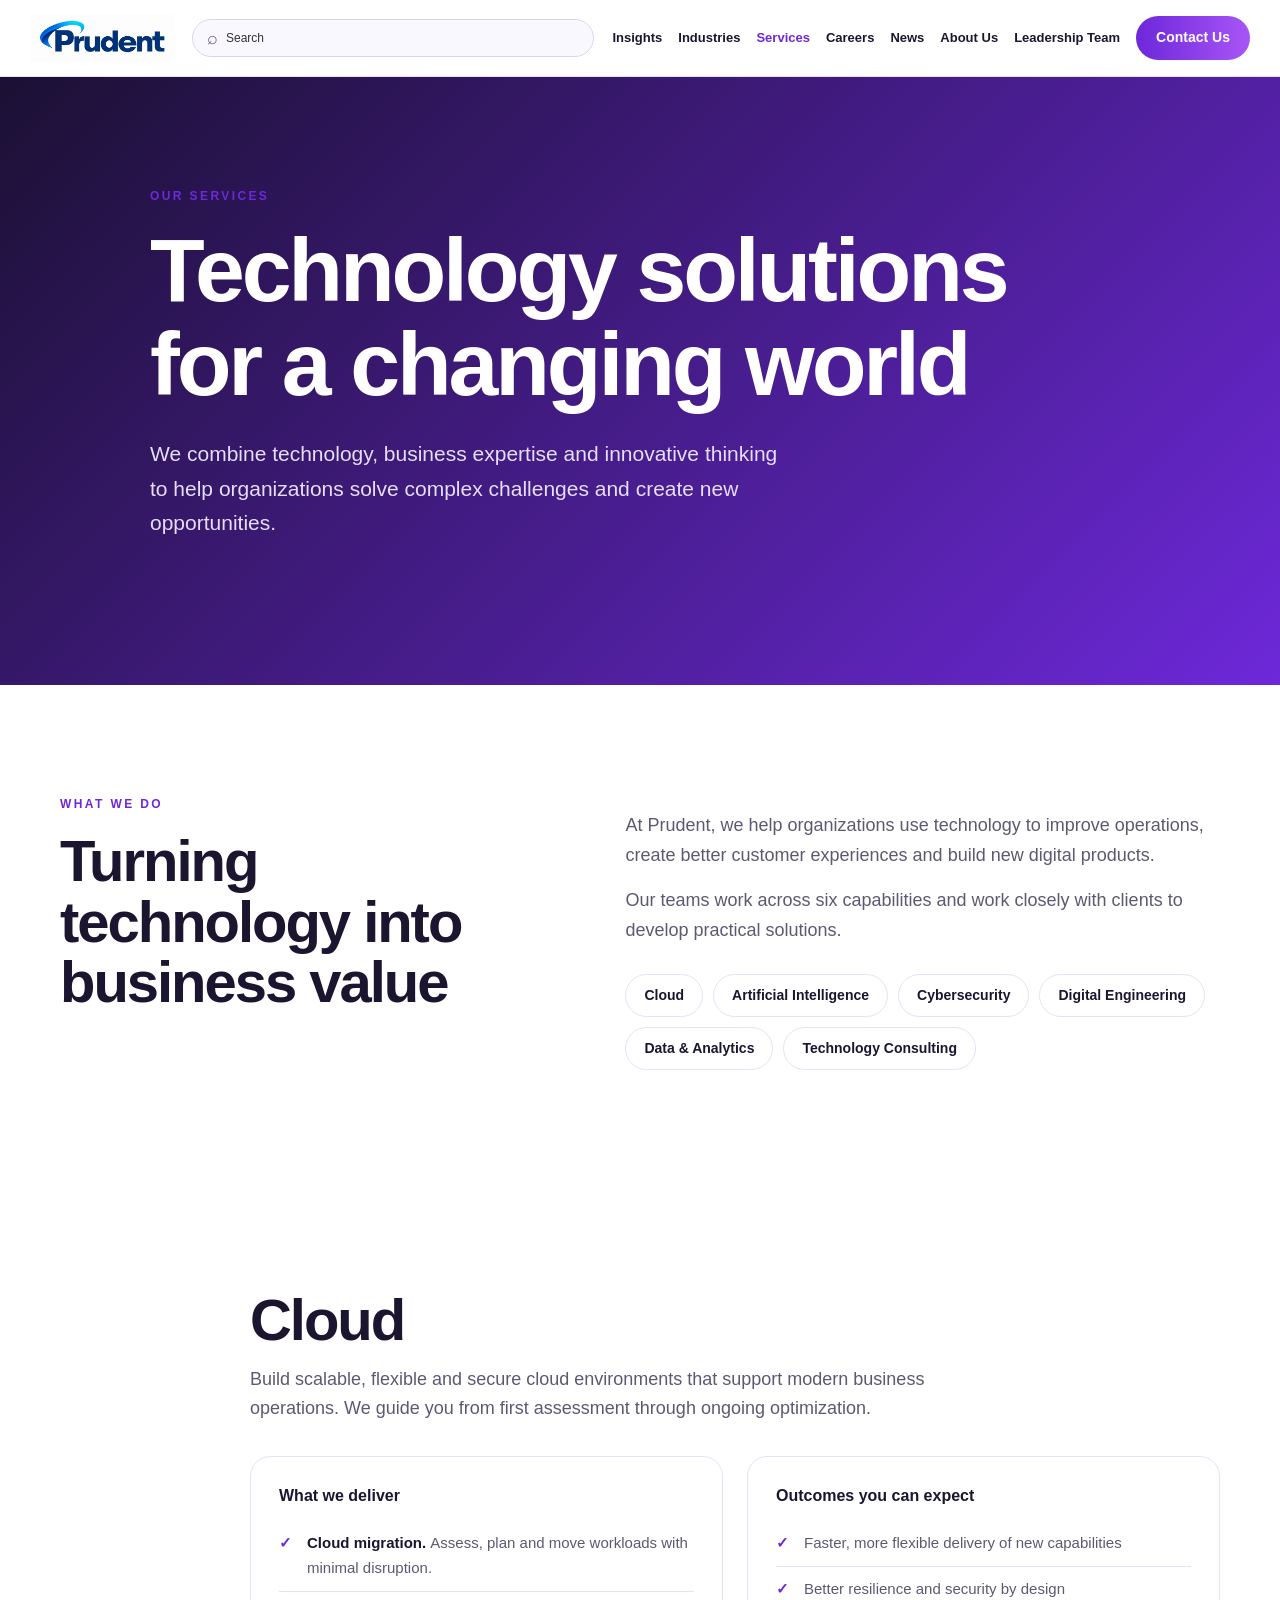
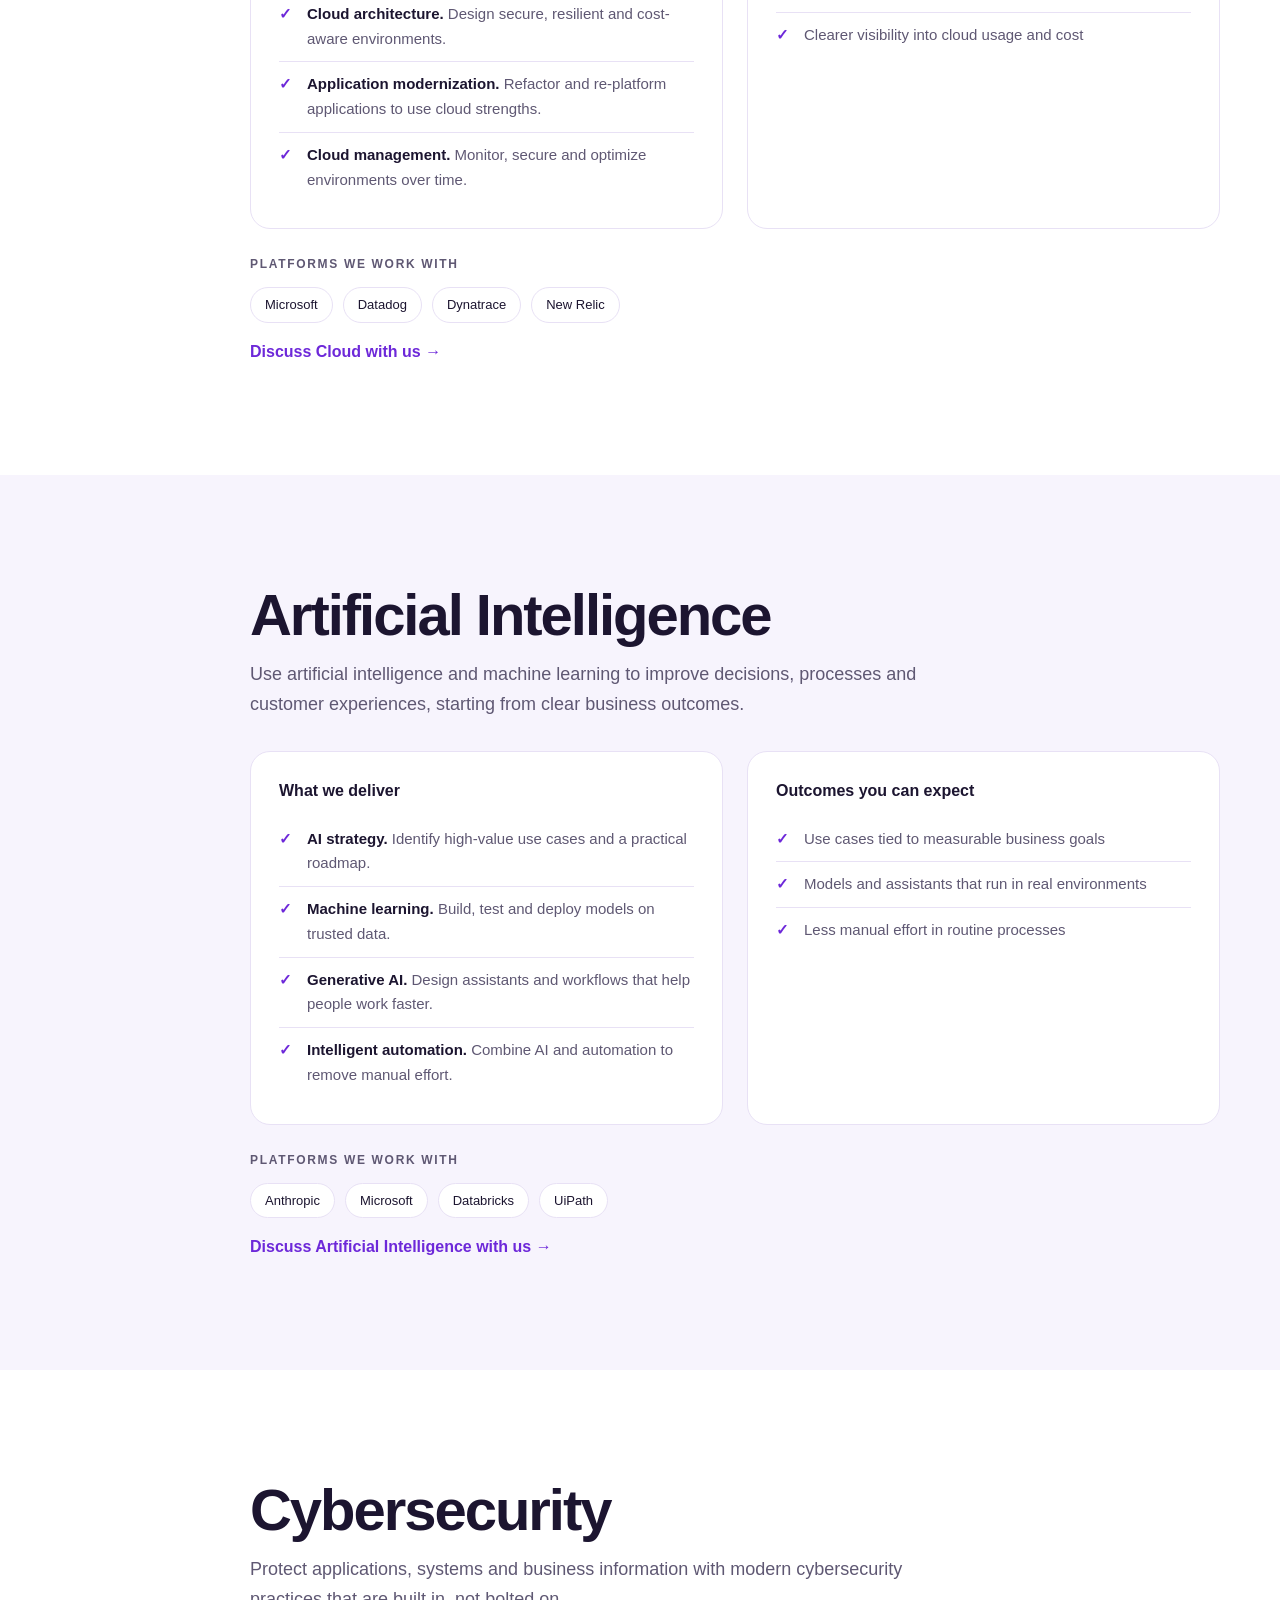
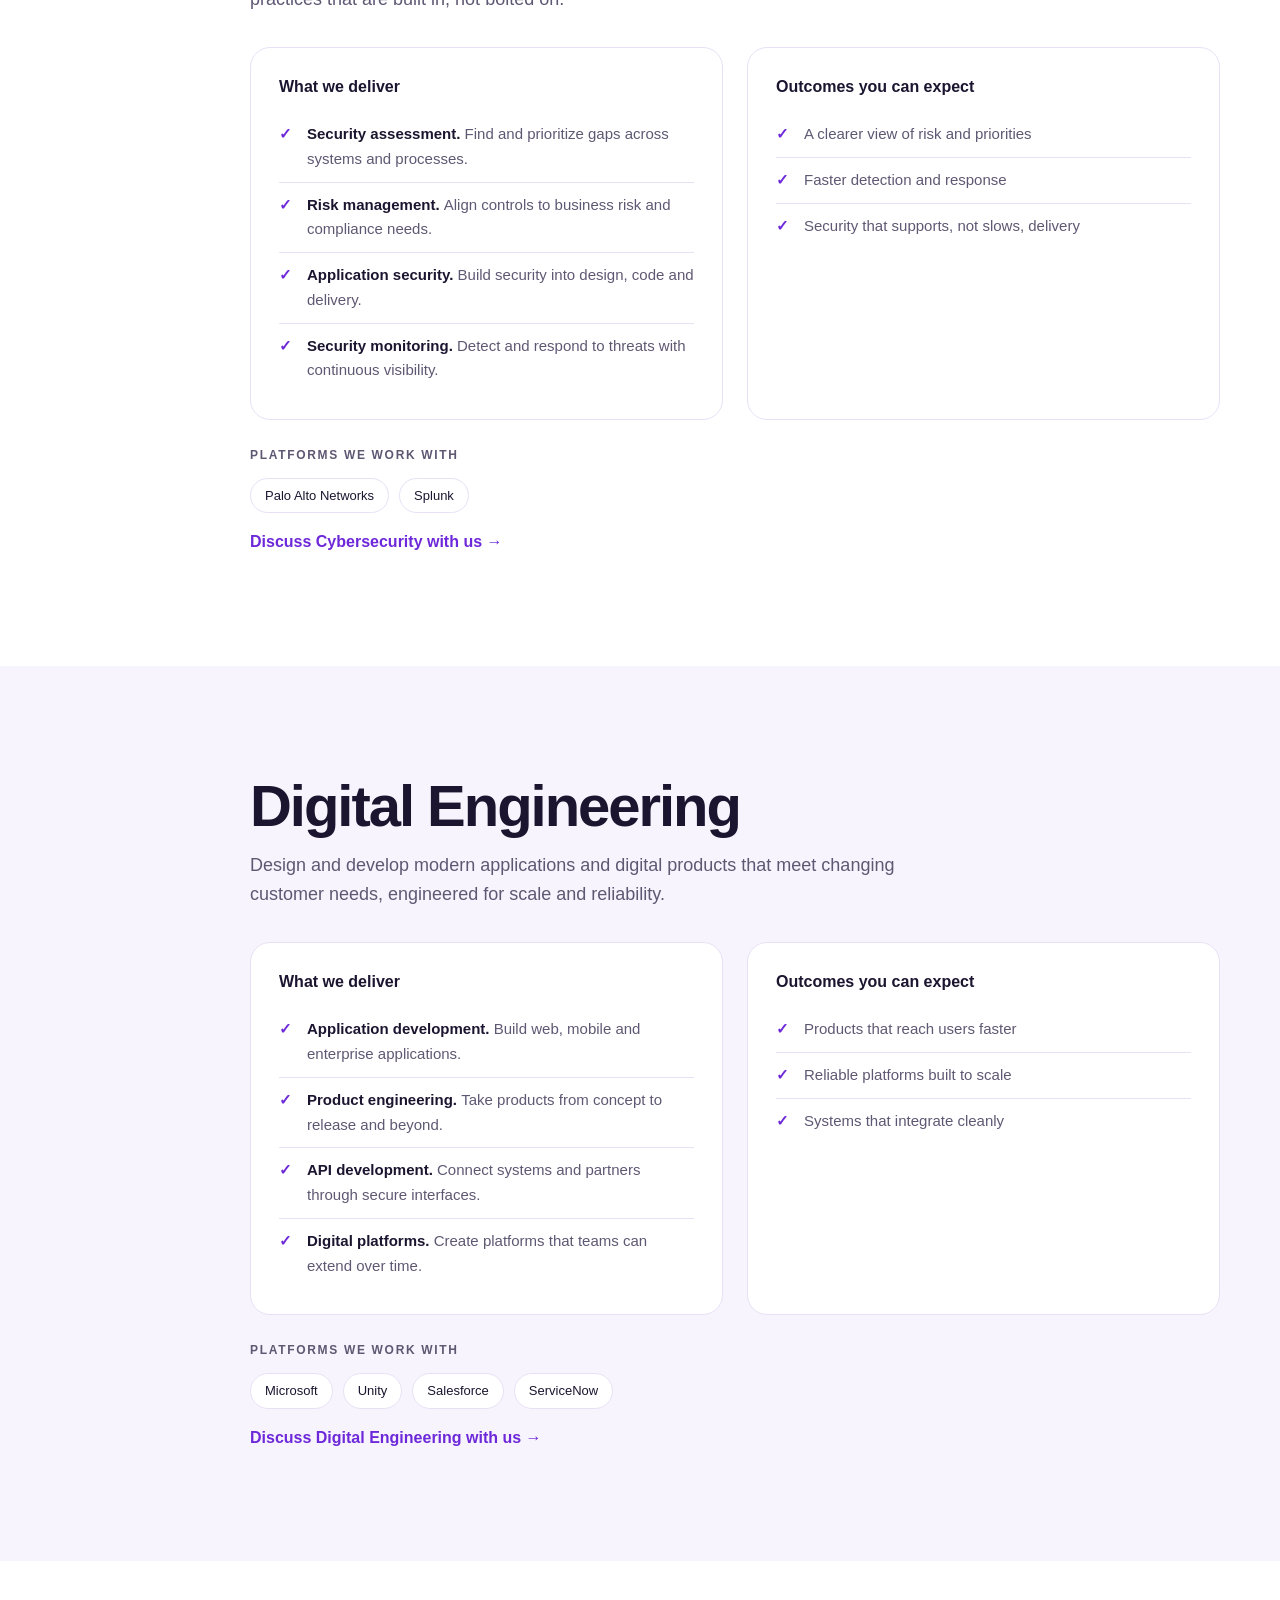
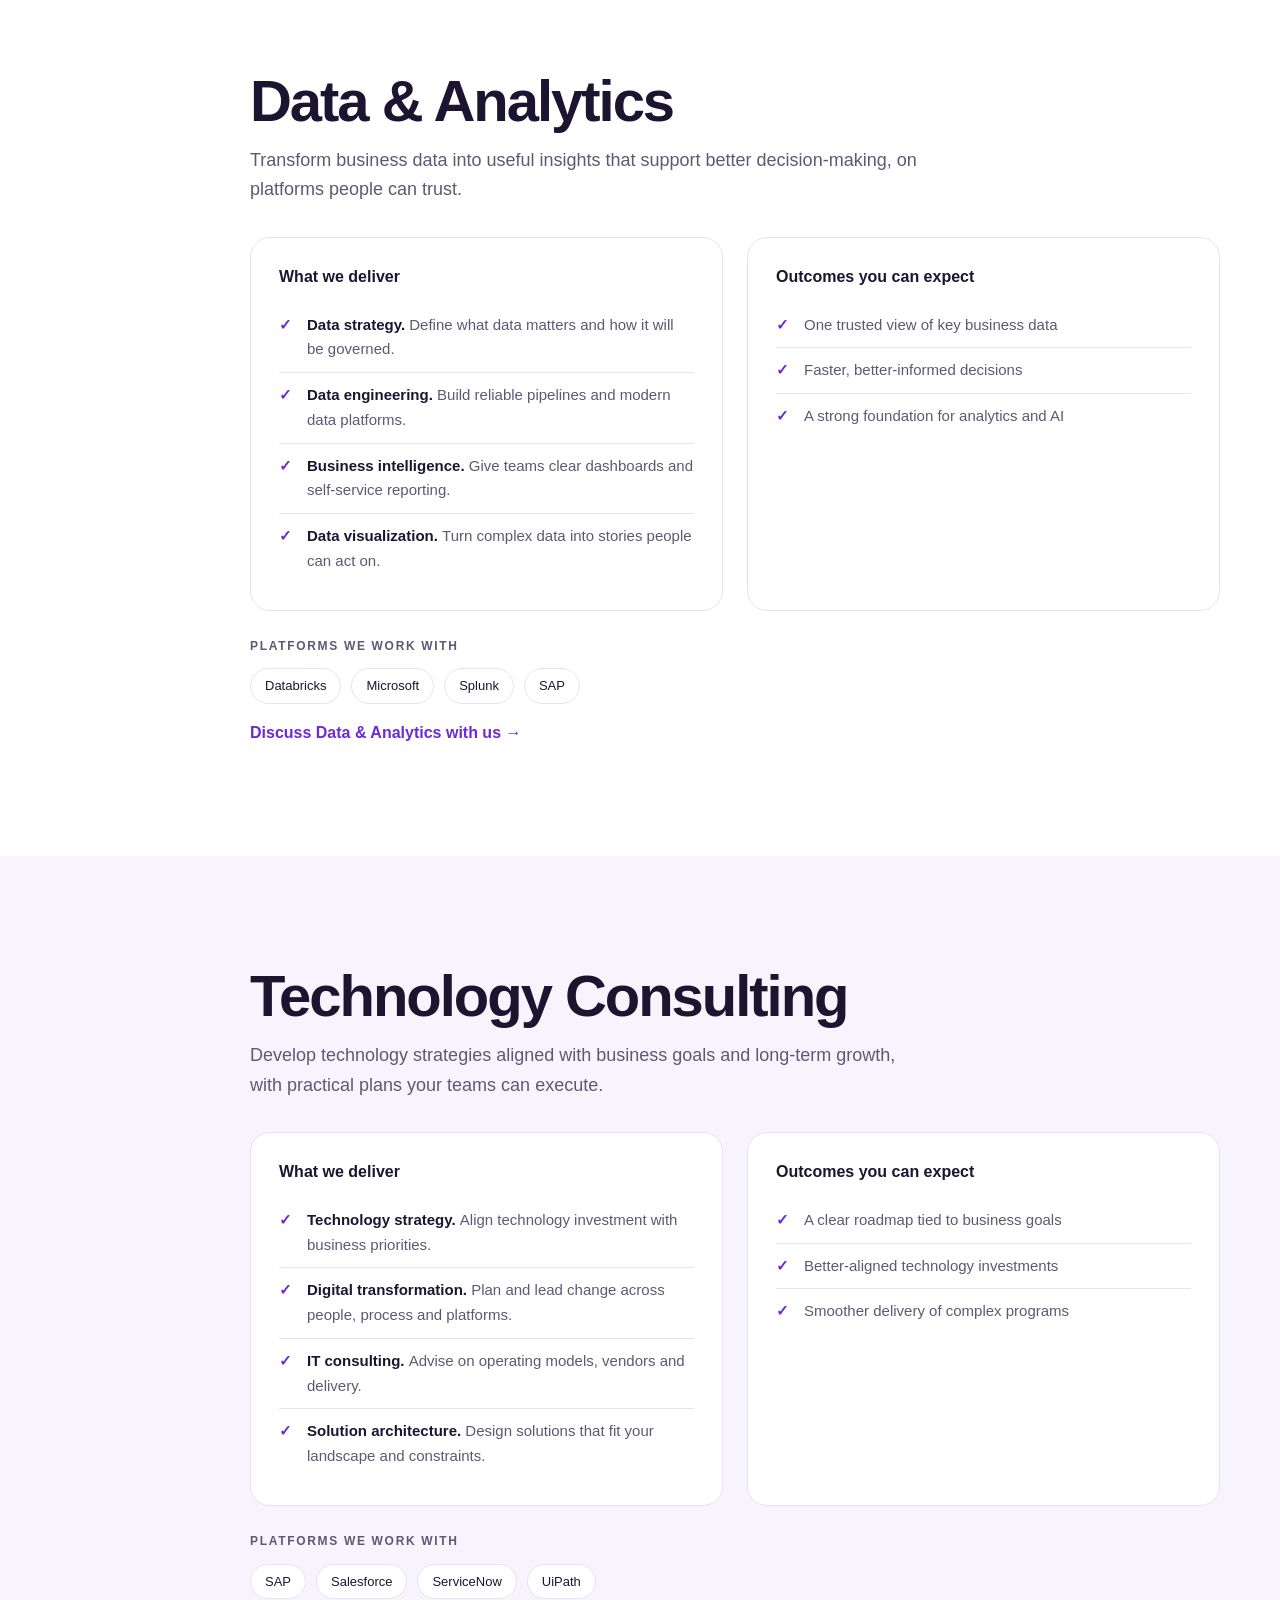
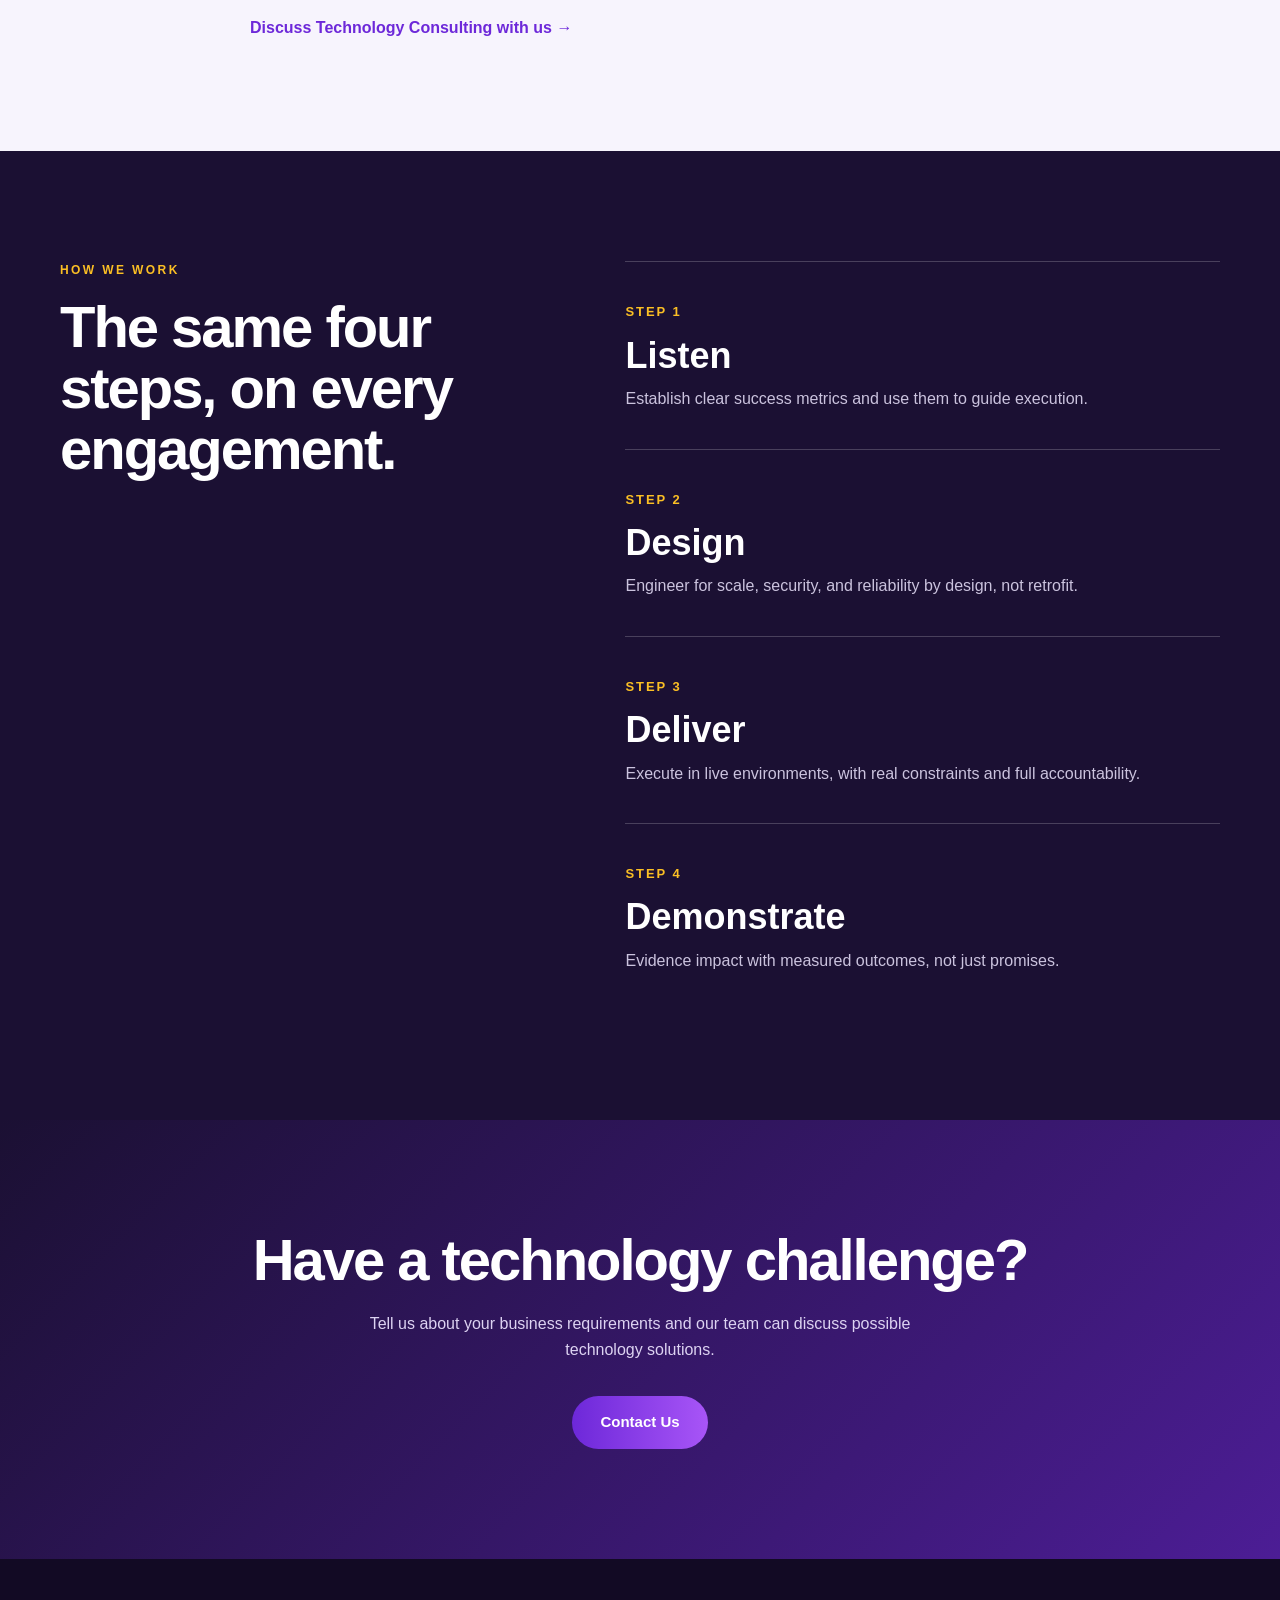
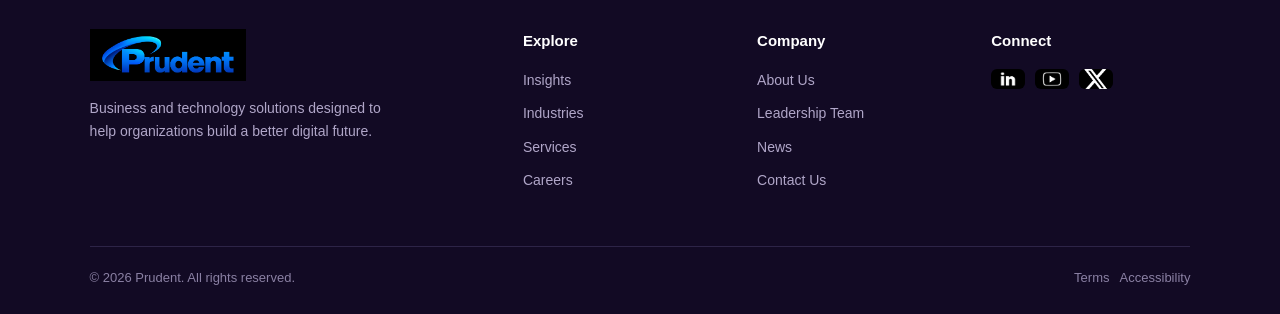
<file: services.html>
<!DOCTYPE html>
<html lang="en">

<head>

    <meta charset="UTF-8">

    <meta name="viewport" content="width=device-width, initial-scale=1.0">

    <meta name="description" content="Prudent services: cloud, AI, cybersecurity, engineering, data and consulting.">

    <title>Services | Prudent</title>

    <link rel="stylesheet" href="style.css">

    <link rel="icon" type="image/png" href="Images/logo3.png">

</head>


<body>


    <!-- CONTACT POPUP -->

    <input type="checkbox" id="contact-toggle" class="tg">


    <div class="cd">

        <label for="contact-toggle" class="cd-bg" aria-label="Close">
        </label>


        <div class="cd-box" role="dialog" aria-labelledby="cd-t">


            <label for="contact-toggle" class="x" aria-label="Close">

                &times;

            </label>


            <h2 id="cd-t">
                Schedule a Consultation
            </h2>


            <div class="cd-div">
                &#8595;
            </div>


            <form action="#thank-you" method="get">

                <div class="f">

                    <label for="cn">
                        Full Name <i>*</i>
                    </label>

                    <input id="cn" type="text" placeholder="Enter Your Full Name" pattern="[A-Z][a-z]+ [A-Z][a-z]+"
                        title="Enter first name and last name with the first letter of each name capitalized." required
                        autocomplete="name">

                </div>

                <div class="f">

                    <label for="cc">
                        Company Name <i>*</i>
                    </label>

                    <input id="cc" type="text" placeholder="Enter Your Company Name"
                        pattern="[a-zA-Z0-9]+( [a-zA-Z0-9]+)*" minlength="2" title="Enter a valid company name."
                        required autocomplete="organization">

                </div>

                <div class="f">

                    <label for="ce">
                        Work Email <i>*</i>
                    </label>

                    <input id="ce" type="email" placeholder="Enter Your Work Email"
                        pattern="(?!.*@(gmail|googlemail|yahoo|ymail|rocketmail|hotmail|outlook|live|msn|aol|icloud|protonmail|proton|zoho|gmx|yandex|rediffmail)\.)[a-zA-Z0-9._%+\-]+@[a-zA-Z0-9\-]+(\.[a-zA-Z0-9\-]+)*\.[a-zA-Z]{2,}"
                        title="Enter your work email address. Personal emails such as Gmail, Yahoo, or Outlook are not accepted."
                        required autocomplete="email">

                </div>

                <div class="f">

                    <label for="cp">
                        Phone Number
                    </label>

                    <input id="cp" type="tel" pattern="[0-9]{10}" maxlength="10" placeholder="Enter Your Phone Number"
                        title="Enter exactly 10 numbers." autocomplete="tel">

                </div>

                <div class="f">

                    <label for="cr">
                        Role / Title
                    </label>

                    <input id="cr" type="text" pattern="[A-Za-z]+( [A-Za-z]+)*"
                        title="Enter a valid role using letters only." placeholder="Enter Your Role / Title"
                        autocomplete="organization-title">

                </div>

                <div class="f">

                    <label for="cs">
                        Service <i>*</i>
                    </label>

                    <select id="cs" required>

                        <option value="">
                            --Select Service--
                        </option>

                        <option value="Digital Transformation">
                            Digital Transformation
                        </option>

                        <option value="Cybersecurity Services">
                            Cybersecurity Services
                        </option>

                        <option value="Data & AI Services">
                            Data &amp; AI Services
                        </option>

                        <option value="Enterprise Applications">
                            Enterprise Applications
                        </option>

                        <option value="Technology Staffing">
                            Technology Staffing
                        </option>

                    </select>

                </div>

                <div class="f full">

                    <label for="cq">
                        Please explain your requirement in brief
                    </label>

                    <textarea id="cq" rows="4" placeholder="Tell us about your requirement"></textarea>

                </div>

                <label class="agree full">

                    <input type="checkbox" required>

                    <b>
                        AGREE <i>*</i>
                    </b>

                    <span>
                        By checking the box above, you agree to receive
                        text messages from Prudent Technologies and
                        Consulting Inc regarding updates, alerts,
                        and notifications.
                    </span>

                </label>

                <p class="sms full">

                    <b>
                        SMS SHARING DISCLOSURE:
                    </b>

                    No mobile information will be shared with
                    third parties/affiliates for marketing/promotional
                    purposes at any time.

                </p>

                <button type="submit" class="btn">
                    Submit
                </button>

            </form>

        </div>

    </div>


    <div class="thank-popup" id="thank-you">

        <a href="#" class="thank-popup-bg" aria-label="Close">
        </a>

        <div class="thank-popup-box" role="dialog" aria-labelledby="thank-t">

            <a href="#" class="thank-close" aria-label="Close">
                &times;
            </a>

            <div class="thank-popup-icon">
                &#10003;
            </div>

            <h2 id="thank-t">
                Thank You!
            </h2>

            <p>
                Your consultation request has been submitted successfully.
            </p>

            <a href="index.html" class="btn">
                Close
            </a>

        </div>

    </div>

    <!-- HEADER -->

    <header class="sh">

        <div class="sh-in">


            <!-- LOGO -->

            <a class="sh-logo" href="index.html">

                <img src="Images/logo.png" alt="Prudent home" title="Home">

            </a>


            <!-- SEARCH -->

            <form class="sq" action="https://www.google.com/search" method="get" target="_blank" role="search">

                <span class="search-icon">
                    ⌕
                </span>

                <input type="hidden" name="as_sitesearch" value="yourdomain.com">

                <input type="search" name="q" placeholder="Search" aria-label="Search">

            </form>


            <!-- MOBILE NAVIGATION -->

            <input type="checkbox" id="nav-toggle" class="tg">


            <!-- NAVIGATION -->

            <nav class="sn">


                <a href="insights.html">
                    Insights
                </a>


                <a href="industries.html">
                    Industries
                </a>


                <a href="services.html" class="on">

                    Services

                </a>


                <a href="careers.html">
                    Careers
                </a>


                <a href="news.html">
                    News
                </a>


                <a href="about-us.html">
                    About Us
                </a>


                <a href="leadership.html">
                    Leadership Team
                </a>


                <label for="contact-toggle" class="btn">

                    Contact Us

                </label>


            </nav>


            <!-- HAMBURGER -->

            <label for="nav-toggle" class="burger" aria-label="Open menu">

                <i></i>
                <i></i>
                <i></i>

            </label>


        </div>

    </header>


    <!-- MAIN -->

    <main>


        <!-- HERO -->

        <section class="hero sm g">

            <div class="wrap">


                <span class="eyebrow">

                    Our services

                </span>


                <h1>
                    Technology solutions for a changing world
                </h1>


                <p class="lead">
                    We combine technology, business expertise and
                    innovative thinking to help organizations solve
                    complex challenges and create new opportunities.
                </p>


            </div>

        </section>


        <!-- WHAT WE DO -->

        <section>

            <div class="wrap split">


                <div class="rv">

                    <span class="eyebrow">
                        What we do
                    </span>


                    <h2>
                        Turning technology into business value
                    </h2>

                </div>


                <div class="rv">


                    <p class="lead-p">
                        At Prudent, we help organizations use technology
                        to improve operations, create better customer
                        experiences and build new digital products.
                    </p>


                    <p class="lead-p">
                        Our teams work across six capabilities and work
                        closely with clients to develop practical solutions.
                    </p>


                    <div class="chips">


                        <a href="#cloud">
                            Cloud
                        </a>


                        <a href="#ai">
                            Artificial Intelligence
                        </a>


                        <a href="#cybersecurity">
                            Cybersecurity
                        </a>


                        <a href="#engineering">
                            Digital Engineering
                        </a>


                        <a href="#data">
                            Data &amp; Analytics
                        </a>


                        <a href="#consulting">
                            Technology Consulting
                        </a>


                    </div>

                </div>

            </div>

        </section>


        <!-- CLOUD -->

        <section id="cloud">

            <div class="wrap chap">


                <div class="no rv">
                    01
                </div>


                <div class="rv">


                    <h2>
                        Cloud
                    </h2>


                    <p class="lead-p">
                        Build scalable, flexible and secure cloud
                        environments that support modern business
                        operations. We guide you from first assessment
                        through ongoing optimization.
                    </p>


                    <div class="dt">


                        <div>

                            <h3>
                                What we deliver
                            </h3>


                            <ul>


                                <li>
                                    <b>
                                        Cloud migration.
                                    </b>

                                    Assess, plan and move workloads
                                    with minimal disruption.
                                </li>


                                <li>
                                    <b>
                                        Cloud architecture.
                                    </b>

                                    Design secure, resilient and
                                    cost-aware environments.
                                </li>


                                <li>
                                    <b>
                                        Application modernization.
                                    </b>

                                    Refactor and re-platform applications
                                    to use cloud strengths.
                                </li>


                                <li>
                                    <b>
                                        Cloud management.
                                    </b>

                                    Monitor, secure and optimize
                                    environments over time.
                                </li>


                            </ul>

                        </div>


                        <div>

                            <h3>
                                Outcomes you can expect
                            </h3>


                            <ul>

                                <li>
                                    Faster, more flexible delivery
                                    of new capabilities
                                </li>

                                <li>
                                    Better resilience and security
                                    by design
                                </li>

                                <li>
                                    Clearer visibility into cloud
                                    usage and cost
                                </li>

                            </ul>

                        </div>


                    </div>


                    <h3 class="pf">
                        Platforms we work with
                    </h3>


                    <div class="tags">


                        <span>
                            Microsoft
                        </span>


                        <span>
                            Datadog
                        </span>


                        <span>
                            Dynatrace
                        </span>


                        <span>
                            New Relic
                        </span>


                    </div>


                    <label for="contact-toggle" class="more">

                        Discuss Cloud with us →

                    </label>


                </div>

            </div>

        </section>


        <!-- ARTIFICIAL INTELLIGENCE -->

        <section id="ai" class="soft">

            <div class="wrap chap">


                <div class="no rv">
                    02
                </div>


                <div class="rv">


                    <h2>
                        Artificial Intelligence
                    </h2>


                    <p class="lead-p">
                        Use artificial intelligence and machine
                        learning to improve decisions, processes
                        and customer experiences, starting from
                        clear business outcomes.
                    </p>


                    <div class="dt">


                        <div>

                            <h3>
                                What we deliver
                            </h3>


                            <ul>


                                <li>
                                    <b>
                                        AI strategy.
                                    </b>

                                    Identify high-value use cases
                                    and a practical roadmap.
                                </li>


                                <li>
                                    <b>
                                        Machine learning.
                                    </b>

                                    Build, test and deploy models
                                    on trusted data.
                                </li>


                                <li>
                                    <b>
                                        Generative AI.
                                    </b>

                                    Design assistants and workflows
                                    that help people work faster.
                                </li>


                                <li>
                                    <b>
                                        Intelligent automation.
                                    </b>

                                    Combine AI and automation to
                                    remove manual effort.
                                </li>


                            </ul>

                        </div>


                        <div>

                            <h3>
                                Outcomes you can expect
                            </h3>


                            <ul>

                                <li>
                                    Use cases tied to measurable
                                    business goals
                                </li>

                                <li>
                                    Models and assistants that run
                                    in real environments
                                </li>

                                <li>
                                    Less manual effort in routine
                                    processes
                                </li>

                            </ul>

                        </div>


                    </div>


                    <h3 class="pf">
                        Platforms we work with
                    </h3>


                    <div class="tags">


                        <span>
                            Anthropic
                        </span>


                        <span>
                            Microsoft
                        </span>


                        <span>
                            Databricks
                        </span>


                        <span>
                            UiPath
                        </span>


                    </div>


                    <label for="contact-toggle" class="more">

                        Discuss Artificial Intelligence with us →

                    </label>


                </div>

            </div>

        </section>


        <!-- CYBERSECURITY -->

        <section id="cybersecurity">

            <div class="wrap chap">


                <div class="no rv">
                    03
                </div>


                <div class="rv">


                    <h2>
                        Cybersecurity
                    </h2>


                    <p class="lead-p">
                        Protect applications, systems and business
                        information with modern cybersecurity practices
                        that are built in, not bolted on.
                    </p>


                    <div class="dt">


                        <div>

                            <h3>
                                What we deliver
                            </h3>


                            <ul>


                                <li>
                                    <b>
                                        Security assessment.
                                    </b>

                                    Find and prioritize gaps across
                                    systems and processes.
                                </li>


                                <li>
                                    <b>
                                        Risk management.
                                    </b>

                                    Align controls to business risk
                                    and compliance needs.
                                </li>


                                <li>
                                    <b>
                                        Application security.
                                    </b>

                                    Build security into design,
                                    code and delivery.
                                </li>


                                <li>
                                    <b>
                                        Security monitoring.
                                    </b>

                                    Detect and respond to threats
                                    with continuous visibility.
                                </li>


                            </ul>

                        </div>


                        <div>

                            <h3>
                                Outcomes you can expect
                            </h3>


                            <ul>

                                <li>
                                    A clearer view of risk and priorities
                                </li>

                                <li>
                                    Faster detection and response
                                </li>

                                <li>
                                    Security that supports, not slows,
                                    delivery
                                </li>

                            </ul>

                        </div>


                    </div>


                    <h3 class="pf">
                        Platforms we work with
                    </h3>


                    <div class="tags">


                        <span>
                            Palo Alto Networks
                        </span>


                        <span>
                            Splunk
                        </span>


                    </div>


                    <label for="contact-toggle" class="more">

                        Discuss Cybersecurity with us →

                    </label>


                </div>

            </div>

        </section>


        <!-- DIGITAL ENGINEERING -->

        <section id="engineering" class="soft">

            <div class="wrap chap">


                <div class="no rv">
                    04
                </div>


                <div class="rv">


                    <h2>
                        Digital Engineering
                    </h2>


                    <p class="lead-p">
                        Design and develop modern applications and
                        digital products that meet changing customer
                        needs, engineered for scale and reliability.
                    </p>


                    <div class="dt">


                        <div>

                            <h3>
                                What we deliver
                            </h3>


                            <ul>


                                <li>
                                    <b>
                                        Application development.
                                    </b>

                                    Build web, mobile and enterprise
                                    applications.
                                </li>


                                <li>
                                    <b>
                                        Product engineering.
                                    </b>

                                    Take products from concept to
                                    release and beyond.
                                </li>


                                <li>
                                    <b>
                                        API development.
                                    </b>

                                    Connect systems and partners
                                    through secure interfaces.
                                </li>


                                <li>
                                    <b>
                                        Digital platforms.
                                    </b>

                                    Create platforms that teams
                                    can extend over time.
                                </li>


                            </ul>

                        </div>


                        <div>

                            <h3>
                                Outcomes you can expect
                            </h3>


                            <ul>

                                <li>
                                    Products that reach users faster
                                </li>

                                <li>
                                    Reliable platforms built to scale
                                </li>

                                <li>
                                    Systems that integrate cleanly
                                </li>

                            </ul>

                        </div>


                    </div>


                    <h3 class="pf">
                        Platforms we work with
                    </h3>


                    <div class="tags">


                        <span>
                            Microsoft
                        </span>


                        <span>
                            Unity
                        </span>


                        <span>
                            Salesforce
                        </span>


                        <span>
                            ServiceNow
                        </span>


                    </div>


                    <label for="contact-toggle" class="more">

                        Discuss Digital Engineering with us →

                    </label>


                </div>

            </div>

        </section>


        <!-- DATA & ANALYTICS -->

        <section id="data">

            <div class="wrap chap">


                <div class="no rv">
                    05
                </div>


                <div class="rv">


                    <h2>
                        Data &amp; Analytics
                    </h2>


                    <p class="lead-p">
                        Transform business data into useful insights
                        that support better decision-making, on
                        platforms people can trust.
                    </p>


                    <div class="dt">


                        <div>

                            <h3>
                                What we deliver
                            </h3>


                            <ul>


                                <li>
                                    <b>
                                        Data strategy.
                                    </b>

                                    Define what data matters and
                                    how it will be governed.
                                </li>


                                <li>
                                    <b>
                                        Data engineering.
                                    </b>

                                    Build reliable pipelines and
                                    modern data platforms.
                                </li>


                                <li>
                                    <b>
                                        Business intelligence.
                                    </b>

                                    Give teams clear dashboards
                                    and self-service reporting.
                                </li>


                                <li>
                                    <b>
                                        Data visualization.
                                    </b>

                                    Turn complex data into stories
                                    people can act on.
                                </li>


                            </ul>

                        </div>


                        <div>

                            <h3>
                                Outcomes you can expect
                            </h3>


                            <ul>

                                <li>
                                    One trusted view of key
                                    business data
                                </li>

                                <li>
                                    Faster, better-informed decisions
                                </li>

                                <li>
                                    A strong foundation for analytics
                                    and AI
                                </li>

                            </ul>

                        </div>


                    </div>


                    <h3 class="pf">
                        Platforms we work with
                    </h3>


                    <div class="tags">


                        <span>
                            Databricks
                        </span>


                        <span>
                            Microsoft
                        </span>


                        <span>
                            Splunk
                        </span>


                        <span>
                            SAP
                        </span>


                    </div>


                    <label for="contact-toggle" class="more">

                        Discuss Data &amp; Analytics with us →

                    </label>


                </div>

            </div>

        </section>


        <!-- TECHNOLOGY CONSULTING -->

        <section id="consulting" class="soft">

            <div class="wrap chap">


                <div class="no rv">
                    06
                </div>


                <div class="rv">


                    <h2>
                        Technology Consulting
                    </h2>


                    <p class="lead-p">
                        Develop technology strategies aligned with
                        business goals and long-term growth, with
                        practical plans your teams can execute.
                    </p>


                    <div class="dt">


                        <div>

                            <h3>
                                What we deliver
                            </h3>


                            <ul>


                                <li>
                                    <b>
                                        Technology strategy.
                                    </b>

                                    Align technology investment with
                                    business priorities.
                                </li>


                                <li>
                                    <b>
                                        Digital transformation.
                                    </b>

                                    Plan and lead change across people,
                                    process and platforms.
                                </li>


                                <li>
                                    <b>
                                        IT consulting.
                                    </b>

                                    Advise on operating models, vendors
                                    and delivery.
                                </li>


                                <li>
                                    <b>
                                        Solution architecture.
                                    </b>

                                    Design solutions that fit your
                                    landscape and constraints.
                                </li>


                            </ul>

                        </div>


                        <div>

                            <h3>
                                Outcomes you can expect
                            </h3>


                            <ul>

                                <li>
                                    A clear roadmap tied to business goals
                                </li>

                                <li>
                                    Better-aligned technology investments
                                </li>

                                <li>
                                    Smoother delivery of complex programs
                                </li>

                            </ul>

                        </div>


                    </div>


                    <h3 class="pf">
                        Platforms we work with
                    </h3>


                    <div class="tags">


                        <span>
                            SAP
                        </span>


                        <span>
                            Salesforce
                        </span>


                        <span>
                            ServiceNow
                        </span>


                        <span>
                            UiPath
                        </span>


                    </div>


                    <label for="contact-toggle" class="more">

                        Discuss Technology Consulting with us →

                    </label>


                </div>

            </div>

        </section>


        <!-- HOW WE WORK -->

        <section class="dark">

            <div class="wrap split">


                <div class="stick rv">

                    <span class="eyebrow">
                        How we work
                    </span>


                    <h2>
                        The same four steps, on every engagement.
                    </h2>

                </div>


                <div>


                    <div class="step rv">

                        <b>
                            STEP 1
                        </b>


                        <h3>
                            Listen
                        </h3>


                        <p>
                            Establish clear success metrics and use
                            them to guide execution.
                        </p>

                    </div>


                    <div class="step rv">

                        <b>
                            STEP 2
                        </b>


                        <h3>
                            Design
                        </h3>


                        <p>
                            Engineer for scale, security, and
                            reliability by design, not retrofit.
                        </p>

                    </div>


                    <div class="step rv">

                        <b>
                            STEP 3
                        </b>


                        <h3>
                            Deliver
                        </h3>


                        <p>
                            Execute in live environments, with real
                            constraints and full accountability.
                        </p>

                    </div>


                    <div class="step rv">

                        <b>
                            STEP 4
                        </b>


                        <h3>
                            Demonstrate
                        </h3>


                        <p>
                            Evidence impact with measured outcomes,
                            not just promises.
                        </p>

                    </div>


                </div>

            </div>

        </section>


        <!-- CTA -->

        <section class="cta">

            <div class="wrap">


                <h2 class="rv">
                    Have a technology challenge?
                </h2>


                <p>
                    Tell us about your business requirements and
                    our team can discuss possible technology solutions.
                </p>


                <label for="contact-toggle" class="btn">

                    Contact Us

                </label>


            </div>

        </section>


    </main>


    <!-- FOOTER -->

    <footer class="sf">

        <div class="sf-g">


            <!-- ABOUT -->

            <div>

                <img src="Images/logo1.png" alt="Prudent">

                <p>
                    Business and technology solutions designed to
                    help organizations build a better digital future.
                </p>

            </div>


            <!-- EXPLORE -->

            <div>

                <h4>
                    Explore
                </h4>


                <a href="insights.html">
                    Insights
                </a>


                <a href="industries.html">
                    Industries
                </a>


                <a href="services.html">
                    Services
                </a>


                <a href="careers.html">
                    Careers
                </a>

            </div>


            <!-- COMPANY -->

            <div>

                <h4>
                    Company
                </h4>


                <a href="about-us.html">
                    About Us
                </a>


                <a href="leadership.html">
                    Leadership Team
                </a>


                <a href="news.html">
                    News
                </a>


                <label for="contact-toggle">
                    Contact Us
                </label>

            </div>


            <!-- CONNECT -->

            <div>

                <h4>
                    Connect
                </h4>


                <div class="soc">


                    <a href="https://www.linkedin.com/company/prudent-technologies-and-consulting-inc/posts/?feedView=all"
                        aria-label="LinkedIn">

                        <img src="Images/LinkedIn.jpg" alt="LinkedIn">

                    </a>


                    <a href="https://www.youtube.com/@PrudentTechnologiesConsulting" aria-label="YouTube">

                        <img src="Images/youtube.jpg" alt="YouTube">

                    </a>


                    <a href="https://x.com/Prudent_USA" aria-label="Twitter">

                        <img src="Images/twitter.jpg" alt="Twitter">

                    </a>


                </div>

            </div>

        </div>


        <!-- FOOTER BOTTOM -->

        <div class="sf-b">

            <span>
                © 2026 Prudent. All rights reserved.
            </span>


            <span>
                Terms
                &nbsp;
                Accessibility
            </span>

        </div>

    </footer>


</body>

</html>
</file>
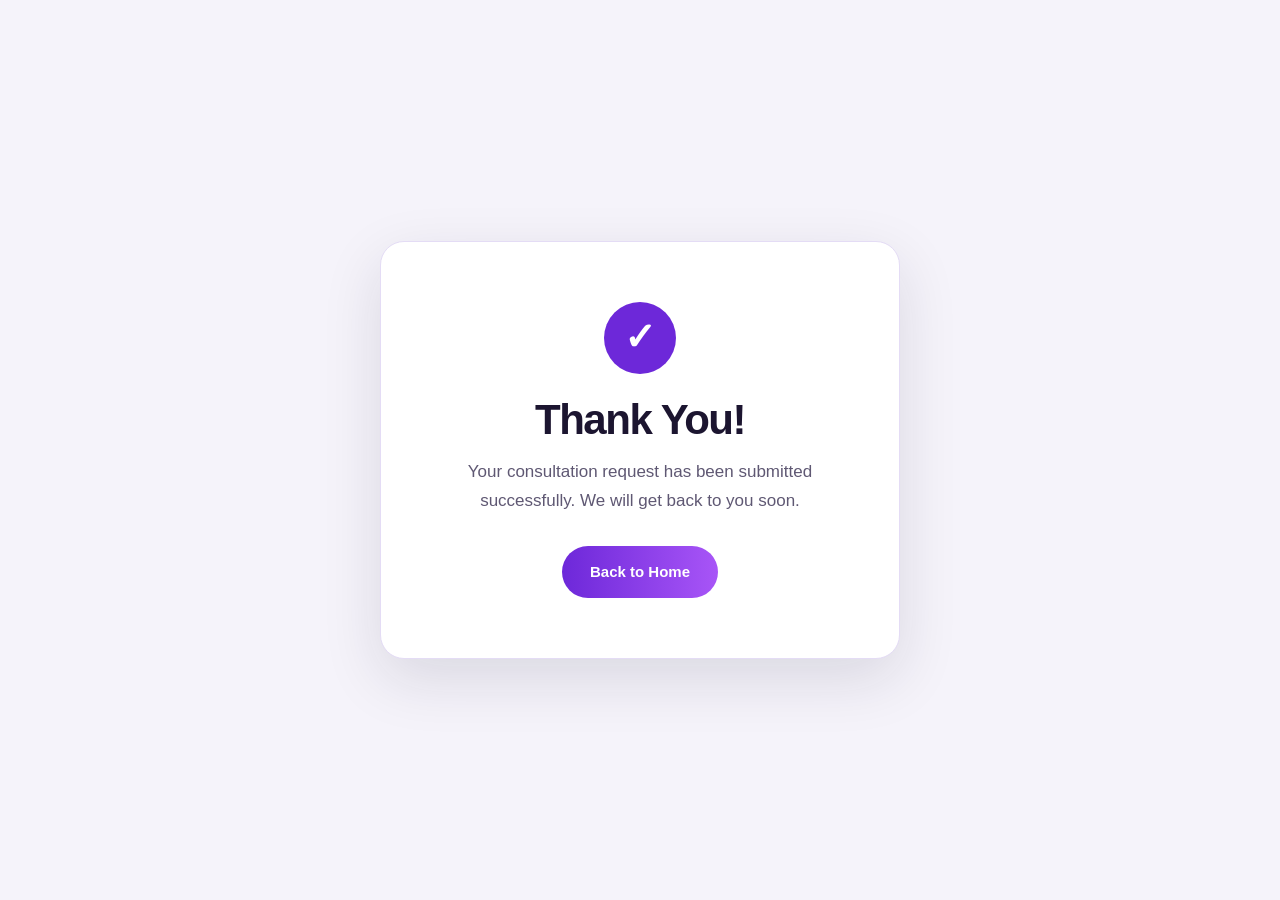
<file: thank-you.html>
<!DOCTYPE html>
<html lang="en">
<head>
    <meta charset="UTF-8">
    <meta name="viewport" content="width=device-width, initial-scale=1.0">
    <meta name="description" content="Thank you for contacting Prudent.">
    <title>Thank You | Prudent</title>
    <link rel="stylesheet" href="style.css">
    <link rel="icon" type="image/png" href="Images/logo3.png" />
</head>

<body>

    <main class="thank-page">

        <div class="thank-card">

            <div class="thank-icon">✓</div>

            <h1>Thank You!</h1>

            <p>
                Your consultation request has been submitted successfully.
                We will get back to you soon.
            </p>

            <a href="index.html" class="btn">
                Back to Home
            </a>

        </div>

    </main>

</body>
</html>
</file>
<file: style.css>
*{
margin:0;
padding:0;
box-sizing:border-box;
}
html{
scroll-behavior:smooth;
scroll-padding-top:90px;
max-width: 100%;
}
body{
font-family:Arial,Helvetica,sans-serif;
color:#1c1530;
background:#fff;
line-height:1.65;
max-width: 100%;
overflow-x: clip;
}
body:has(#contact-toggle:checked){
overflow:hidden;
}
img{
max-width:100%;
display:block;
}
a{
color:inherit;
text-decoration:none;
}
button,
input,
textarea,
select{
font:inherit;
}
label{
cursor:pointer;
}
input[type="checkbox"]{
accent-color:#6d28d9;
}
:focus-visible{
outline:2px solid #6d28d9;
outline-offset:3px;
}
section{
padding:110px clamp(20px,7vw,110px);
}
.wrap{
max-width:1200px;
margin:auto;
}
h1,
h2{
letter-spacing:-.035em;
line-height:1.05;
font-weight:800;
}
h2{
font-size:clamp(32px,4.6vw,58px);
}
.eyebrow{
display:block;
margin-bottom:16px;
font-size:12px;
font-weight:800;
letter-spacing:.2em;
text-transform:uppercase;
color:#6d28d9;
}
.big{
font-size:clamp(17px,2vw,21px);
color:#cbc3de;
max-width:640px;
margin-top:24px;
}
.btn{
display:inline-flex;
align-items:center;
justify-content:center;
padding:14px 28px;
border:0;
border-radius:99px;
background:linear-gradient(90deg,#6d28d9,#a855f7);
color:#fff;
font-weight:700;
font-size:15px;
cursor:pointer;
transition:.3s;
}
.btn:hover{
transform:translateY(-3px);
box-shadow:0 12px 28px rgba(109,40,217,.35);
}
.btn.ghost{
background:transparent;
border:1.5px solid currentColor;
margin-left:8px;
}
.more{
display:inline-block;
margin-top:16px;
color:#6d28d9;
font-weight:700;
}
.dark{
background:#1b1033;
color:#fff;
}
.dark .eyebrow{
color:#fbbf24;
}
.soft{
background:#f7f4fd;
}
.sh{
position:sticky;
top:0;
z-index:900;
background:rgba(255,255,255,.96);
backdrop-filter:blur(14px);
border-bottom:1px solid #e8e1f5;
}

.sh-in{
position:relative;
max-width:1600px;
min-height:76px;
margin:auto;
padding:0 clamp(16px,3vw,44px);
display:flex;
align-items:center;
gap:24px;
}
.sh-logo{
display:flex;
align-items:center;
flex-shrink:0;
}
.sh-logo img{
height:48px;
width:auto;
object-fit:contain;
}
.sq{
position:relative;
flex:1;
gap: 8px;
max-width:440px;
margin:auto;
}

.sq input[type="search"]{
width:100%;
height:44px;
padding:0 18px 0 44px;
border:1px solid #e8e1f5;
border-radius:99px;
background:#f7f4fd;
outline: 0;
font-size: 14px;
transition:.25s;
}
.sq input[type="search"]:focus{
border-color:#6d28d9;
background:#fff;
box-shadow:0 0 0 4px rgba(109,40,217,.12);
}

.sq {
    width: 160px;
    height: 38px;
    display: flex;
    align-items: center;
    padding: 0 14px;
    border: 1px solid #ddd3ef;
    border-radius: 22px;
    background: #faf8ff;
    box-sizing: border-box;
}

.sq .search-icon {
    font-size: 18px;
    line-height: 1;
    color: #6d5a87;
    flex-shrink: 0;
}

.sq input[type="search"] {
    width: 100%;
    height: 100%;
    padding: 0;
    border: 0;
    outline: 0;
    background: transparent;
    box-shadow: none;
    font-size: 12px;
    color: #333;
}
.about-eyebrow {
    color: var(--teal);
}

.about-story {
    padding: 110px 0;
    background: #ffffff;
}

.about-soft {
    background: #f7f4fd;
}

.about-row {
    display: grid;
    grid-template-columns: 1fr 1fr;
    gap: 70px;
    align-items: center;
}

.about-reverse .about-image {
    order: 2;
}

.about-reverse .about-content {
    order: 1;
}

.about-image {
    width: 100%;
    height: 430px;
    overflow: hidden;
    border-radius: 28px;
    background: #e9e3f5;
    box-shadow: 0 20px 50px rgba(27, 16, 51, 0.12);
}

.about-image img {
    display: block;
    width: 100%;
    height: 100%;
    object-fit: cover;
}

.about-content {
    max-width: 580px;
}

.about-content .tag {
    display: inline-block;
    margin-bottom: 18px;
}

.about-content h2 {
    margin-bottom: 22px;
}

.about-content p {
    color: #5f5873;
    line-height: 1.8;
    margin-bottom: 18px;
}

.about-values {
    padding-top: 110px;
    padding-bottom: 110px;
}

.about-value-grid {
    margin-top: 45px;
}

.about-value-grid .card {
    min-height: 260px;
}

.about-value-grid .card:hover {
    transform: translateY(-6px);
}

@media (max-width: 1000px) {

    .about-story {
        padding: 80px 0;
    }

    .about-row {
        grid-template-columns: 1fr;
        gap: 45px;
    }

    .about-reverse .about-image {
        order: 1;
    }

    .about-reverse .about-content {
        order: 2;
    }

    .about-image {
        height: 380px;
    }

    .about-content {
        max-width: 100%;
    }

}

@media (max-width: 680px) {

    .about-story {
        padding: 60px 18px;
    }

    .about-row {
        gap: 30px;
    }

    .about-image {
        height: 280px;
        border-radius: 20px;
    }

    .about-content h2 {
        font-size: 34px;
    }

    .about-content p {
        font-size: 15px;
    }

    .about-values {
        padding-top: 60px;
        padding-bottom: 60px;
    }

    .about-value-grid {
        margin-top: 30px;
    }

}

@media (max-width: 480px) {

    .about-story {
        padding: 50px 15px;
    }

    .about-image {
        height: 230px;
        border-radius: 16px;
    }

    .about-content h2 {
        font-size: 29px;
    }

    .about-content p {
        font-size: 14px;
        line-height: 1.7;
    }

}
.sq input[type="search"]::placeholder {
    color: #333;
    opacity: 1;
}

.sq:focus-within {
    border-color: #b9a5d6;
    box-shadow: 0 0 0 3px rgba(185, 165, 214, 0.15);
}
.sn{
display:flex;
align-items:center;
gap:22px;
}
.sn a{
font-size:14px;
font-weight:600;
white-space:nowrap;
transition:color .2s;
}
.sn a:hover,
.sn a.on{
color:#6d28d9;
}
.sn .btn{
padding:10px 20px;
font-size:14px;
}
.burger{
display:none;
width:44px;
height:44px;
flex-direction:column;
justify-content:center;
align-items:center;
gap:5px;
}
.burger i{
width:24px;
height:2.5px;
background:#1c1530;
border-radius:2px;
transition:.3s;
}
#nav-toggle{
display:none;
}
#nav-toggle:checked~.sh .burger i:nth-child(1){
transform:translateY(7.5px) rotate(45deg);
}
#nav-toggle:checked~.sh .burger i:nth-child(2){
opacity:0;
}
#nav-toggle:checked~.sh .burger i:nth-child(3){
transform:translateY(-7.5px) rotate(-45deg);
}
.hero{
position:relative;
min-height:calc(100vh - 76px);
display:flex;
align-items:center;
color:#fff;
background:
linear-gradient(
115deg,
rgba(18,10,36,.9),
rgba(18,10,36,.4)
),
var(--bg,url("Images/content.jpg")) center/cover #241447;
}
.hero.g{
background:linear-gradient(135deg,#1b1033,#6d28d9);
}
.hero.sm{
min-height:56vh;
}
.hero h1{
font-size:clamp(40px,7vw,90px);
max-width:980px;
margin-bottom:26px;
animation:up .9s both;
}
.hero .lead{
font-size:clamp(17px,2vw,21px);
max-width:640px;
margin-bottom:34px;
color:#e6defa;
animation:up .9s .15s both;
}
.hero .btn,
.hero .eyebrow{
animation:up .9s .3s both;
}
@keyframes up{
from{
opacity:0;
transform:translateY(36px);
}
to{
opacity:1;
transform:translateY(0);
}
}
.chap{
display:grid;
grid-template-columns:150px 1fr;
gap:40px;
}
.no{
font-size:clamp(64px,9vw,140px);
font-weight:800;
line-height:.85;
color:transparent;
-webkit-text-stroke:1.5px currentColor;
opacity:.3;
}
.chap p{
color:#5f5873;
margin-top:14px;
max-width:680px;
}
.dark .chap p{
color:#cbc3de;
}
.split{
display:grid;
grid-template-columns:1fr 1.2fr;
gap:70px;
align-items:start;
}
.stick{
position:sticky;
top:120px;
}
.stick p{
margin:20px 0 28px;
color:#5f5873;
}
.dark .stick p{
color:#cbc3de;
}
.step{
padding:36px 0;
border-top:1px solid #e8e1f5;
}
.dark .step{
border-color:rgba(255,255,255,.2);
}
.step b{
color:#6d28d9;
font-size:13px;
letter-spacing:.15em;
}
.step h3{
font-size:clamp(24px,3vw,36px);
margin:10px 0;
line-height:1.15;
}
.step p{
color:#5f5873;
}
.dark .step b{
color:#fbbf24;
}
.dark .step p{
color:#cbc3de;
}
.il a{
display:flex;
justify-content:space-between;
padding:24px 0;
border-bottom:1px solid rgba(255,255,255,.25);
font-size:clamp(20px,2.4vw,28px);
font-weight:700;
transition:.3s;
}
.il a:hover{
padding-left:14px;
color:#fbbf24;
}
.grid{
display:grid;
grid-template-columns:repeat(3,minmax(0,1fr));
gap:24px;
margin-top:50px;
}
.card{
background:#fff;
border:1px solid #e8e1f5;
border-radius:24px;
overflow:hidden;
transition:.35s;
display:flex;
flex-direction:column;
}
.card:hover{
transform:translateY(-8px);
box-shadow:0 24px 50px rgba(27,16,51,.12);
}
.card .im{
height:210px;
background:var(--bg) center/cover;
}
.card .tx{
padding:28px;
}
.card h3{
font-size:22px;
margin:8px 0 10px;
line-height:1.25;
}
.card p{
color:#5f5873;
font-size:15px;
}
.card ul{
margin:16px 0 0 18px;
color:#5f5873;
font-size:14px;
line-height:2;
}
.ic{
width:52px;
height:52px;
margin-bottom:18px;
border-radius:14px;
background:#efe7fd;
color:#6d28d9;
display:grid;
place-items:center;
font-size:22px;
font-weight:800;
}
.tag{
font-size:12px;
font-weight:700;
letter-spacing:.08em;
color:#6d28d9;
}
.art{
display:grid;
grid-template-columns:1fr 1fr;
gap:64px;
align-items:center;
}
.art .im{
height:380px;
border-radius:28px;
background:var(--bg) center/cover;
}
.art.rev .im{
order:2;
}
.art p{
color:#5f5873;
margin-top:16px;
}
.tags{
display:flex;
flex-wrap:wrap;
gap:10px;
margin-top:22px;
}
.tags span{
padding:6px 14px;
border:1px solid #e8e1f5;
border-radius:99px;
font-size:13px;
background:#fff;
}
.pl{
display:grid;
grid-template-columns:repeat(auto-fit,minmax(150px,1fr));
gap:16px;
margin-top:40px;
}
.pl div{
height:90px;
padding:18px;
border:1px solid #e8e1f5;
border-radius:14px;
display:flex;
align-items:center;
justify-content:center;
transition:.3s;
}
.pl img{
max-width:100%;
max-height:100%;
object-fit:contain;
filter:grayscale(1);
opacity:.7;
transition:.3s;
}
.pl div:hover{
box-shadow:0 10px 24px rgba(0,0,0,.08);
}
.pl div:hover img{
filter:none;
opacity:1;
}
.nl>*{
display:grid;
grid-template-columns:200px 1fr auto;
gap:24px;
align-items:center;
padding:28px 0;
border-top:1px solid #e8e1f5;
}
.nl h3{
font-size:clamp(20px,2.4vw,28px);
line-height:1.25;
transition:color .2s;
}
.nl a:hover h3{
color:#6d28d9;
}
.nl time,
.nl p{
color:#5f5873;
font-size:15px;
}
.lg{
display:grid;
grid-template-columns:repeat(2,minmax(0,1fr));
gap:24px;
margin-top:50px;
}
.pp{
background:#fff;
border:1px solid #e8e1f5;
border-radius:24px;
padding:30px;
transition:.35s;
}
.pp:hover{
transform:translateY(-6px);
box-shadow:0 20px 44px rgba(27,16,51,.12);
}
.pp img{
width:100px;
height:100px;
margin-bottom:18px;
border-radius:50%;
object-fit:cover;
background:#c4b5fd;
}
.pp h3{
font-size:21px;
line-height:1.25;
}
.pp h4{
margin:4px 0 12px;
color:#6d28d9;
font-size:14px;
}
.pp p{
color:#5f5873;
font-size:14px;
}
.pp .in{
display:inline-grid;
place-items:center;
width:36px;
height:36px;
margin-top:16px;
border-radius:8px;
background:#6d28d9;
color:#fff;
font-weight:800;
}
.cta{
text-align:center;
background:linear-gradient(135deg,#1b1033,#4c1d95);
color:#fff;
}
.cta p{
max-width:560px;
margin:20px auto 32px;
color:#ddd3f2;
}
.sf{
padding:70px clamp(20px,7vw,110px) 26px;
background:#120a24;
color:#fff;
}
.sf-g{
max-width:1200px;
margin:auto;
display:grid;
grid-template-columns:2fr 1fr 1fr 1fr;
gap:48px;
}
.sf img{
height:52px;
width:auto;
margin-bottom:16px;
}
.sf p{
color:#b0a6c8;
font-size:14px;
max-width:320px;
}
.sf h4{
margin-bottom:16px;
font-size:15px;
}
.sf-g a,
.sf-g label{
display:block;
width:fit-content;
margin-bottom:10px;
color:#b0a6c8;
font-size:14px;
}
.sf-g a:hover,
.sf-g label:hover{
color:#fff;
}
.sf .soc{
display:flex;
gap:10px;
}
.sf .soc a{
margin:0;
}
.sf .soc img{
width:34px;
height:20px;
margin:0;
border-radius:6px;
object-fit:cover;
}
.sf-b{
max-width:1200px;
margin:44px auto 0;
padding-top:20px;
border-top:1px solid #2d2447;
display:flex;
justify-content:space-between;
gap:16px;
color:#8a80a3;
font-size:13px;
}
.sf-b a:hover{
color:#fff;
}
#contact-toggle{
display:none;
}
.cd{
display:none;
position:fixed;
inset:0;
z-index:2000;
place-items:center;
padding:20px;
background:rgba(18,10,36,.72);
backdrop-filter:blur(6px);
}
#contact-toggle:checked~.cd{
display:grid;
animation:fade .25s;
}
.cd-bg{
position:absolute;
inset:0;
}
.cd-box{
position:relative;
width:min(760px,100%);
max-height:94vh;
overflow-y:auto;
padding:36px 40px 32px;
border-radius:20px;
background:#fff;
box-shadow:0 40px 100px rgba(0,0,0,.4);
animation:pop .35s;
}
@keyframes fade{
from{
opacity:0;
}
to{
opacity:1;
}
}
@keyframes pop{
from{
opacity:0;
transform:translateY(24px) scale(.97);
}
to{
opacity:1;
transform:translateY(0) scale(1);
}
}
.cd-box h2{
text-align:center;
font-size:clamp(24px,3vw,30px);
font-weight:700;
color:#1b1033;
}
.cd-div{
display:flex;
align-items:center;
gap:14px;
margin:10px 0 26px;
color:#6d28d9;
font-size:22px;
}
.cd-div::before,
.cd-div::after{
content:"";
flex:1;
height:1px;
background:#e8e1f5;
}
.cd form{
display:grid;
grid-template-columns:1fr 1fr;
gap: 7px;
}
.cd .full{
grid-column:1/-1;
}
.f label{
display:block;
margin-bottom:8px;
font-size:14px;
font-weight:700;
cursor:default;
}
.f label i,
.agree i{
color:#d33;
font-style:normal;
}
.f input,
.f select,
.f textarea{
width:100%;
padding: 5px 10px;
border:1px solid #d9d2e8;
border-radius:6px;
background:#fff;
color:inherit;
outline:0;
font-size:15px;
transition:.2s;
}
.f input:focus,
.f select:focus,
.f textarea:focus{
border-color:#6d28d9;
box-shadow:0 0 0 3px rgba(109,40,217,.15);
}
.f textarea{
min-height:110px;
resize:vertical;
}
.agree{
display:grid;
grid-template-columns:20px 1fr;
gap:4px 10px;
align-items:start;
font-size:14px;
color:#5f5873;
cursor:pointer;
}
.agree input{
width:18px;
height:18px;
margin-top:3px;
}
.agree b{
color:#1c1530;
font-size:15px;
}
.agree span{
grid-column:2;
}
.sms{
padding-top:16px;
border-top:1px solid #e8e1f5;
font-size:13px;
color:#5f5873;
}
.sms a{
color:#6d28d9;
text-decoration:underline;
}
.cd .btn{
justify-self:start;
}
.cd .x{
position:absolute;
top:14px;
right:14px;
z-index:2;
width:38px;
height:38px;
border-radius:50%;
background:#f7f4fd;
color:#1b1033;
display:grid;
place-items:center;
font-size:24px;
transition:.2s;
}
.cd .x:hover{
background:#1b1033;
color:#fff;
}
.lead-p{
font-size:18px;
color:#5f5873;
max-width:760px;
margin-top:16px;
}
.chips{
display:flex;
flex-wrap:wrap;
gap:10px;
margin-top:28px;
}
.chips a{
padding:9px 18px;
border:1px solid #e8e1f5;
border-radius:99px;
background:#fff;
font-size:14px;
font-weight:600;
transition:.2s;
}
.chips a:hover{
background:#6d28d9;
border-color:#6d28d9;
color:#fff;
}
.dt{
display:grid;
grid-template-columns:1fr 1fr;
gap:24px;
margin-top:32px;
}
.dt>div{
padding:26px 28px;
border:1px solid #e8e1f5;
border-radius:20px;
background:#fff;
}
.dt h3{
margin-bottom:12px;
font-size:16px;
}
.dt ul{
list-style:none;
}
.dt li{
position:relative;
padding:10px 0 10px 28px;
border-top:1px solid #e8e1f5;
color:#5f5873;
font-size:15px;
}
.dt li:first-child{
border-top:0;
}
.dt li::before{
content:"✓";
position:absolute;
left:0;
color:#6d28d9;
font-weight:800;
}
.dt li b{
color:#1c1530;
}
.pf{
margin-top:26px;
font-size:12px;
letter-spacing:.14em;
text-transform:uppercase;
color:#5f5873;
}
.pf+.tags{
margin-top:12px;
}
.grid.g4{
grid-template-columns:repeat(4,minmax(0,1fr));
}
.ar{
max-width:820px;
margin:auto;
}
.ar time{
margin-left:12px;
color:#5f5873;
font-size:13px;
}
.ar h2{
margin:12px 0 4px;
font-size:clamp(28px,4vw,44px);
}
.ar p{
margin-top:16px;
color:#5f5873;
font-size:17px;
}
.ar .lead-p{
color:#1c1530;
font-weight:600;
}
.kt{
margin-top:28px;
padding:22px 28px;
border-left:4px solid #6d28d9;
border-radius:0 16px 16px 0;
background:#fff;
}
.kt h3{
margin-bottom:8px;
font-size:15px;
}
.kt ul{
margin-left:18px;
color:#5f5873;
}
@media (min-width:1181px){
.burger{
display:none;
}
.sn{
display:flex;
}
}
@media (max-width:1180px){
.sh{
position:sticky;
z-index:1000;
background:#ffffff;
}
.sh-in{
min-height:72px;
display:flex;
align-items:center;
padding:10px 24px;
position:relative;
}
.sh-logo{
display:flex;
align-items:center;
}
.sh-logo img{
width:105px;
height:auto;
display:block;
}
.sq{
display:flex;
align-items:center;
width:160px;
height:38px;
margin-left:auto;
margin-right:12px;
padding:0 12px;
border:1px solid #e2d7f3;
border-radius:22px;
background:#f8f4fd;
}
.sq span{
font-size:18px;
line-height:1;
color:#22223b;
margin-right:8px;
}
.sq input{
width:100%;
border:0;
outline:0;
background:transparent;
font-size:12px;
color:#333;
}
.sq input::placeholder{
color:#666;
}
.burger{
width:42px;
height:42px;
display:flex;
align-items:center;
justify-content:center;
flex-direction:column;
gap:5px;
cursor:pointer;
flex-shrink:0;
z-index:1100;
}
.burger i{
width:22px;
height:2px;
background:#25233a;
display:block;
transition:.3s ease;
}
.sn{
display:none;
position:absolute;
top:100%;
left:16px;
right:16px;
width:auto;
padding:0 14px 14px;
flex-direction:column;
align-items:stretch;
background:#ffffff;
border:1px solid #dddde5;
border-radius:0 0 8px 8px;
box-shadow:0 12px 30px rgba(0,0,0,.10);
z-index:1050;
max-height:calc(100vh - 72px);
overflow-y:auto;
}
#nav-toggle:checked~.sn{
display:flex;
}
.sn a{
width:100%;
min-height:44px;
display:flex;
align-items:center;
padding:12px 2px;
color:#28253b;
text-decoration:none;
font-size:14px;
font-weight:600;
border-bottom:1px solid #e8def2;
}
.sn a:hover{
color:#6d20d9;
}
.sn .btn{
width:100%;
min-height:44px;
display:flex;
align-items:center;
justify-content:center;
margin-top:14px;
padding:12px;
border:0;
border-radius:25px;
background:linear-gradient(90deg,#7020d8,#a548ef);
color:#ffffff;
font-size:14px;
font-weight:600;
cursor:pointer;
}
.sn .btn:hover{
background:linear-gradient(90deg,#5e18c0,#9135dc);
}
#nav-toggle:checked~.burger i:nth-child(1){
transform:translateY(7px) rotate(45deg);
}
#nav-toggle:checked~.burger i:nth-child(2){
opacity:0;
}
#nav-toggle:checked~.burger i:nth-child(3){
transform:translateY(-7px) rotate(-45deg);
}
}
@media (max-width:860px){
.sh-in{
padding:10px 20px;
}
.sq{
width:155px;
}
.sn{
left:12px;
right:12px;
}
}
@media (max-width:680px){
.sh-in{
min-height:68px;
padding:9px 18px;
}
.sh-logo img{
width:100px;
}
.sq{
width:145px;
height:36px;
margin-right:6px;
}
.sq input{
font-size:11px;
}
.burger{
width:40px;
height:40px;
}
.sn{
top:100%;
left:10px;
right:10px;
padding-left:14px;
padding-right:14px;
}
}
@media (max-width:480px){
.sh-in{
padding:9px 12px;
}
.sh-logo img{
width:92px;
}
.sq{
width:125px;
height:35px;
margin-left:auto;
margin-right:2px;
}
.sq span{
font-size:16px;
margin-right:5px;
}
.sq input{
font-size:10px;
}
.burger{
width:38px;
height:38px;
}
.sn{
left:8px;
right:8px;
padding:0 14px 14px;
}
.sn a{
min-height:43px;
font-size:13px;
}
.sn .btn{
min-height:43px;
font-size:13px;
}
}
@media (max-width:360px){
.sh-in{
padding:8px 10px;
}
.sh-logo img{
width:85px;
}
.sq{
width:105px;
height:33px;
}
.sq input{
font-size:9px;
}
.burger{
width:35px;
}
.sn{
left:6px;
right:6px;
}
}
@media (max-width:900px) and (orientation:landscape){
.sn{
max-height:calc(100vh - 65px);
overflow-y:auto;
}
.sn a{
min-height:40px;
padding:9px 2px;
}
.sn .btn{
margin-top:10px;
min-height:40px;
}
}
@media(prefers-reduced-motion:no-preference){
@supports(animation-timeline:view()){
body::before{
content:"";
position:fixed;
top:0;
left:0;
width:100%;
height:3px;
z-index:1000;
background:linear-gradient(90deg,#6d28d9,#fbbf24);
transform:scaleX(0);
transform-origin:0 50%;
animation:grow linear both;
animation-timeline:scroll(root);
}
.rv{
animation:rise linear backwards;
animation-timeline:view();
animation-range:entry 0% entry 40%;
}
.hero .wrap{
animation:heroOut linear both;
animation-timeline:view();
animation-range:exit 0% exit 70%;
}
}
}
@keyframes grow{
to{
transform:scaleX(1);
}
}
@keyframes rise{
from{
opacity:0;
translate:0 44px;
}
}
@keyframes heroOut{
to{
opacity:0;
translate:0 -60px;
}
}
@media(prefers-reduced-motion:reduce){
html{
scroll-behavior:auto;
}
*,
*::before,
*::after{
animation:none!important;
transition:none!important;
}
}
@media(max-width:1400px){
.sh-in{
padding:0 30px;
gap:18px;
}
.sn{
gap:16px;
}
.sn a{
font-size:13px;
}
section{
padding-left:60px;
padding-right:60px;
}
.grid{
grid-template-columns:repeat(3,minmax(0,1fr));
}
.lg{
grid-template-columns:repeat(2,minmax(0,1fr));
}
}
@media(max-width:1180px){
.sh-in{
min-height:72px;
padding:0 24px;
gap:16px;
}
.sh-logo img{
height:44px;
}
.sq{
order:2;
max-width:none;
margin-left:auto;
}
.burger{
display:flex;
flex-shrink:0;
order:3;
}
.sn{
display:none;
position:absolute;
top:72px;
left:0;
right:0;
flex-direction:column;
align-items:stretch;
gap:0;
padding:10px 24px 24px;
background:#fff;
border-bottom:1px solid #e3e9f1;
box-shadow:0 14px 24px rgba(0,0,0,.1);
}
#nav-toggle:checked~.sh .sn{
display:flex;
}
.sn a{
padding:14px 0;
border-bottom:1px solid #e3e9f1;
font-size:15px;
}
.sn .btn{
margin-top:16px;
width:100%;
}
.hero{
min-height:calc(100vh - 72px);
}
.hero h1{
font-size:clamp(44px,7vw,76px);
}
section{
padding:90px 50px;
}
.grid{
grid-template-columns:repeat(3,minmax(0,1fr));
gap:20px;
}
.art{
gap:40px;
}
.art .im{
height:340px;
}
.pl{
grid-template-columns:repeat(4,minmax(0,1fr));
}
.lg{
grid-template-columns:repeat(2,minmax(0,1fr));
}
.sf-g{
grid-template-columns:2fr 1fr 1fr 1fr;
gap:28px;
}
}
@media(max-width:1024px){
section{
padding:80px 40px;
}
h2{
font-size:clamp(32px,5vw,50px);
}
.hero h1{
max-width:800px;
}
.chap{
grid-template-columns:110px 1fr;
gap:30px;
}
.split{
grid-template-columns:1fr 1.1fr;
gap:45px;
}
.grid{
grid-template-columns:repeat(2,minmax(0,1fr));
gap:22px;
}
.art{
grid-template-columns:1fr 1fr;
gap:35px;
}
.art .im{
height:300px;
}
.pl{
grid-template-columns:repeat(3,minmax(0,1fr));
}
.nl>*{
grid-template-columns:150px 1fr auto;
gap:18px;
}
.lg{
grid-template-columns:repeat(2,minmax(0,1fr));
}
.sf-g{
grid-template-columns:2fr 1fr 1fr;
}
.sf-g>:last-child{
grid-column:span 3;
}
.cd-box{
width:min(820px,95%);
}
}
@media(max-width:860px){
section{
padding:72px 30px;
}
.sh-in{
padding:0 20px;
}
.sq{
flex:1;
}
.hero{
min-height:75vh;
}
.hero h1{
font-size:clamp(40px,8vw,64px);
}
.hero .lead{
font-size:17px;
}
.chap{
grid-template-columns:1fr;
gap:16px;
}
.no{
font-size:80px;
}
.split{
grid-template-columns:1fr;
gap:40px;
}
.stick{
position:static;
}
.step{
padding:28px 0;
}
.grid{
grid-template-columns:repeat(2,minmax(0,1fr));
gap:20px;
}
.card .im{
height:200px;
}
.art{
grid-template-columns:1fr;
gap:30px;
}
.art.rev .im{
order:0;
}
.art .im{
height:300px;
}
.pl{
grid-template-columns:repeat(3,minmax(0,1fr));
}
.nl>*{
grid-template-columns:1fr;
gap:8px;
padding:22px 0;
}
.nl time,
.nl p{
font-size:14px;
}
.lg{
grid-template-columns:1fr 1fr;
}
.pp{
padding:24px;
}
.sf-g{
grid-template-columns:1fr 1fr;
gap:35px 25px;
}
.sf-g>:last-child{
grid-column:span 2;
}
.sf-b{
flex-direction:column;
align-items:flex-start;
}
.cd{
place-items:end center;
padding:0;
}
.cd-box{
grid-template-columns:1fr;
width:min(600px,94%);
max-height:90vh;
overflow-y:auto;
border-radius:24px 24px 0 0;
}
.cd aside{
display:none;
}
.cd form{
grid-template-columns:1fr;
padding: 10px 28px 10px;
overflow:visible;
}
}
@media(max-width:680px){
section{
padding:65px 22px;
}
.sh-in{
height:68px;
padding:0 16px;
gap:10px;
}
.sh-logo img{
height:40px;
}
.sq{
max-width:none;
}
.sq input[type="search"]{
height:40px;
padding-left:40px;
font-size:13px;
}
.sq::before{
left:13px;
font-size:18px;
}

.hero{
min-height:70vh;
padding:70px 22px;
}
.hero h1{
font-size:clamp(38px,10vw,54px);
margin-bottom:20px;
}
.hero .lead{
font-size:16px;
margin-bottom:26px;
}
.btn{
width:100%;
padding:13px 20px;
}
.btn.ghost{
margin:12px 0 0;
}
.grid{
grid-template-columns:1fr;
gap:18px;
margin-top:35px;
}
.card{
border-radius:18px;
}
.card .im{
height:220px;
}
.card .tx{
padding:22px;
}
.art .im{
height:250px;
border-radius:20px;
}
.pl{
grid-template-columns:repeat(2,minmax(0,1fr));
gap:12px;
}
.pl div{
height:80px;
padding:14px;
}
.nl>*{
padding:20px 0;
}
.lg{
grid-template-columns:1fr;
gap:18px;
margin-top:35px;
}
.pp{
padding:22px;
border-radius:18px;
}
.pp img{
width:85px;
height:85px;
}
.cta{
text-align:left;
}
.cta p{
margin-left:0;
margin-right:0;
}
.sf{
padding:55px 22px 22px;
}
.sf-g{
grid-template-columns:1fr;
gap:28px;
}
.sf-g>:last-child{
grid-column:auto;
}
.sf-b{
margin-top:30px;
gap:8px;
}
.cd{
padding:12px;
}
.cd-box{
width:100%;
max-height:94vh;
border-radius:18px;
}
.cd form{
padding: 10px 20px 15px;
}
.cd .x{
width:34px;
height:34px;
font-size:20px;
}
}
@media(max-width:480px){
html{
scroll-padding-top:68px;
}
section{
padding:55px 18px;
}
.sh-in{
height:64px;
padding:0 12px;
}
.sh-logo img{
height:36px;
}
.sq{
min-width:0;
}
.sq input[type="search"]{
height:38px;
font-size:12px;
padding-left:36px;
padding-right:10px;
}
.sq::before{
left:11px;
font-size:17px;
}

.burger i{
width:22px;
}
.sn{
top:64px;
padding:8px 18px 20px;
}
.sn a{
padding:12px 0;
font-size:14px;
}
.hero{
min-height:68vh;
padding:60px 18px;
}
.hero h1{
font-size:clamp(34px,11vw,48px);
}
.hero .lead{
font-size:15px;
}
.eyebrow{
font-size:10px;
letter-spacing:.16em;
}
h2{
font-size:clamp(30px,9vw,42px);
}
.big{
font-size:16px;
}
.chap{
gap:12px;
}
.no{
font-size:64px;
}
.step h3{
font-size:24px;
}
.grid{
grid-template-columns:1fr;
margin-top:30px;
}
.card .im{
height:190px;
}
.card h3{
font-size:20px;
}
.card p{
font-size:14px;
}
.art .im{
height:210px;
}
.pl{
grid-template-columns:1fr 1fr;
}
.pl div{
height:72px;
}
.pl img{
max-width:90px;
max-height:42px;
}
.nl h3{
font-size:20px;
}
.nl time,
.nl p{
font-size:13px;
}
.pp{
padding:20px;
}
.pp h3{
font-size:19px;
}
.pp h4{
font-size:13px;
}
.pp p{
font-size:13px;
}
.sf img{
height:44px;
}
.sf p{
font-size:13px;
}
.sf-g a,
.sf-g label{
font-size:13px;
}
.cd form{
padding: 10px 16px 15px;
gap:14px;
}
.cd input,
.cd select,
.cd textarea{
padding:11px 12px;
font-size:14px;
}
.cd textarea{
min-height:100px;
}
.cd .btn{
width:100%;
}
}
@media(max-width:360px){
section{
padding:48px 14px;
}
.sh-in{
padding:0 10px;
gap:7px;
}
.sh-logo img{
height:32px;
}
.sq input[type="search"]{
height:36px;
font-size:11px;
padding-left:32px;
}
.sq::before{
left:9px;
font-size:15px;
}
.burger{
width:36px;
height:36px;
}
.burger i{
width:20px;
}
.hero{
min-height:65vh;
padding:50px 14px;
}
.hero h1{
font-size:32px;
}
.hero .lead{
font-size:14px;
}
h2{
font-size:28px;
}
.no{
font-size:55px;
}
.grid{
gap:14px;
}
.card .im{
height:170px;
}
.card .tx{
padding:18px;
}
.art .im{
height:180px;
}
.pl{
grid-template-columns:1fr;
}
.pl div{
height:68px;
}
.sf{
padding:45px 14px 18px;
}
.cd{
padding:8px;
}
.cd-box{
border-radius:14px;
}
.cd form{
padding: 10px 14px 15px;
}
}
@media(max-width:900px) and (orientation:landscape){
.hero{
min-height:600px;
}
.hero h1{
font-size:48px;
}
.hero .lead{
max-width:700px;
}
.cd-box{
max-height:88vh;
}
}
@media(min-width:1600px){
.sh-in{
max-width:1700px;
}
section{
padding-top:130px;
padding-bottom:130px;
}
.hero h1{
font-size:92px;
}
.grid{
gap:28px;
}
}
@media print{
.sh,
.burger,
.cd,
.cta,
.sf{
display:none!important;
}
section{
padding:30px 0;
}
body{
color:#000;
}
}

.burger{
display:none;
width:44px;
height:44px;
flex-shrink:0;
align-items:center;
justify-content:center;
flex-direction:column;
gap:5px;
cursor:pointer;
z-index:1002;
}
.burger i{
display:block;
width:24px;
height:2.5px;
background:#1c1530;
border-radius:3px;
transition:.3s ease;
}
@media(max-width:1180px){
.sh-in{
position:sticky;
top:0;
min-height:72px;
}
.burger{
display:flex;
order:3;
}
.sq{
order:2;
flex:1;
min-width:0;
margin-left:auto;
}
.sn{
display:none;
position:absolute;
top:72px;
left:0;
right:0;
width:100%;
max-height:calc(100vh - 72px);
overflow-y:auto;
flex-direction:column;
align-items:stretch;
gap:0;
padding:10px 24px 24px;
background:#fff;
border-bottom:1px solid #e8e1f5;
box-shadow:0 15px 30px rgba(27,16,51,.12);
z-index:1001;
}

.sn a{
display:block;
width:100%;
padding:14px 4px;
border-bottom:1px solid #eee8f7;
font-size:15px;
}
.sn .btn{
width:100%;
margin-top:14px;
text-align:center;
}
#nav-toggle:checked~.sh .burger i:nth-child(1){
transform:translateY(7.5px) rotate(45deg);
}
#nav-toggle:checked~.sh .burger i:nth-child(2){
opacity:0;
}
#nav-toggle:checked~.sh .burger i:nth-child(3){
transform:translateY(-7.5px) rotate(-45deg);
}
}


@media (max-width:1400px){

    .sh-in{
        max-width:1400px;
        padding:0 30px;
        gap:18px;
    }
    .sf-g{
        gap:35px;
    }

}

@media (max-width:1180px){

    .sh{
        position:sticky;
        top:0;
        z-index:1000;
    }

    .sh-in{
        min-height:72px;
        padding:10px 24px;
        position:sticky;
        top:0;
        display:flex;
        align-items:center;
        gap:16px;
    }

    .sh-logo{
        flex-shrink:0;
    }

    .sh-logo img{
        width:105px;
        height:auto;
    }

    .sq{
        width:160px;
        height:38px;
        flex:none;
        margin-left:auto;
        margin-right:8px;
    }

    .burger{
        width:42px;
        height:42px;
        display:flex;
        flex-shrink:0;
        align-items:center;
        justify-content:center;
        flex-direction:column;
        gap:5px;
        cursor:pointer;
        z-index:1100;
    }

    .burger i{
        width:22px;
        height:2.5px;
        display:block;
        background:#1c1530;
        border-radius:3px;
        transition:.3s ease;
    }

    .sn{
        display:none;
        position:absolute;
        top:72px;
        left:0;
        right:0;
        width:100%;
        max-height:calc(100vh - 72px);
        overflow-y:auto;
        padding:10px 24px 24px;
        flex-direction:column;
        align-items:stretch;
        gap:0;
        background:#fff;
        border-bottom:1px solid #e8e1f5;
        box-shadow:0 15px 30px rgba(27,16,51,.12);
        z-index:1050;
    }

    

    .sn a{
        width:100%;
        min-height:46px;
        display:flex;
        align-items:center;
        padding:13px 4px;
        border-bottom:1px solid #e8e1f5;
        font-size:15px;
        color:#1c1530;
    }

    .sn a:hover,
    .sn a.on{
        color:#6d28d9;
    }

    .sn .btn{
        width:100%;
        min-height:46px;
        margin-top:14px;
        display:flex;
        align-items:center;
        justify-content:center;
        padding:12px;
        border-radius:99px;
        background:linear-gradient(90deg,#6d28d9,#a855f7);
        color:#fff;
        font-size:14px;
    }

}



@media (max-width:860px){
    .sq{
        flex:1;
        width:auto;
        max-width:none;
        min-width:0;
    }
    .cd form{
        grid-template-columns:1fr;
        padding: 10px 28px 15px;
        overflow:visible;
    }

}

@media (max-width:680px){

    

    .sh-in{
        height:68px;
        min-height:68px;
        padding:0 16px;
        gap:10px;
    }

    .sh-logo img{
        width:100px;
        height:40px;
        object-fit:contain;
    }

    .sq{
        flex:1;
        width:auto;
        max-width:none;
        height:40px;
    }

    .sq input[type="search"]{
        height:40px;
        font-size:13px;
    }

    

    .sn{
        top:68px;
        max-height:calc(100vh - 68px);
        padding:8px 18px 20px;
    }

    .sn a{
        min-height:45px;
        padding:12px 2px;
        font-size:14px;
    }

    .sn .btn{
        min-height:45px;
        font-size:14px;
    }

    .nl>*{
        grid-template-columns:1fr;
        gap:8px;
        padding:20px 0;
    }

    .nl h3{
        font-size:21px;
    }

    .nl time,
    .nl p{
        font-size:14px;
    }

}

@media (max-width:480px){

    html{
        scroll-padding-top:64px;
    }

    

    .sh-in{
        height:64px;
        min-height:64px;
        padding:0 12px;
        gap:8px;
    }

    .sh-logo img{
        width:92px;
        height:36px;
    }

    .sq{
        flex:1;
        min-width:0;
        height:38px;
    }

    .sq input[type="search"]{
        height:38px;
        font-size:12px;
        padding-left:8px;
    }

    .sq .search-icon{
        font-size:16px;
    }
    .sn{
        top:64px;
        max-height:calc(100vh - 64px);
        padding:8px 16px 18px;
    }

    .sn a{
        font-size:14px;
        padding:12px 0;
    } 

}

@media (max-width:360px){

    

    .sh-in{
        height:62px;
        min-height:62px;
        padding:0 10px;
        gap:7px;
    }

    .sh-logo img{
        width:85px;
        height:32px;
    }

    .sq{
        height:36px;
    }

    .sq input[type="search"]{
        font-size:11px;
    }

    .sq .search-icon{
        font-size:15px;
    }

    .sn{
        top:62px;
        max-height:calc(100vh - 62px);
    }
    .cd form{
        padding: 10px 14px 18px;
    }

}

@media (max-width:900px) and (orientation:landscape){

    .sh-in{
        min-height:62px;
        height:62px;
    }

    .sn{
        top:62px;
        max-height:calc(100vh - 62px);
        overflow-y:auto;
    }

}


@media(max-width:860px){
.sh-in{
min-height:68px;
padding:0 20px;
gap:12px;
}
.sh-logo img{
height:42px;
}
.sq{
max-width:none;
}
.sn{
left:0;
right:0;
}
}
@media(max-width:680px){
.sh-in{
height:68px;
padding:0 16px;
}

.sq{
width:auto;
}

.sn{
top:68px;
}
}
@media(max-width:480px){
.sh-in{
height:64px;
padding:0 12px;
gap:8px;
}

.sq{
flex:1;
}

.sn{
top:64px;
padding:8px 16px 18px;
}

}
@media(max-width:360px){
.sh-in{
height:62px;
padding:0 10px;
}
.sn{
top:62px;
}
}
@media(max-width:900px) and (orientation:landscape){
.sn{
max-height:calc(100vh - 62px);
overflow-y:auto;
}
}
html,
body {
    max-width: 100%;
    overflow-x: clip;
}

@media (max-width: 860px) {
    .ar {
        grid-template-columns: 1fr !important;
        gap: 35px !important;
    }

    .ar > * {
        min-width: 0 !important;
        width: 100% !important;
    }

    .dt {
        grid-template-columns: 1fr !important;
        gap: 25px !important;
    }

    .kt {
        min-width: 0 !important;
        width: 100% !important;
    }

    .grid {
        grid-template-columns: repeat(2, minmax(0, 1fr)) !important;
        width: 100%;
    }

    .grid > * {
        min-width: 0;
    }
}

@media (max-width: 680px) {
    body {
        width: 100%;
        overflow-x: clip;
    }

    section,
    .wrap {
        width: 100%;
        max-width: 100%;
        box-sizing: border-box;
    }

    .ar {
        display: grid !important;
        grid-template-columns: 1fr !important;
        gap: 25px !important;
        width: 100% !important;
        margin: 0 !important;
    }

    .ar > * {
        width: 100% !important;
        min-width: 0 !important;
        max-width: 100% !important;
        box-sizing: border-box;
    }

    .dt {
        display: grid !important;
        grid-template-columns: 1fr !important;
        gap: 20px !important;
        width: 100% !important;
    }

    .dt > * {
        width: 100% !important;
        min-width: 0 !important;
        box-sizing: border-box;
    }

    .kt {
        width: 100% !important;
        min-width: 0 !important;
        max-width: 100% !important;
        box-sizing: border-box;
    }

    .grid {
        display: grid !important;
        grid-template-columns: 1fr !important;
        gap: 18px !important;
        width: 100% !important;
        max-width: 100% !important;
        margin-left: 0 !important;
        margin-right: 0 !important;
    }

    .grid > * {
        width: 100% !important;
        min-width: 0 !important;
        max-width: 100% !important;
        box-sizing: border-box;
    }

    .grid h3,
    .grid p,
    .grid a {
        max-width: 100%;
        overflow-wrap: break-word;
        word-wrap: break-word;
    }

    img,
    video,
    iframe,
    table {
        max-width: 100%;
    }

    .cta .btn,
    .cta a {
        max-width: 100%;
        box-sizing: border-box;
    }
}

@media (max-width: 480px) {
    section {
        padding-left: 18px !important;
        padding-right: 18px !important;
    }

    .wrap {
        padding-left: 0 !important;
        padding-right: 0 !important;
    }

    .ar {
        grid-template-columns: 1fr !important;
        gap: 20px !important;
    }

    .dt {
        grid-template-columns: 1fr !important;
    }

    .grid {
        grid-template-columns: 1fr !important;
        gap: 16px !important;
    }

    .grid > * {
        width: 100% !important;
    }

    .kt {
        width: 100% !important;
    }

    .kt h2,
    .kt h3 {
        max-width: 100%;
    }

    .card {
        width: 100% !important;
        max-width: 100% !important;
    }
}

@media (max-width: 360px) {
    section {
        padding-left: 14px !important;
        padding-right: 14px !important;
    }

    .ar,
    .dt,
    .grid {
        width: 100% !important;
        grid-template-columns: 1fr !important;
    }

    .ar > *,
    .dt > *,
    .grid > * {
        width: 100% !important;
        min-width: 0 !important;
        max-width: 100% !important;
    }

    .card {
        width: 100% !important;
    }
}
.thank-you {
    display: none;
    min-height: 420px;
    padding: 60px 40px;
    align-items: center;
    justify-content: center;
    flex-direction: column;
    text-align: center;
    background: #fff;
}

.thank-you.show {
    display: flex;
}

.thank-icon {
    width: 70px;
    height: 70px;
    margin-bottom: 24px;
    border-radius: 50%;
    display: flex;
    align-items: center;
    justify-content: center;
    background: #6d28d9;
    color: #fff;
    font-size: 38px;
    font-weight: 700;
}

.thank-you h2 {
    margin: 0 0 12px;
    color: #1c1530;
}

.thank-you p {
    max-width: 400px;
    margin: 0 0 28px;
    color: #5f5873;
    line-height: 1.7;
}

@media (max-width: 860px) {
    .thank-you {
        min-height: 360px;
        padding: 50px 28px;
    }
}

@media (max-width: 480px) {
    .thank-you {
        min-height: 320px;
        padding: 45px 20px;
    }

    .thank-icon {
        width: 60px;
        height: 60px;
        font-size: 32px;
    }

    .thank-you h2 {
        font-size: 30px;
    }

    .thank-you p {
        font-size: 14px;
    }
}
.thank-page {
    min-height: 100vh;
    display: flex;
    align-items: center;
    justify-content: center;
    padding: 30px 20px;
    background: #f5f3fa;
    box-sizing: border-box;
}

.thank-card {
    width: min(520px, 100%);
    padding: 60px 40px;
    text-align: center;
    background: #fff;
    border: 1px solid #e4dcf5;
    border-radius: 24px;
    box-shadow: 0 20px 60px rgba(28, 21, 48, 0.12);
    box-sizing: border-box;
}

.thank-icon {
    width: 72px;
    height: 72px;
    margin: 0 auto 24px;
    display: flex;
    align-items: center;
    justify-content: center;
    border-radius: 50%;
    background: #6d28d9;
    color: #fff;
    font-size: 38px;
    font-weight: 700;
}

.thank-card h1 {
    margin: 0 0 16px;
    color: #1c1530;
    font-size: 42px;
}

.thank-card p {
    margin: 0 auto 30px;
    max-width: 420px;
    color: #5f5873;
    font-size: 17px;
    line-height: 1.7;
}

.thank-card .btn {
    display: inline-flex;
    width: auto;
    text-decoration: none;
}

@media (max-width: 480px) {

    .thank-page {
        padding: 20px 15px;
    }

    .thank-card {
        padding: 45px 22px;
        border-radius: 18px;
    }

    .thank-card h1 {
        font-size: 32px;
    }

    .thank-card p {
        font-size: 14px;
    }

    .thank-card .btn {
        width: 100%;
        justify-content: center;
    }
}

.ai-image {
    --bg: url("Images/AI.jpg");
}

.sustainability-image {
    --bg: url("Images/SUSTAINABILITY.jpg");
}

.innovation-image {
    --bg: url("Images/INNOVATION.jpg");
}

.careers-image {
    --bg: url("Images/image.jpg");
}
.tg {
    display: none;
}

#contact-toggle {
    display: none;
}

.cd {
    display: none;
}

#contact-toggle:checked ~ .cd {
    display: grid;
}

.thank-popup {
    position: fixed;
    inset: 0;
    z-index: 5000;
    display: none;
    align-items: center;
    justify-content: center;
    padding: 20px;
    background: rgba(18, 10, 36, 0.78);
    backdrop-filter: blur(8px);
}

.thank-popup:target {
    display: flex;
}

.thank-popup-bg {
    position: absolute;
    inset: 0;
    cursor: pointer;
}

.thank-popup-box {
    position: relative;
    z-index: 2;
    width: min(500px, 100%);
    padding: 50px 40px;
    text-align: center;
    background: #ffffff;
    border: 1px solid #e4dcf5;
    border-radius: 24px;
    box-shadow: 0 30px 80px rgba(0, 0, 0, 0.35);
    animation: thankPopup 0.3s ease;
}

.thank-popup-icon {
    width: 72px;
    height: 72px;
    margin: 0 auto 22px;
    display: flex;
    align-items: center;
    justify-content: center;
    border-radius: 50%;
    background: #6d28d9;
    color: #ffffff;
    font-size: 38px;
    font-weight: 700;
}

.thank-popup-box h2 {
    margin: 0 0 14px;
    color: #1c1530;
    font-size: 36px;
}

.thank-popup-box p {
    max-width: 420px;
    margin: 0 auto 28px;
    color: #5f5873;
    font-size: 16px;
    line-height: 1.7;
}

.thank-close {
    position: absolute;
    top: 14px;
    right: 16px;
    width: 36px;
    height: 36px;
    display: grid;
    place-items: center;
    border-radius: 50%;
    background: #f7f4fd;
    color: #1c1530;
    font-size: 24px;
    text-decoration: none;
}

.thank-close:hover {
    background: #1c1530;
    color: #ffffff;
}

@keyframes thankPopup {

    from {
        opacity: 0;
        transform: translateY(25px) scale(0.95);
    }

    to {
        opacity: 1;
        transform: translateY(0) scale(1);
    }

}

@media (max-width: 480px) {

    .thank-popup {
        padding: 15px;
    }

    .thank-popup-box {
        width: 100%;
        padding: 45px 22px;
        border-radius: 18px;
    }

    .thank-popup-icon {
        width: 60px;
        height: 60px;
        font-size: 32px;
    }

    .thank-popup-box h2 {
        font-size: 30px;
    }

    .thank-popup-box p {
        font-size: 14px;
    }

    .thank-popup-box .btn {
        width: 100%;
    }

}
</file>
